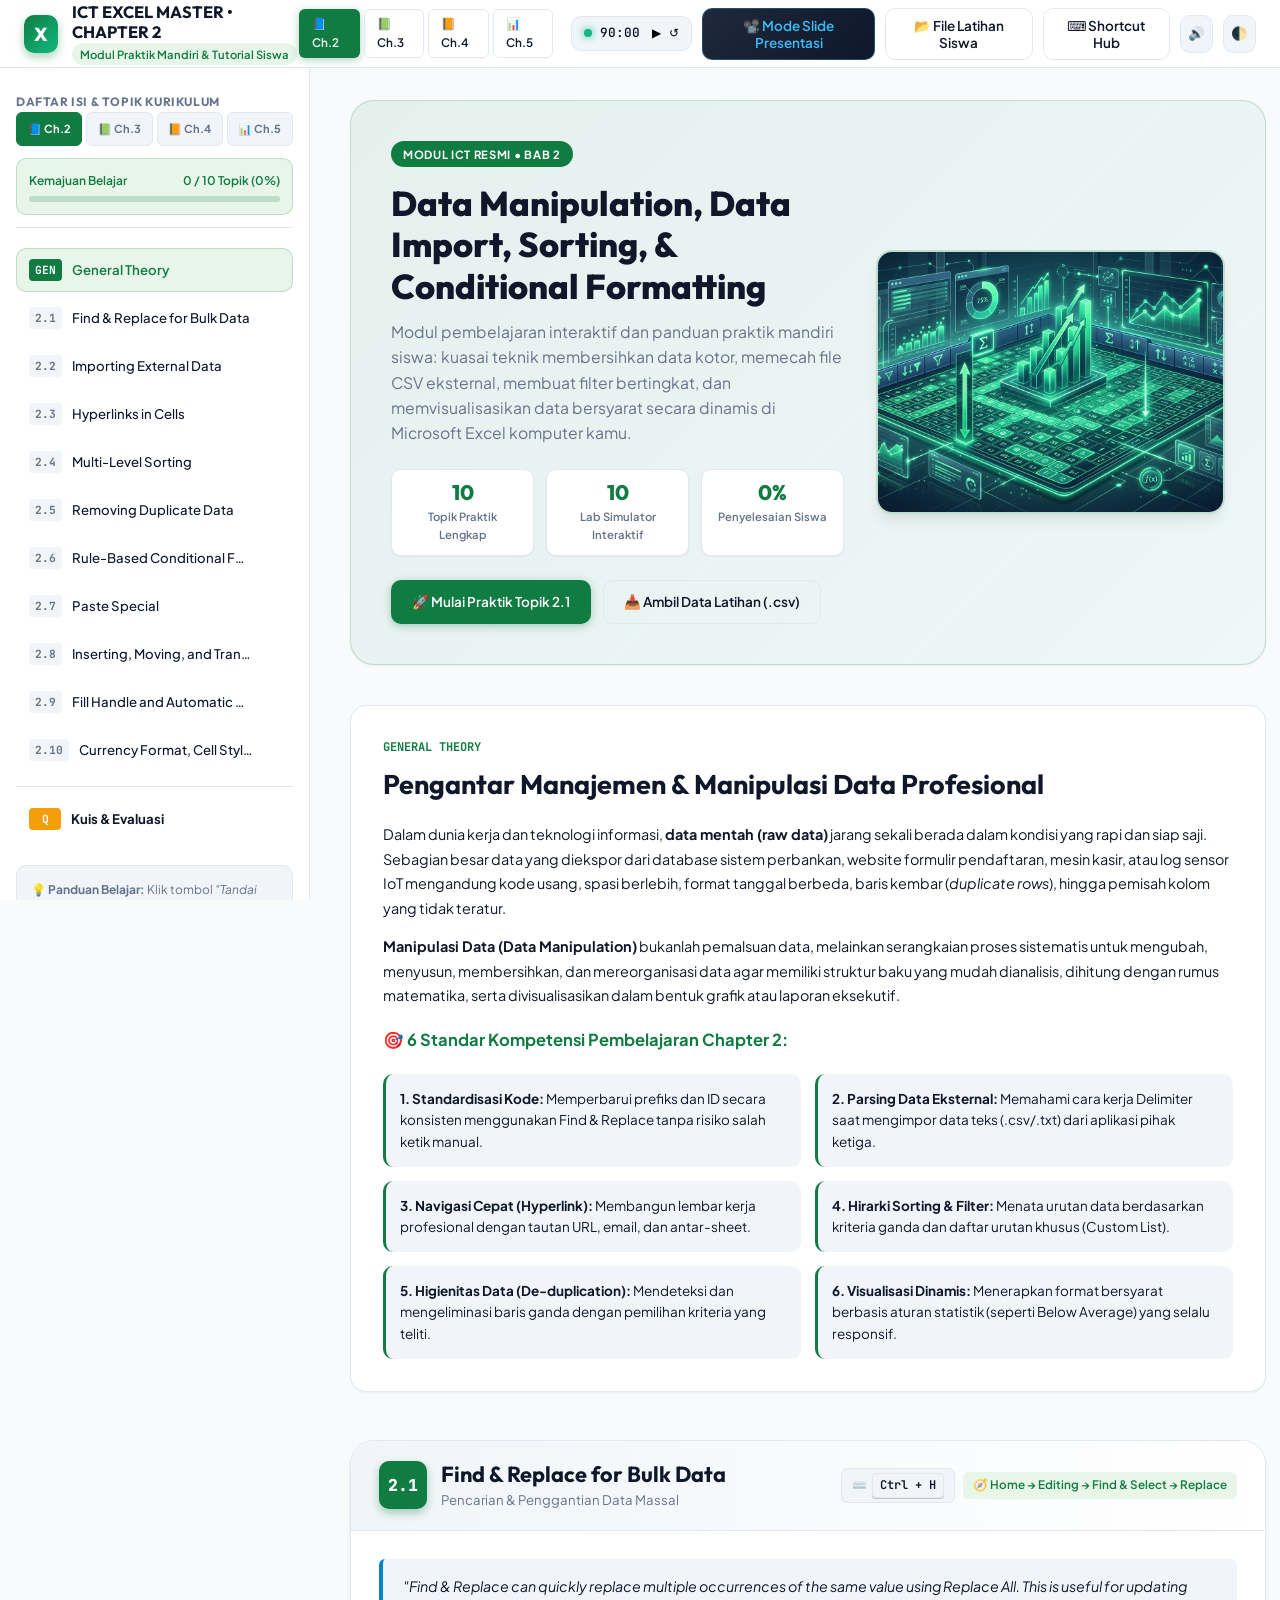
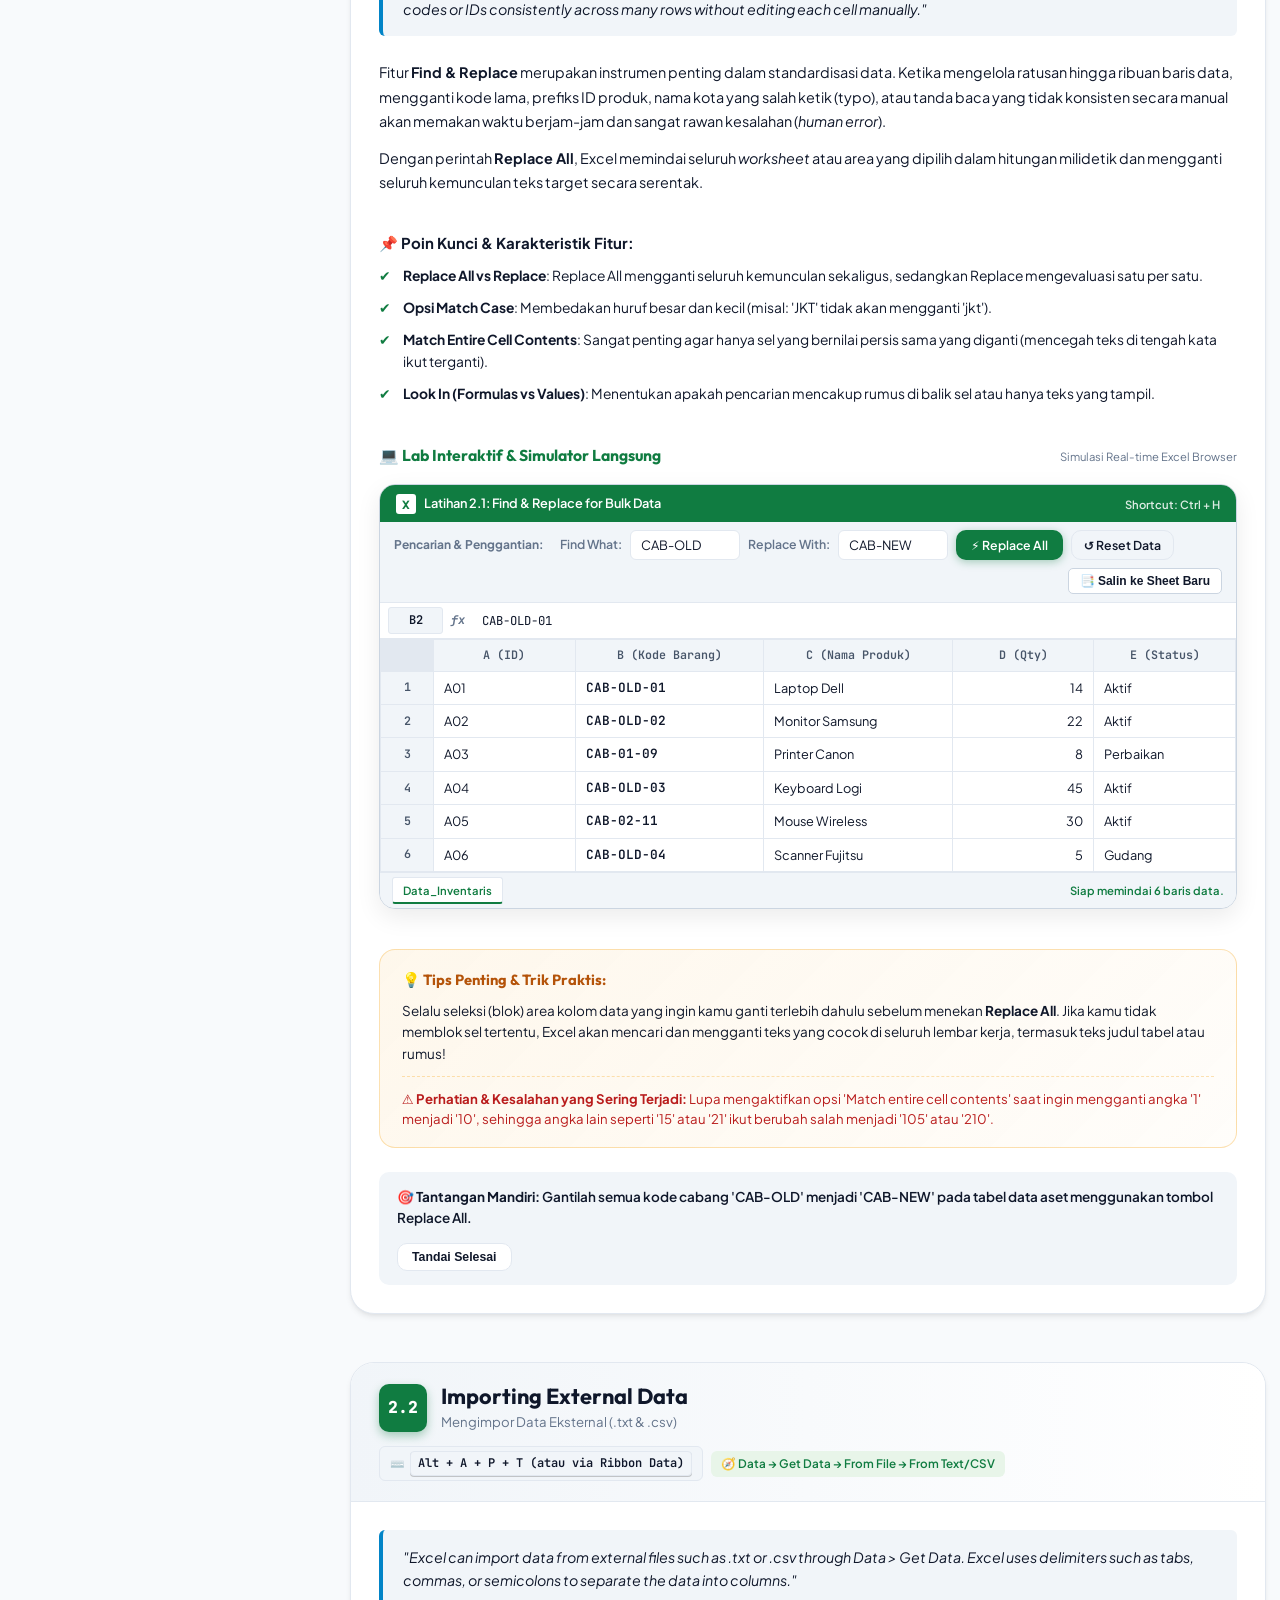
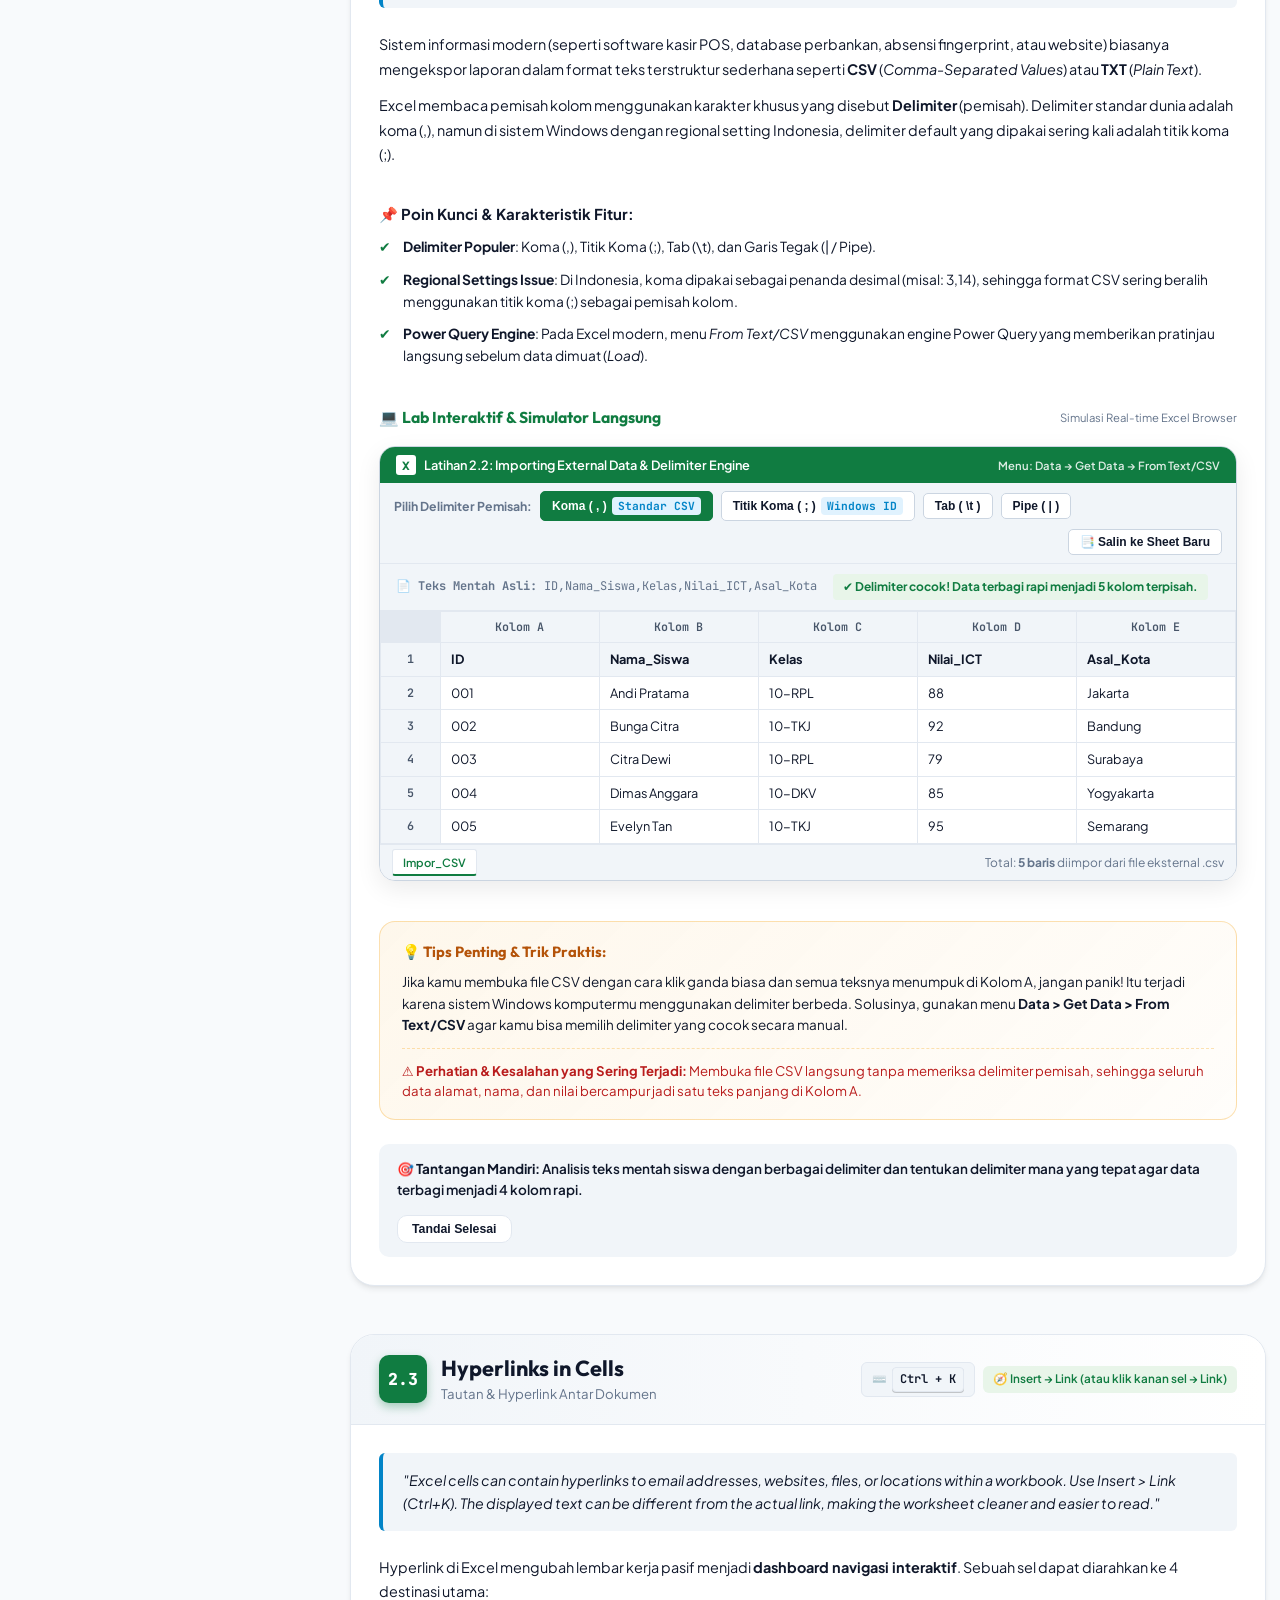
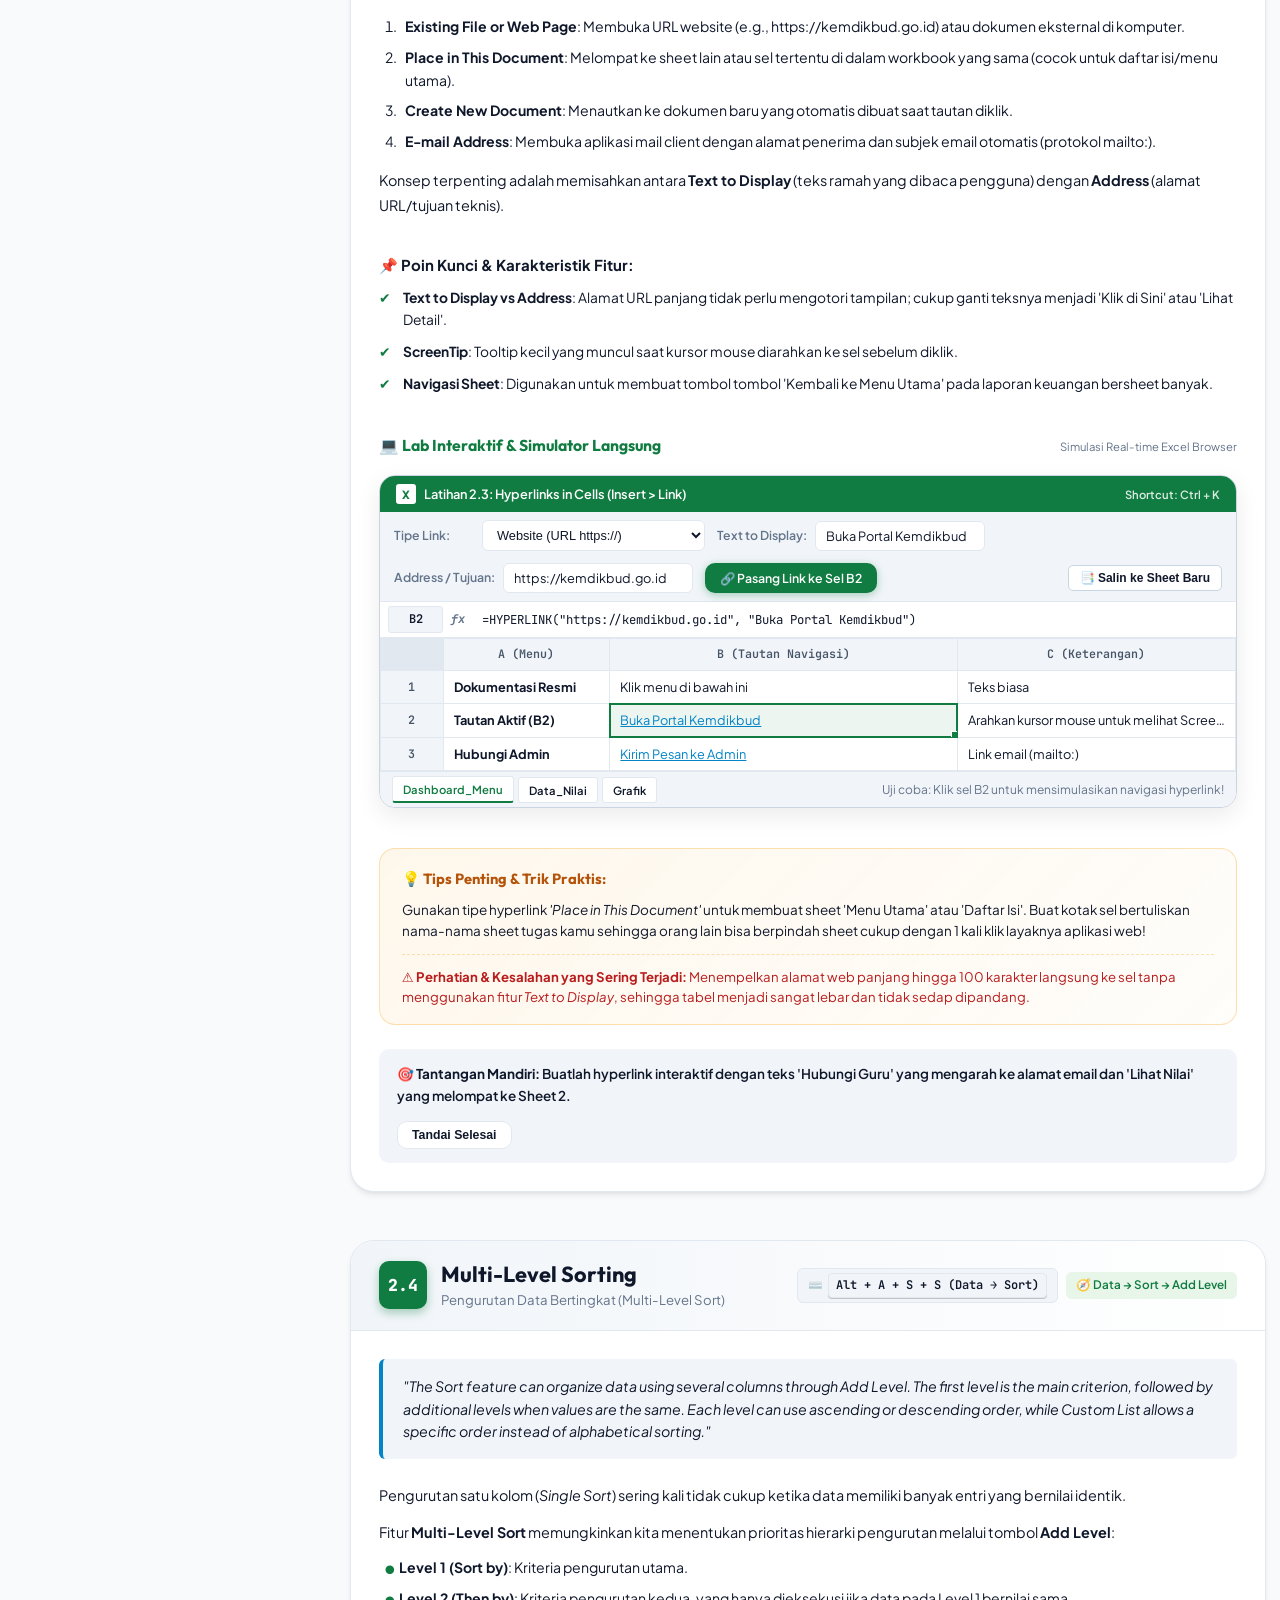
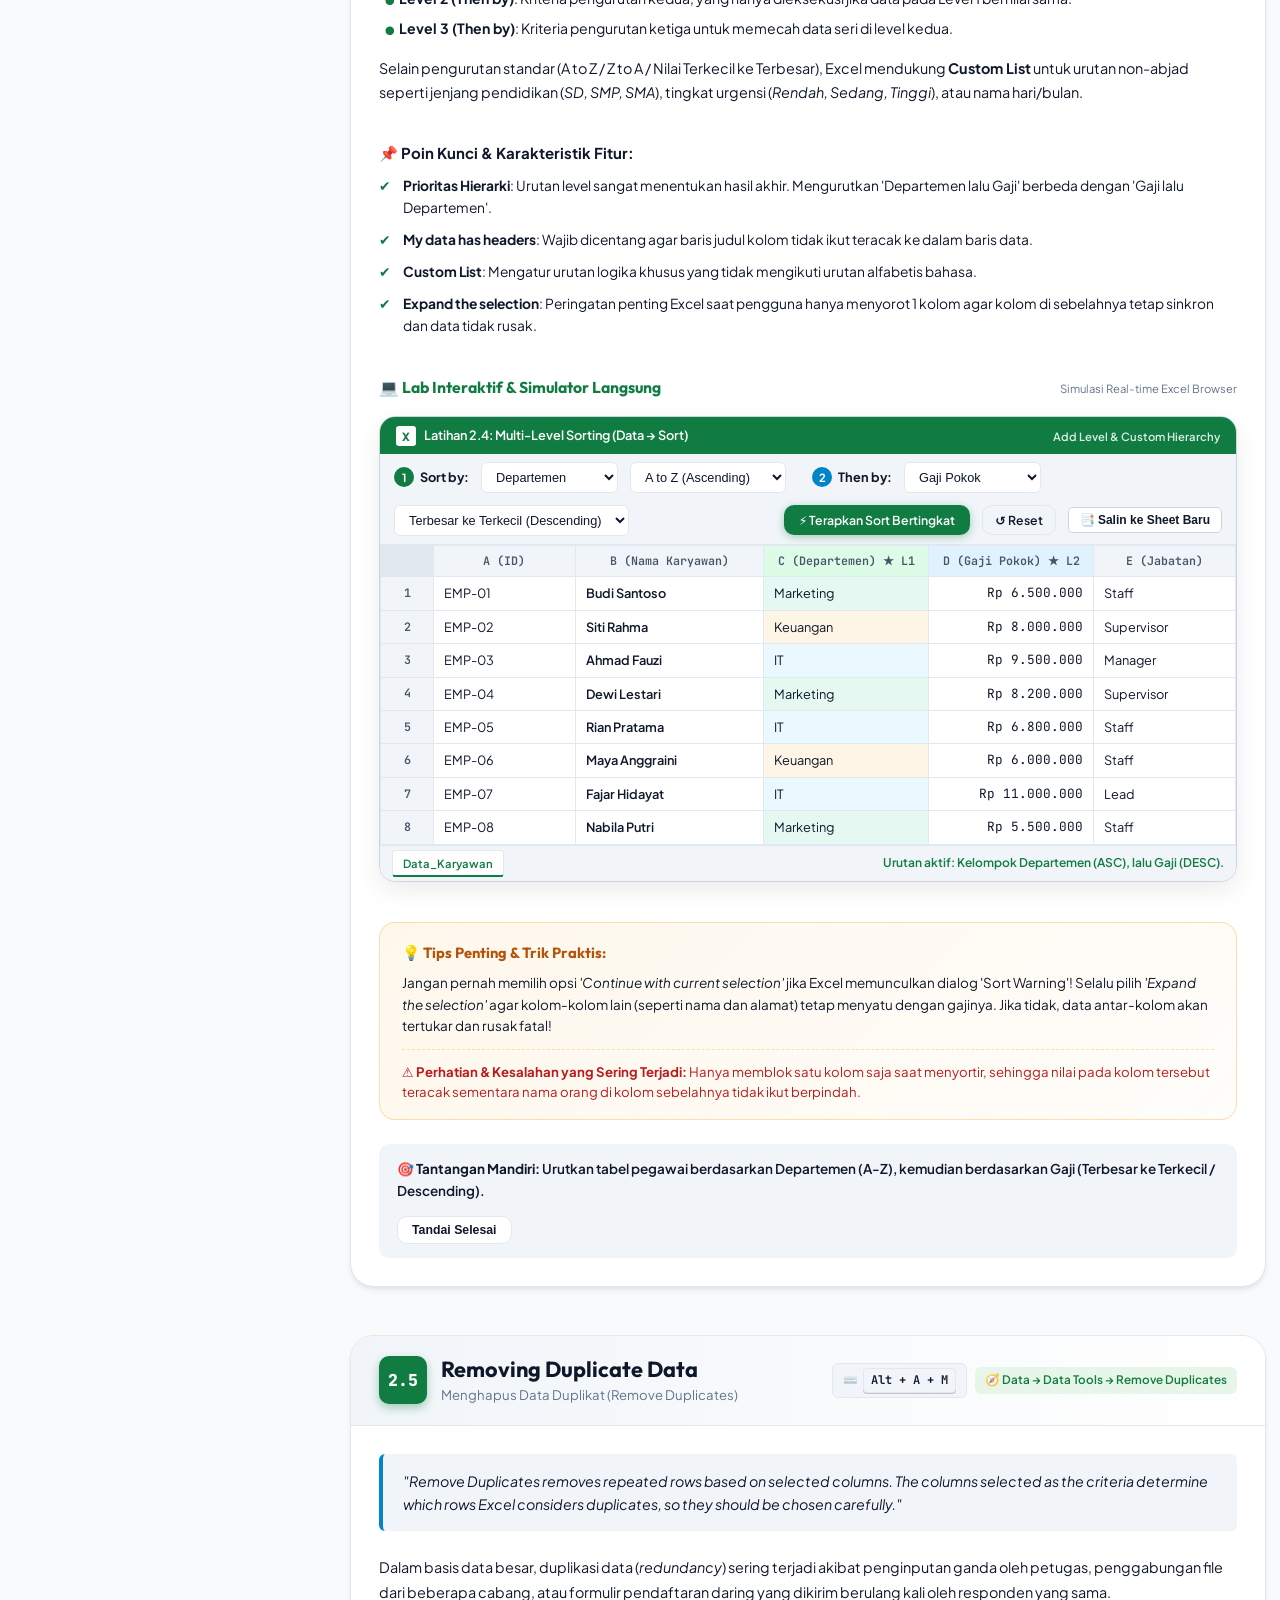
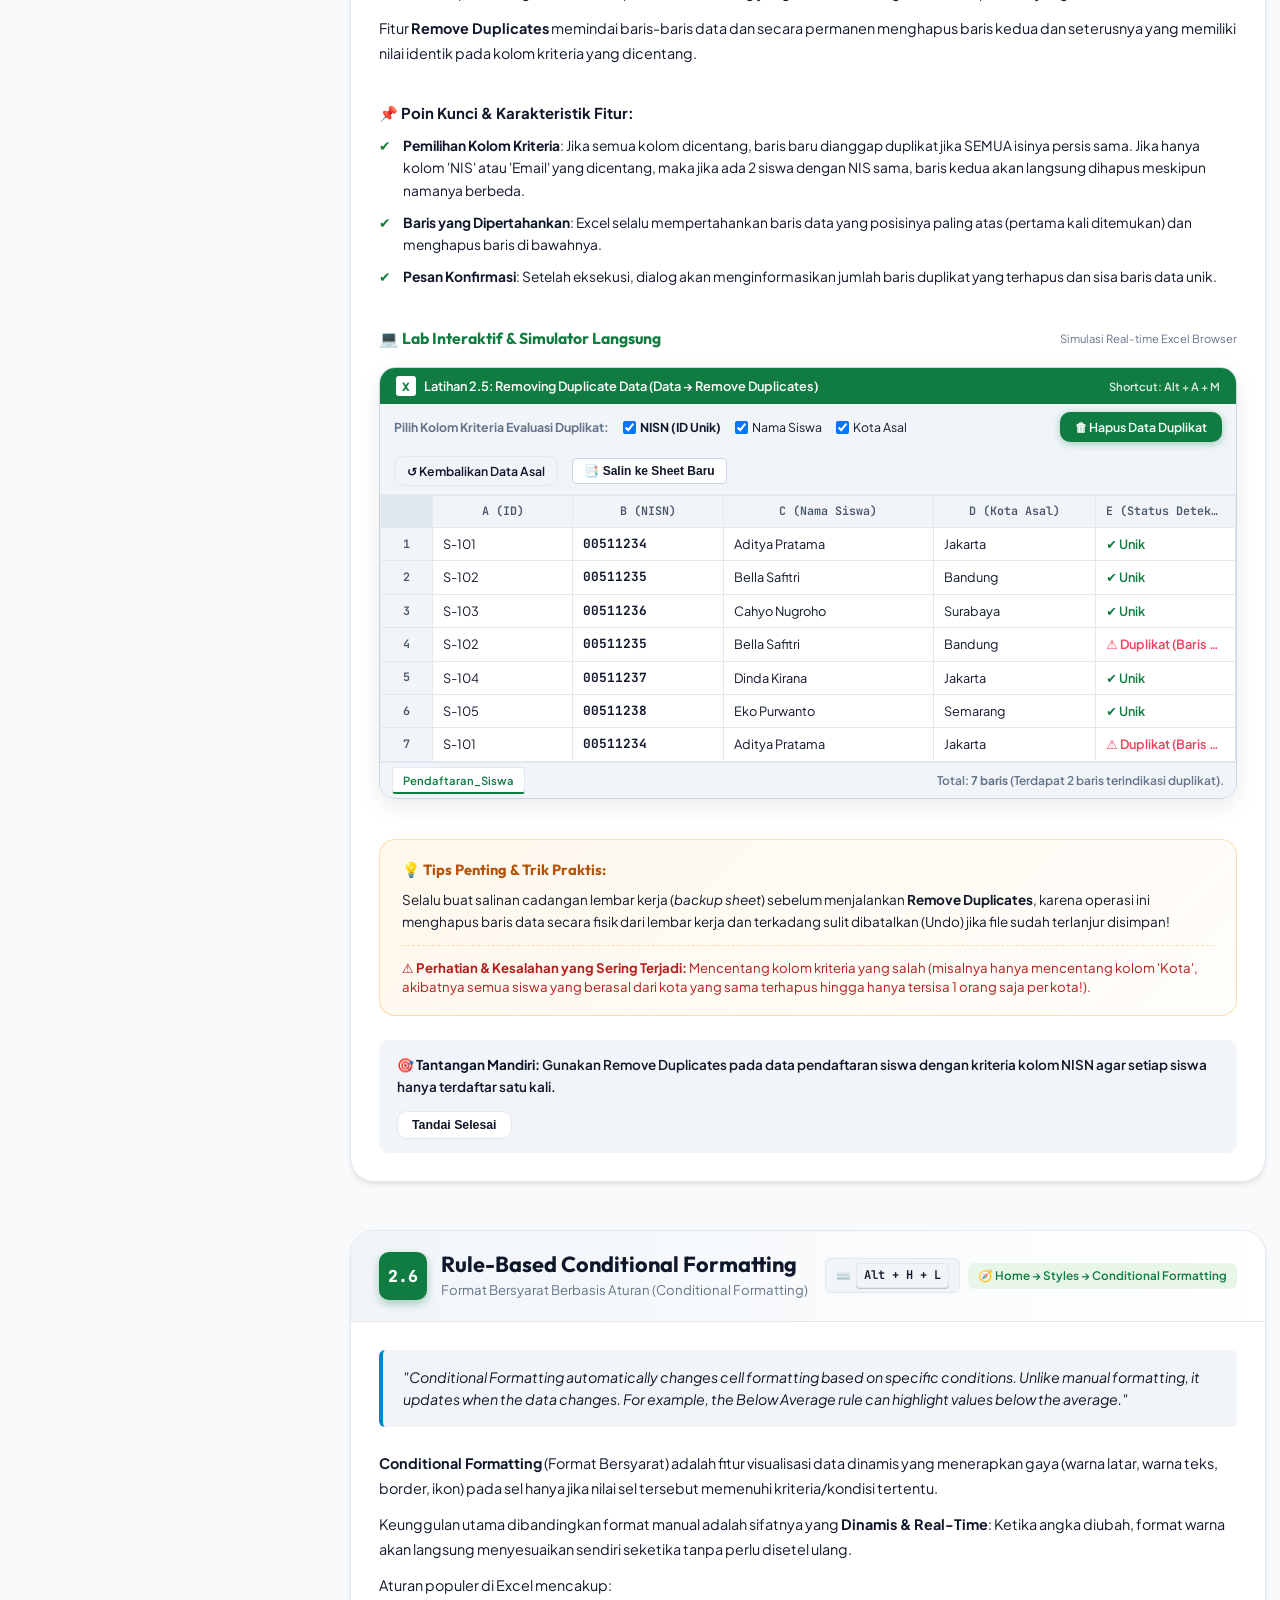
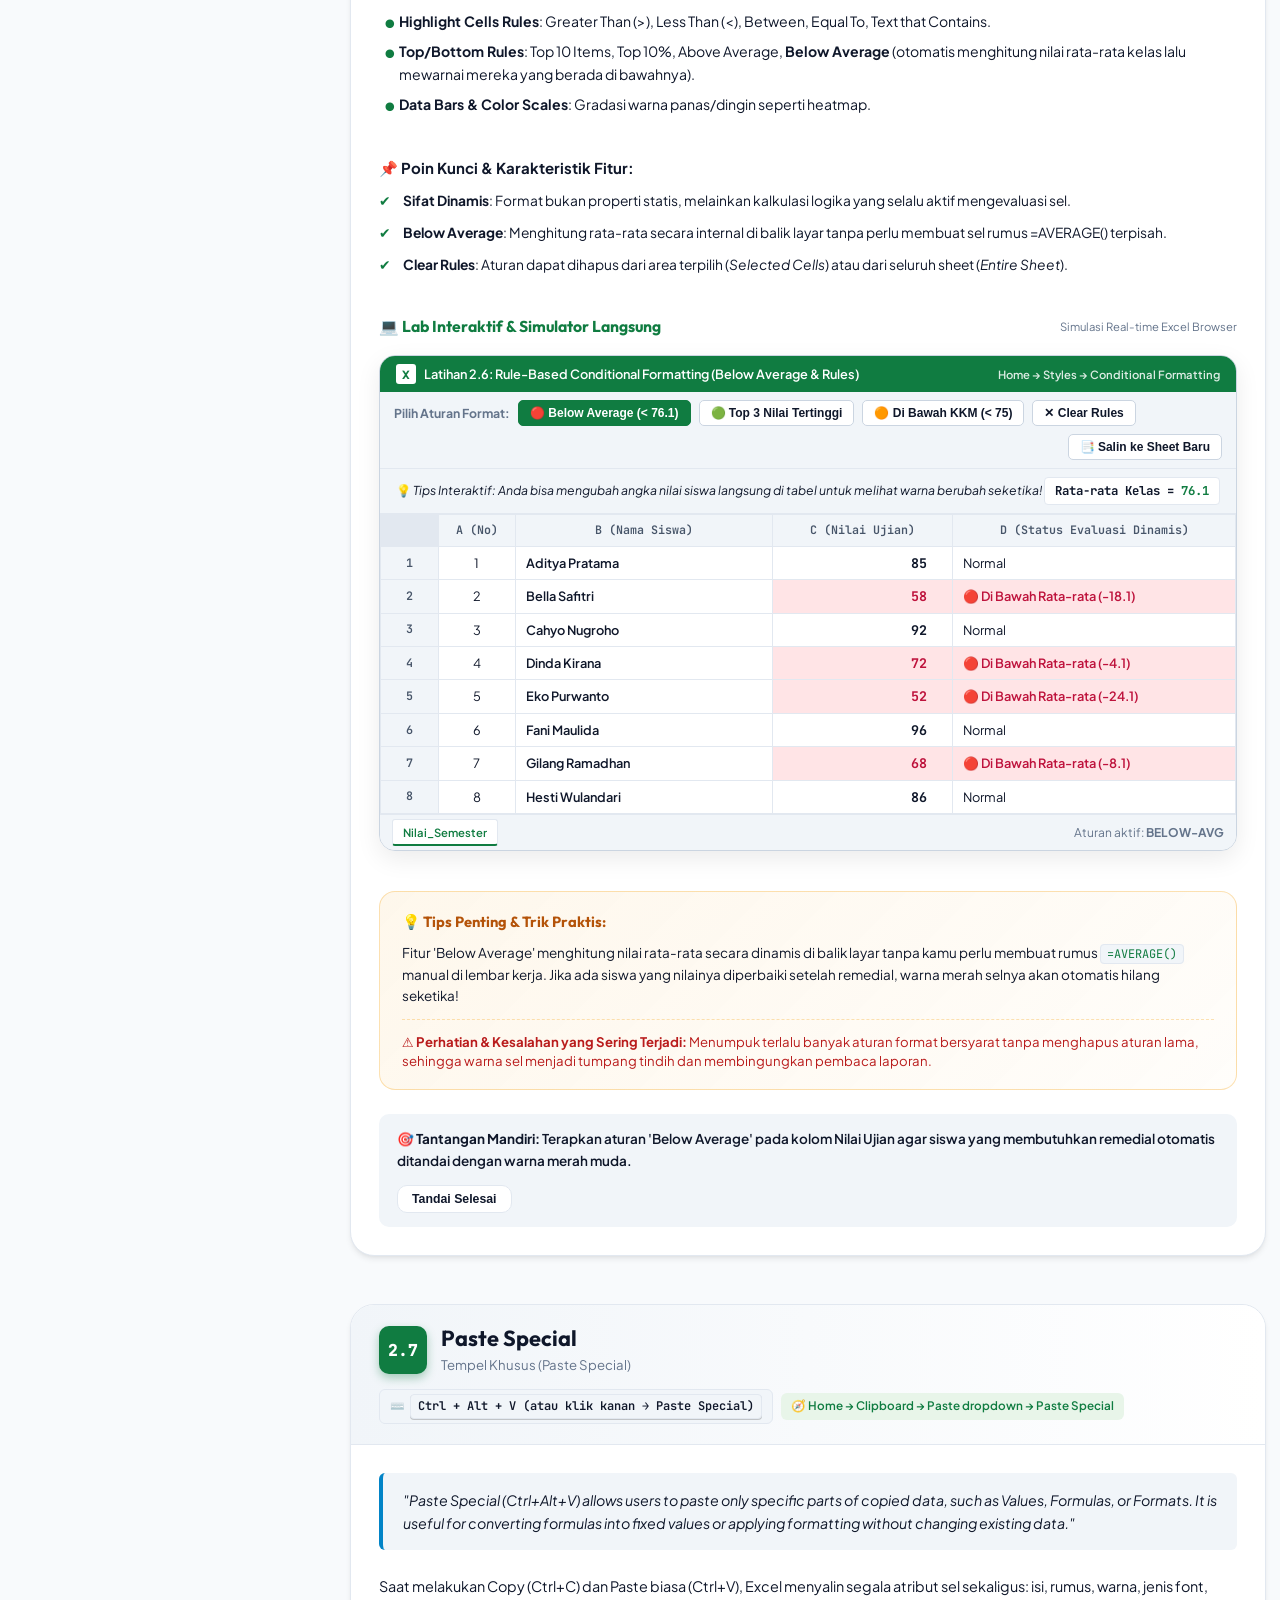
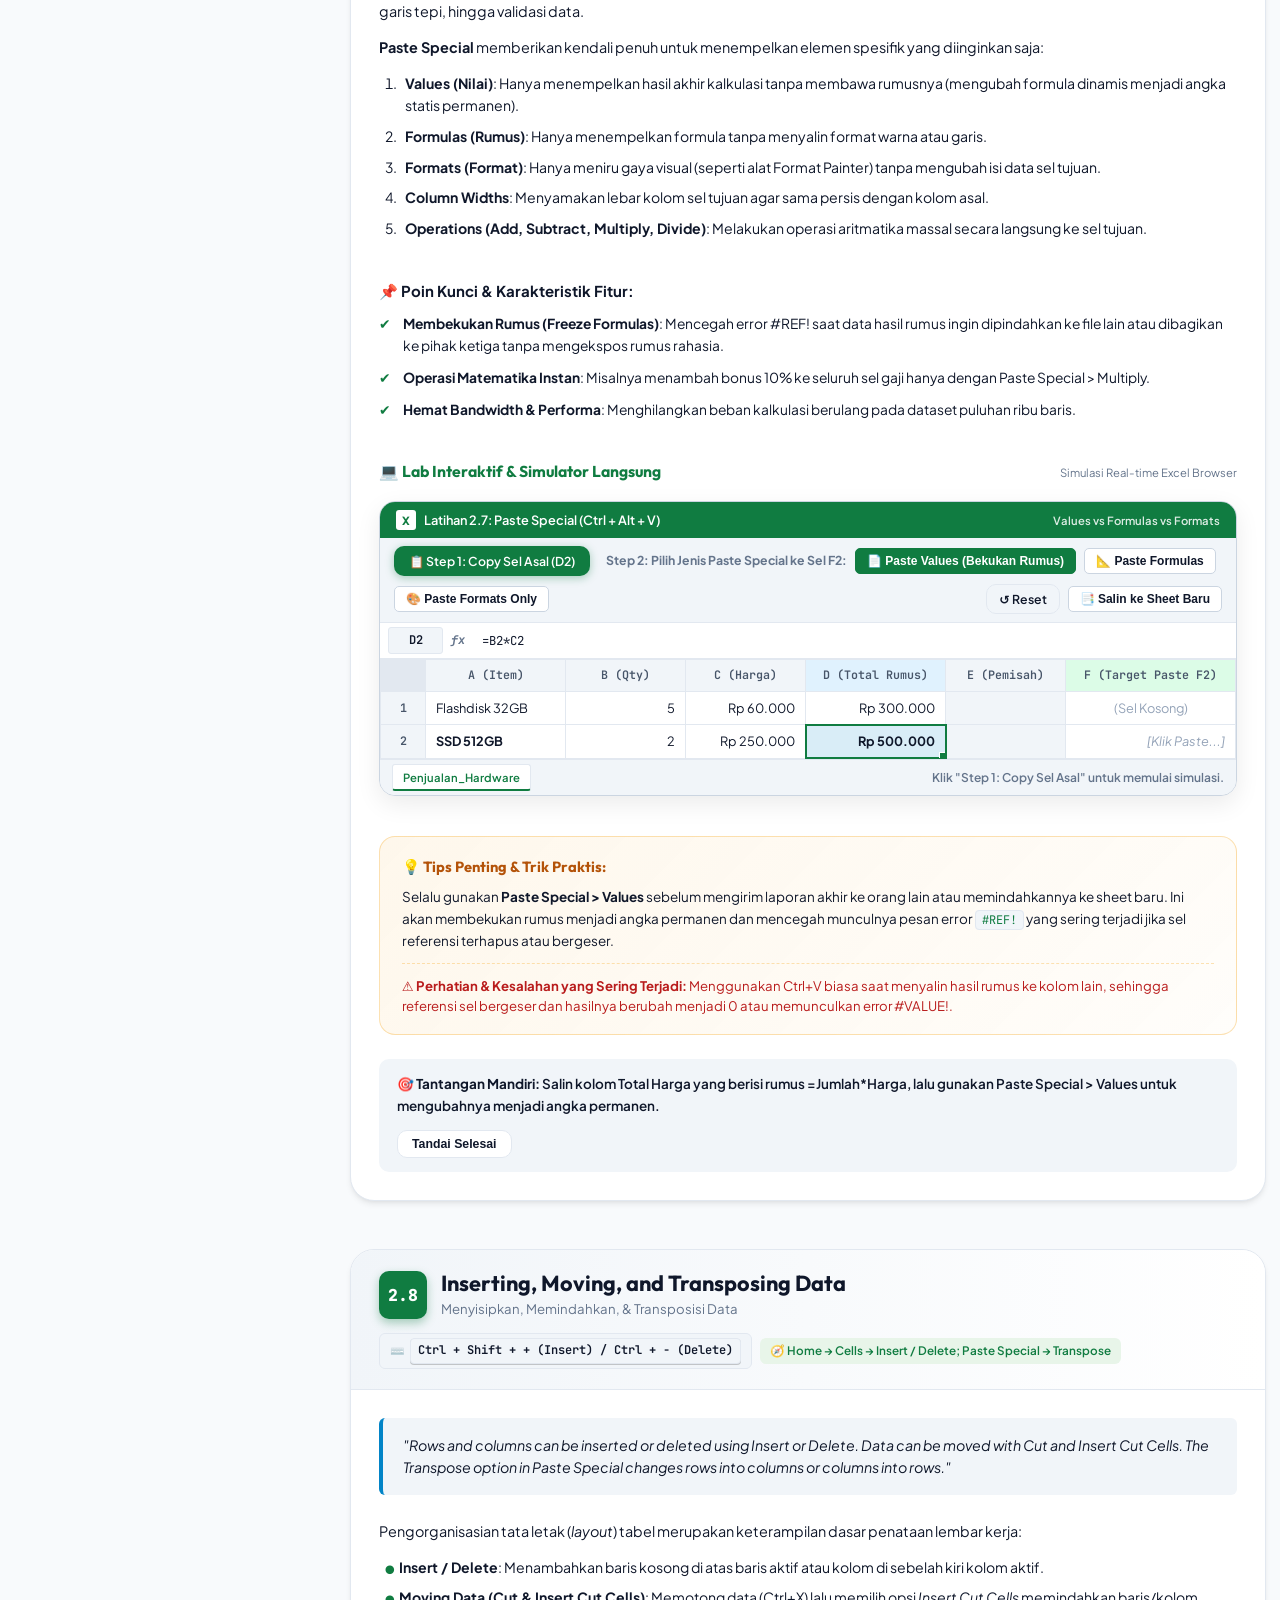
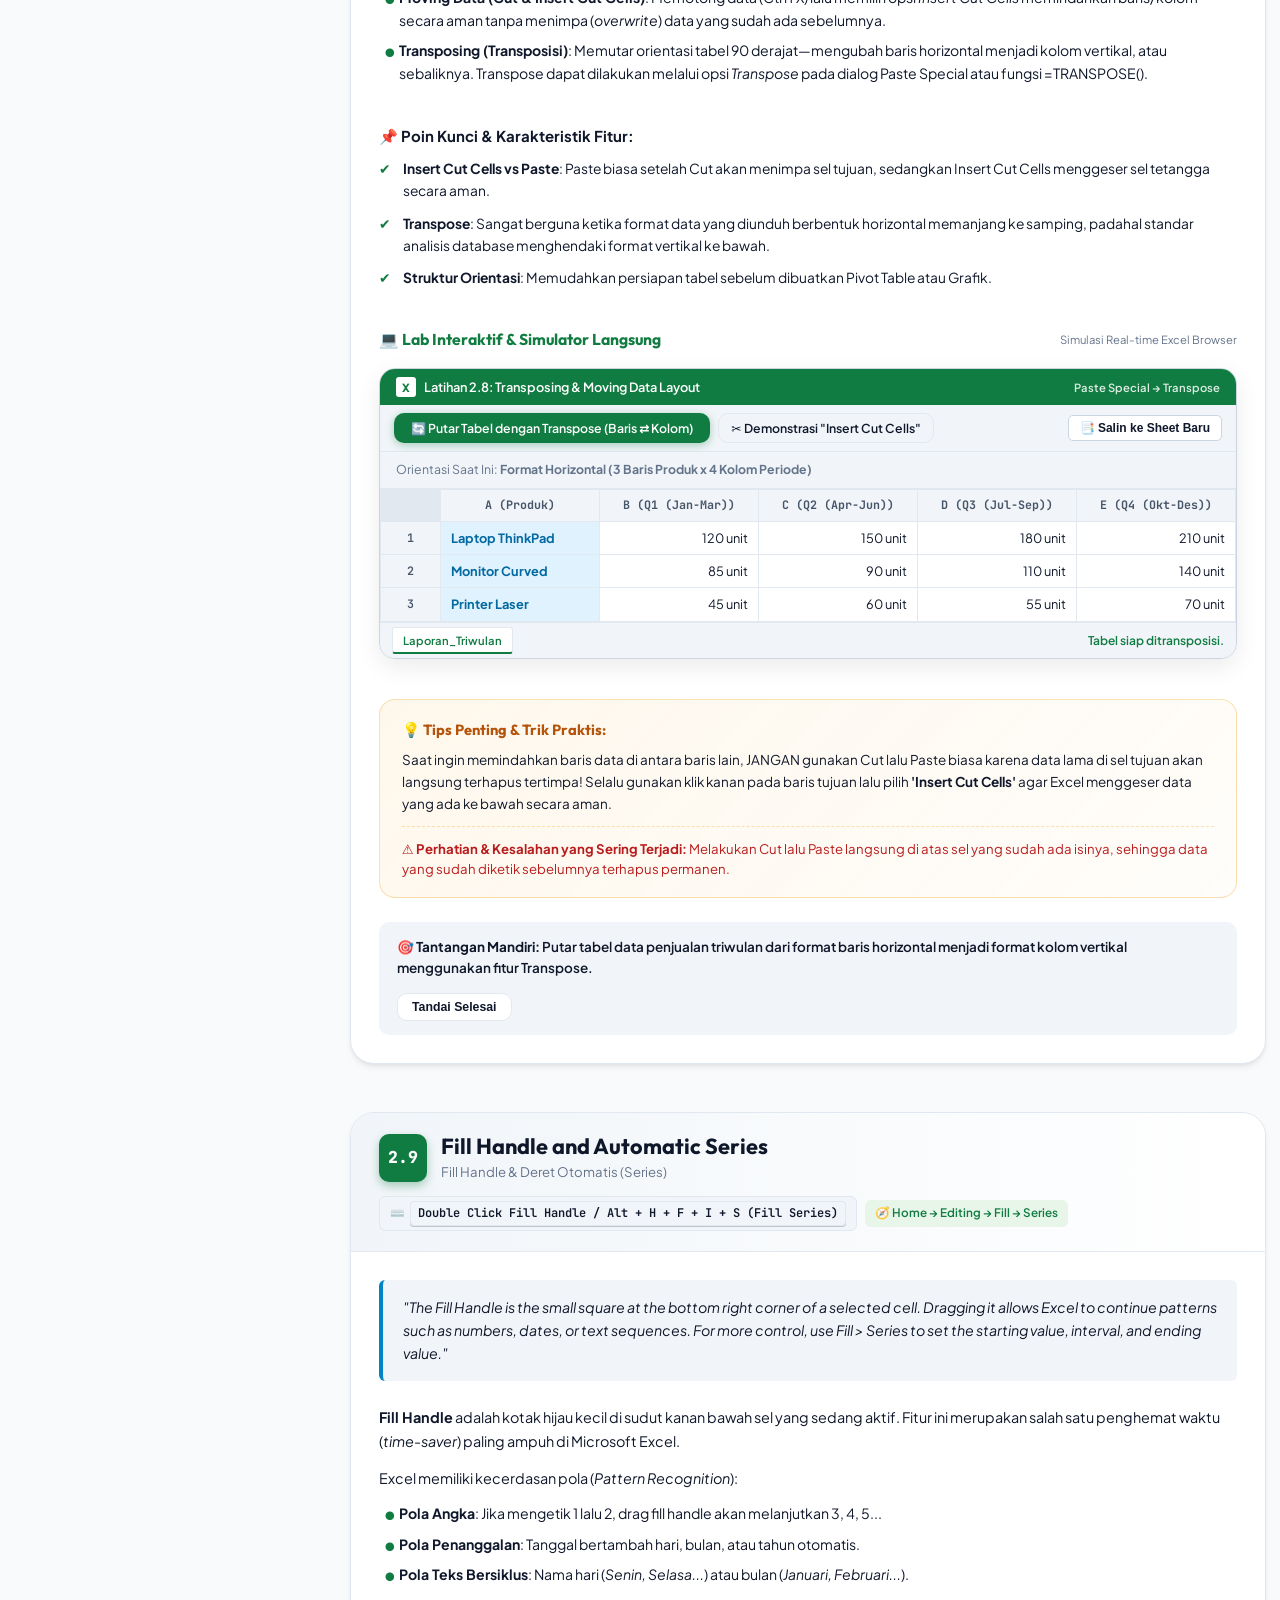
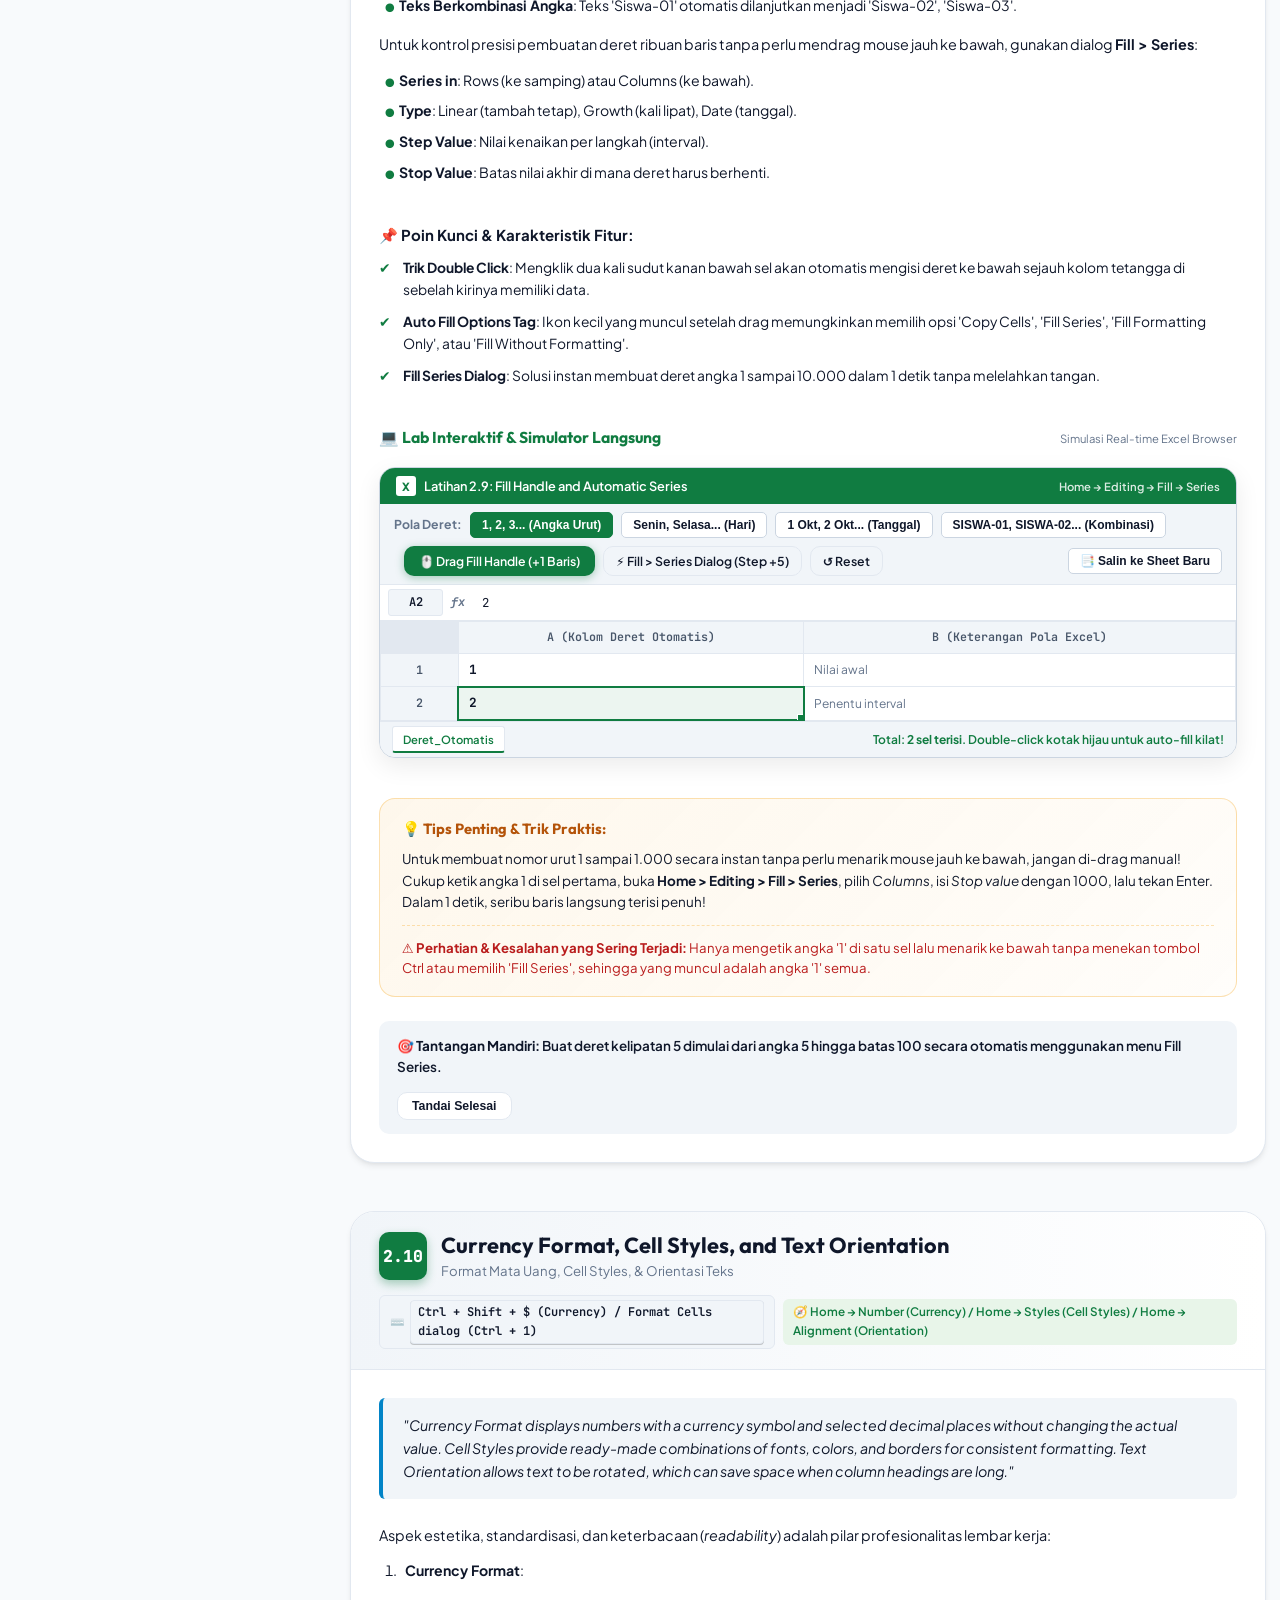
<file: index.html>
<!DOCTYPE html>
<html lang="id">

<head>
  <meta charset="UTF-8">
  <meta name="viewport" content="width=device-width, initial-scale=1.0">
  <title>Modul ICT Excel: Chapter 2 - Data Manipulation, Sorting, & Conditional Formatting</title>
  <meta name="description"
    content="Platform tutorial interaktif dan modul praktik mandiri siswa untuk Microsoft Excel Chapter 2: Manipulasi Data, Impor CSV/TXT, Multi-Level Sort, dan Conditional Formatting.">
  <meta name="keywords"
    content="Tutorial Excel, ICT Excel, Belajar Excel, Find Replace, CSV Import, Multi Level Sorting, Conditional Formatting, Paste Special, Fill Handle">

  <!-- Stylesheets -->
  <link rel="stylesheet" href="css/style.css?v=2.1">
  <link rel="stylesheet" href="css/excel-components.css?v=2.1">
</head>

<body>

  <!-- ================= TOPBAR ================= -->
  <header class="topbar">
    <div class="brand-section">
      <button class="btn-icon" id="btn-mobile-menu" aria-label="Menu">☰</button>
      <div class="brand-logo-icon">X</div>
      <div class="brand-info">
        <h1>ICT EXCEL MASTER • CHAPTER 2</h1>
        <span class="brand-badge">Modul Praktik Mandiri & Tutorial Siswa</span>
      </div>
    </div>

    <!-- Topbar Actions -->
    <div class="topbar-actions">
      <!-- Chapter Navigation -->
      <div class="chapter-nav-pills" style="display:flex; gap:4px; align-items:center; margin-right:8px;">
        <span class="btn btn-primary" style="padding:5px 12px; font-size:0.78rem; border-radius:6px; cursor:default;">
          📘 Ch.2
        </span>
        <a href="chapter3.html" class="btn btn-outline"
          style="padding:5px 12px; font-size:0.78rem; border-radius:6px; text-decoration:none;">
          📗 Ch.3
        </a>
        <a href="chapter4.html" class="btn btn-outline"
          style="padding:5px 12px; font-size:0.78rem; border-radius:6px; text-decoration:none;">
          📙 Ch.4
        </a>
        <a href="chapter5.html" class="btn btn-outline"
          style="padding:5px 12px; font-size:0.78rem; border-radius:6px; text-decoration:none;">
          📊 Ch.5
        </a>
      </div>

      <!-- Classroom Timer -->
      <div class="class-timer-badge" title="Pacing Timer Praktik Mandiri">
        <span class="timer-dot"></span>
        <span id="timer-countdown">90:00</span>
        <button id="btn-timer-toggle"
          style="background:none; border:none; cursor:pointer; font-size:0.8rem; margin-left:4px;"
          title="Mulai / Jeda Timer">▶</button>
        <button id="btn-timer-reset" style="background:none; border:none; cursor:pointer; font-size:0.8rem;"
          title="Reset Timer (90 Menit)">↺</button>
      </div>

      <!-- Slideshow Presentation Mode Button -->
      <button class="btn btn-presenter" id="btn-open-presentation" title="Buka Mode Slide Pembelajaran Layar Penuh">
        📽️ Mode Slide Presentasi
      </button>

      <!-- Practice Datasets Button -->
      <button class="btn btn-outline" id="btn-open-datasets" title="Unduh File CSV / Contoh Data Latihan">
        📂 File Latihan Siswa
      </button>

      <!-- Shortcuts Cheat Sheet Button -->
      <button class="btn btn-outline" id="btn-open-shortcuts" title="Daftar Pintasan Keyboard Excel">
        ⌨️ Shortcut Hub
      </button>

      <!-- Sound Toggle -->
      <button class="btn-icon" id="btn-toggle-sound" title="Suara Aktif">🔊</button>

      <!-- Theme Mode Toggle -->
      <button class="btn-icon" id="btn-toggle-theme" title="Ubah Mode Gelap / Terang">🌓</button>
    </div>
  </header>

  <!-- ================= APP LAYOUT ================= -->
  <div class="app-layout">

    <!-- ================= SIDEBAR ================= -->
    <aside class="sidebar" id="app-sidebar">
      <div class="sidebar-header">
        <span class="sidebar-title">Daftar Isi & Topik Kurikulum</span>

        <!-- Chapter Switcher in Sidebar -->
        <div style="display:flex; gap:4px; margin-bottom:12px;">
            <span
              style="flex:1; padding:7px 5px; border-radius:6px; text-align:center; font-size:0.74rem; font-weight:700; background:var(--excel-green); color:white; border:1px solid var(--excel-green);">
              📘 Ch.2
            </span>
              <a href="chapter3.html"
                style="flex:1; text-decoration:none; padding:7px 5px; border-radius:6px; text-align:center; font-size:0.74rem; font-weight:700; background:var(--bg-subtle); color:var(--text-muted); border:1px solid var(--border-color); transition:all 0.2s;">
                📗 Ch.3
              </a>
                <a href="chapter4.html"
                  style="flex:1; text-decoration:none; padding:7px 5px; border-radius:6px; text-align:center; font-size:0.74rem; font-weight:700; background:var(--bg-subtle); color:var(--text-muted); border:1px solid var(--border-color); transition:all 0.2s;">
                  📙 Ch.4
                </a>
                <a href="chapter5.html"
                  style="flex:1; text-decoration:none; padding:7px 5px; border-radius:6px; text-align:center; font-size:0.74rem; font-weight:700; background:var(--bg-subtle); color:var(--text-muted); border:1px solid var(--border-color); transition:all 0.2s;">
                  📊 Ch.5
                </a>
        </div>

        <div class="progress-card">
          <div class="progress-header">
            <span>Kemajuan Belajar</span>
            <span id="progress-text">0 / 10 Topik (0%)</span>
          </div>
          <div class="progress-bar-bg">
            <div class="progress-bar-fill" id="progress-bar-fill"></div>
          </div>
        </div>
      </div>

      <!-- Navigation Menu -->
      <ul class="nav-menu" id="sidebar-nav-list">
        <!-- Rendered by js/app.js -->
      </ul>

      <div
        style="margin-top:24px; padding:14px; background:var(--bg-subtle); border-radius:var(--radius-md); font-size:0.8rem; color:var(--text-muted); border:1px solid var(--border-color);">
        💡 <strong>Panduan Belajar:</strong> Klik tombol <em>"Tandai Selesai"</em> di setiap akhir topik setelah kamu
        berhasil mempraktikkan langkah-langkahnya di Microsoft Excel!
      </div>
    </aside>

    <!-- ================= MAIN CONTENT ================= -->
    <main class="main-content">

      <!-- ================= HERO SECTION ================= -->
      <section class="hero-card" id="overview">
        <div>
          <span class="hero-tag">Modul ICT Resmi • Bab 2</span>
          <h1 class="hero-title">
            Data Manipulation, Data Import, Sorting, & Conditional Formatting
          </h1>
          <p class="hero-subtitle">
            Modul pembelajaran interaktif dan panduan praktik mandiri siswa: kuasai teknik membersihkan data kotor,
            memecah file CSV eksternal, membuat filter bertingkat, dan memvisualisasikan data bersyarat secara dinamis
            di Microsoft Excel komputer kamu.
          </p>

          <div class="hero-meta-grid">
            <div class="hero-stat-pill">
              <div class="hero-stat-num">10</div>
              <div class="hero-stat-label">Topik Praktik Lengkap</div>
            </div>
            <div class="hero-stat-pill">
              <div class="hero-stat-num">10</div>
              <div class="hero-stat-label">Lab Simulator Interaktif</div>
            </div>
            <div class="hero-stat-pill">
              <div class="hero-stat-num" id="hero-stat-progress">0%</div>
              <div class="hero-stat-label">Penyelesaian Siswa</div>
            </div>
          </div>

          <div style="display:flex; gap:12px; flex-wrap:wrap;">
            <a href="#topic-2-1" class="btn btn-primary" style="padding:10px 20px;">
              🚀 Mulai Praktik Topik 2.1
            </a>
            <button class="btn btn-outline" onclick="App.openModal('datasets-modal')" style="padding:10px 20px;">
              📥 Ambil Data Latihan (.csv)
            </button>
          </div>
        </div>

        <div class="hero-banner-frame">
          <img src="assets/hero-banner.jpg" alt="Excel Data Analytics Dashboard Illustration" class="hero-banner-img">
        </div>
      </section>

      <!-- ================= GENERAL THEORY ================= -->
      <section class="general-theory-card">
        <span class="section-eyebrow">General Theory</span>
        <h2 class="section-heading">Pengantar Manajemen & Manipulasi Data Profesional</h2>
        <p style="font-size:0.96rem; line-height:1.7; color:var(--text-main); margin-bottom:14px;">
          Dalam dunia kerja dan teknologi informasi, <strong>data mentah (raw data)</strong> jarang sekali berada dalam
          kondisi yang rapi dan siap saji. Sebagian besar data yang diekspor dari database sistem perbankan, website
          formulir pendaftaran, mesin kasir, atau log sensor IoT mengandung kode usang, spasi berlebih, format tanggal
          berbeda, baris kembar (<em>duplicate rows</em>), hingga pemisah kolom yang tidak teratur.
        </p>
        <p style="font-size:0.96rem; line-height:1.7; color:var(--text-main); margin-bottom:20px;">
          <strong>Manipulasi Data (Data Manipulation)</strong> bukanlah pemalsuan data, melainkan serangkaian proses
          sistematis untuk mengubah, menyusun, membersihkan, dan mereorganisasi data agar memiliki struktur baku yang
          mudah dianalisis, dihitung dengan rumus matematika, serta divisualisasikan dalam bentuk grafik atau laporan
          eksekutif.
        </p>

        <h3 style="font-size:1.1rem; font-weight:700; color:var(--excel-green); margin-bottom:12px;">
          🎯 6 Standar Kompetensi Pembelajaran Chapter 2:
        </h3>
        <div class="competencies-grid">
          <div class="competency-item">
            <span><strong>1. Standardisasi Kode:</strong> Memperbarui prefiks dan ID secara konsisten menggunakan Find &
              Replace tanpa risiko salah ketik manual.</span>
          </div>
          <div class="competency-item">
            <span><strong>2. Parsing Data Eksternal:</strong> Memahami cara kerja Delimiter saat mengimpor data teks
              (.csv/.txt) dari aplikasi pihak ketiga.</span>
          </div>
          <div class="competency-item">
            <span><strong>3. Navigasi Cepat (Hyperlink):</strong> Membangun lembar kerja profesional dengan tautan URL,
              email, dan antar-sheet.</span>
          </div>
          <div class="competency-item">
            <span><strong>4. Hirarki Sorting & Filter:</strong> Menata urutan data berdasarkan kriteria ganda dan daftar
              urutan khusus (Custom List).</span>
          </div>
          <div class="competency-item">
            <span><strong>5. Higienitas Data (De-duplication):</strong> Mendeteksi dan mengeliminasi baris ganda dengan
              pemilihan kriteria yang teliti.</span>
          </div>
          <div class="competency-item">
            <span><strong>6. Visualisasi Dinamis:</strong> Menerapkan format bersyarat berbasis aturan statistik
              (seperti Below Average) yang selalu responsif.</span>
          </div>
        </div>
      </section>

      <!-- ================= 10 TOPICS CONTAINER ================= -->
      <section class="topic-container" id="topics-render-container">
        <!-- Injected dynamically by js/app.js:
             Topic 2.1 to Topic 2.10 with theory, labs, teacher pedagogy, and challenges -->
      </section>

      <!-- ================= QUIZ & EVALUATION SECTION ================= -->
      <section class="quiz-section" id="quiz-section">
        <div class="quiz-header">
          <span class="section-eyebrow">Evaluasi Formatif</span>
          <h2 class="section-heading" style="font-size:2.1rem;">Kuis Evaluasi Pemahaman Siswa</h2>
          <p style="color:var(--text-muted); font-size:1rem;">
            Uji pemahaman komprehensif Anda mengenai 10 topik Chapter 2. Setiap soal berbasis studi kasus nyata yang
            sering ditemui di dunia administrasi dan pengolahan data.
          </p>
        </div>

        <!-- Live Quiz Progress Bar -->
        <div class="quiz-progress-banner" id="quiz-progress-banner">
          <div class="quiz-progress-meta">
            <span id="quiz-progress-text">Progres Pengerjaan: 0 / 10 Soal Terjawab (0%)</span>
            <span id="quiz-badge-status"
              style="font-size:0.8rem; font-weight:700; color:var(--text-muted); background:var(--bg-surface); padding:3px 10px; border-radius:999px; border:1px solid var(--border-color);">Status:
              Belum Dikumpulkan</span>
          </div>
          <div class="quiz-progress-track">
            <div class="quiz-progress-fill" id="quiz-progress-fill"></div>
          </div>
        </div>

        <div id="quiz-questions-list">
          <!-- Injected dynamically by js/app.js -->
        </div>

        <div style="display:flex; justify-content:center; gap:16px; margin-top:28px;">
          <button class="btn btn-primary" id="btn-submit-quiz" style="padding:12px 28px; font-size:1rem;">
            📝 Kumpulkan Jawaban & Hitung Skor
          </button>
          <button class="btn btn-outline" id="btn-reset-quiz" style="padding:12px 20px;">
            ↺ Reset Ulang Soal
          </button>
        </div>
      </section>

      <!-- ================= FOOTER ================= -->
      <footer
        style="margin-top:80px; padding-top:24px; border-top:1px solid var(--border-color); text-align:center; color:var(--text-muted); font-size:0.85rem;">
        <p><strong>Modul Pembelajaran ICT - Microsoft Excel Chapter 2</strong></p>
        <p style="margin-top:4px;">Dirancang khusus sebagai Modul Interaktif dan Panduan Praktik Mandiri Siswa.</p>
        <p style="margin-top:8px; display:flex; justify-content:center; gap:16px;">
          <a href="chapter3.html" style="color:var(--excel-green); text-decoration:none; font-weight:600;">Lanjut ke
            Chapter 3 →</a>
          <span>•</span>
          <a href="chapter4.html" style="color:#d97706; text-decoration:none; font-weight:600;">Lanjut ke Chapter 4:
            Formulas & Functions →</a>
        </p>
      </footer>

    </main>
  </div>

  <!-- ================= MODAL: SHORTCUTS CHEAT SHEET ================= -->
  <div class="modal-overlay" id="shortcuts-modal">
    <div class="modal-box">
      <div class="modal-header">
        <h3 class="modal-title">⌨️ Pintasan Keyboard Penting (Excel Shortcuts Chapter 2)</h3>
        <button class="btn-icon modal-close-btn">&times;</button>
      </div>
      <div class="modal-body">
        <p style="font-size:0.9rem; color:var(--text-muted); margin-bottom:16px;">
          Menguasai pintasan keyboard mempercepat pekerjaan manipulasi data hingga 5x lipat:
        </p>
        <table class="shortcut-table">
          <thead>
            <tr>
              <th>Fitur / Aksi</th>
              <th>Pintasan Windows</th>
              <th>Fungsi Utama</th>
            </tr>
          </thead>
          <tbody>
            <tr>
              <td><strong>Find & Replace</strong></td>
              <td><kbd>Ctrl</kbd> + <kbd>H</kbd></td>
              <td>Membuka dialog Replace untuk mengganti teks secara massal</td>
            </tr>
            <tr>
              <td><strong>Insert Hyperlink</strong></td>
              <td><kbd>Ctrl</kbd> + <kbd>K</kbd></td>
              <td>Menyisipkan tautan web, email, atau navigasi sheet ke sel aktif</td>
            </tr>
            <tr>
              <td><strong>Paste Special</strong></td>
              <td><kbd>Ctrl</kbd> + <kbd>Alt</kbd> + <kbd>V</kbd></td>
              <td>Menempelkan Values, Formulas, Formats, atau Transpose</td>
            </tr>
            <tr>
              <td><strong>Format Currency</strong></td>
              <td><kbd>Ctrl</kbd> + <kbd>Shift</kbd> + <kbd>$</kbd></td>
              <td>Menerapkan format mata uang langsung ke sel numerik</td>
            </tr>
            <tr>
              <td><strong>Insert Baris/Kolom</strong></td>
              <td><kbd>Ctrl</kbd> + <kbd>Shift</kbd> + <kbd>+</kbd></td>
              <td>Menyisipkan baris atau kolom kosong baru</td>
            </tr>
            <tr>
              <td><strong>Delete Baris/Kolom</strong></td>
              <td><kbd>Ctrl</kbd> + <kbd>-</kbd></td>
              <td>Menghapus baris atau kolom yang sedang dipilih</td>
            </tr>
            <tr>
              <td><strong>Buka Dialog Format Cells</strong></td>
              <td><kbd>Ctrl</kbd> + <kbd>1</kbd></td>
              <td>Mengatur Number, Alignment, Font, Border, dan Fill sel</td>
            </tr>
            <tr>
              <td><strong>Remove Duplicates</strong></td>
              <td><kbd>Alt</kbd> + <kbd>A</kbd> + <kbd>M</kbd></td>
              <td>Akses cepat ribbon menu Data &gt; Remove Duplicates</td>
            </tr>
            <tr>
              <td><strong>Conditional Formatting</strong></td>
              <td><kbd>Alt</kbd> + <kbd>H</kbd> + <kbd>L</kbd></td>
              <td>Akses cepat menu Home &gt; Conditional Formatting</td>
            </tr>
            <tr>
              <td><strong>Flash Fill</strong></td>
              <td><kbd>Ctrl</kbd> + <kbd>E</kbd></td>
              <td>Meneruskan pola ekstraksi teks otomatis secara pintar</td>
            </tr>
          </tbody>
        </table>
      </div>
    </div>
  </div>

  <!-- ================= MODAL: PRACTICE DATASETS ================= -->
  <div class="modal-overlay" id="datasets-modal">
    <div class="modal-box">
      <div class="modal-header">
        <h3 class="modal-title">📂 Bank Data Latihan Siswa (Practice Datasets)</h3>
        <button class="btn-icon modal-close-btn">&times;</button>
      </div>
      <div class="modal-body">
        <p style="font-size:0.9rem; color:var(--text-muted); margin-bottom:16px;">
          Gunakan dataset siap pakai berikut untuk latihan di Microsoft Excel desktop atau tugas kelas:
        </p>
        <div id="datasets-list-container">
          <!-- Injected dynamically by js/app.js -->
        </div>
      </div>
    </div>
  </div>

  <!-- ================= MODAL: QUIZ RESULT ================= -->
  <div class="modal-overlay" id="quiz-result-modal">
    <div class="modal-box" id="quiz-result-modal-box">
      <!-- Injected dynamically by js/app.js -->
    </div>
  </div>

  <!-- ================= MODAL: COPY SUCCESS & EXCEL PASTE GUIDE ================= -->
  <div class="modal-overlay" id="copy-success-modal">
    <div class="modal-box" style="max-width: 600px;">
      <div class="modal-header">
        <h3 class="modal-title" style="color:var(--excel-green); display:flex; align-items:center; gap:8px;">
          <span>📋</span> Tabel & Desain Siap Ditempel ke Excel!
        </h3>
        <button class="btn-icon modal-close-btn">&times;</button>
      </div>
      <div class="modal-body" id="copy-success-modal-body">
        <!-- Injected dynamically by js/app.js -->
      </div>
    </div>
  </div>

  <!-- ================= TEACHER PRESENTATION OVERLAY ================= -->
  <div id="presentation-overlay">
    <!-- Pres Topbar -->
    <div class="pres-topbar">
      <div style="display:flex; align-items:center; gap:12px;">
        <span style="font-weight:800; font-family:var(--font-heading); color:#38bdf8;">📽️ MODE SLIDE
          PEMBELAJARAN</span>
        <span style="font-size:0.8rem; background:#1e293b; color:#94a3b8; padding:3px 10px; border-radius:4px;">
          Gunakan Tombol Panah [ ← / → ] atau Space
        </span>
      </div>

      <div style="display:flex; align-items:center; gap:12px;">
        <button class="btn btn-outline" id="btn-pres-laser"
          style="padding:6px 14px; font-size:0.82rem; border-color:#334155; color:#f8fafc;"
          title="Nyalakan Laser Pointer Virtual (Tekan L)">
          🔴 Laser Pointer (L)
        </button>
        <button class="btn btn-outline" id="btn-pres-close"
          style="padding:6px 14px; font-size:0.82rem; border-color:#334155; color:#f8fafc;">
          ✕ Tutup Presentasi (Esc)
        </button>
      </div>
    </div>

    <!-- Pres Slide Viewport -->
    <div class="pres-slide-viewport">
      <div id="pres-slide-render">
        <!-- Injected by js/presentation-mode.js -->
      </div>
    </div>

    <!-- Pres Footer Navigation -->
    <div class="pres-footer-bar">
      <button class="btn btn-outline" id="btn-pres-prev" style="color:white; border-color:#334155;">
        ← Slide Sebelumnya
      </button>

      <div id="pres-slide-counter"
        style="font-family:var(--font-mono); font-size:1.05rem; font-weight:700; color:#38bdf8;">
        1 / 13
      </div>

      <button class="btn btn-primary" id="btn-pres-next" style="background:#0284c7; border-color:#0284c7;">
        Slide Berikutnya →
      </button>
    </div>
  </div>

  <!-- Virtual Laser Pointer Element -->
  <div class="laser-pointer-dot" id="laser-pointer-dot"></div>

  <!-- Scripts -->
  <script src="js/data.js?v=2.1"></script>
  <script src="js/spreadsheet-simulators.js?v=2.1"></script>
  <script src="js/presentation-mode.js?v=2.1"></script>
  <script src="js/app.js?v=2.1"></script>
</body>

</html>
</file>
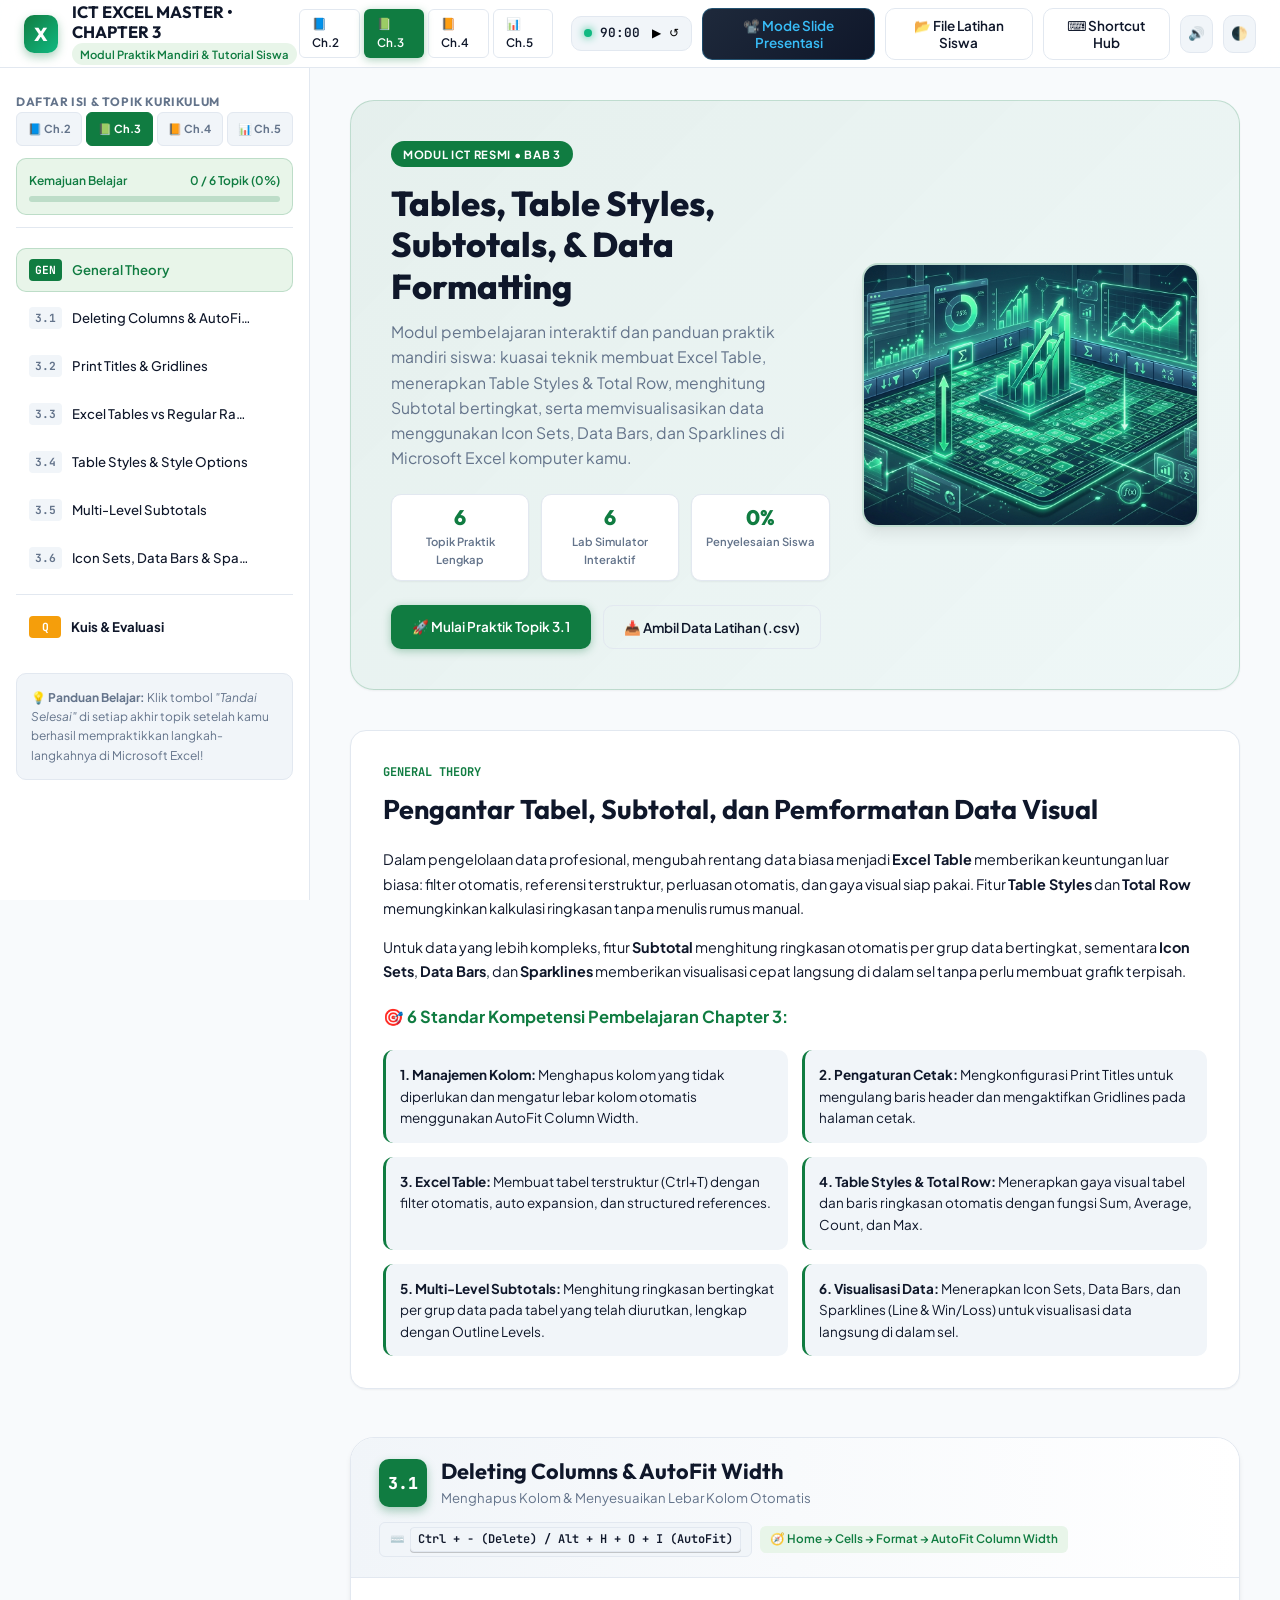
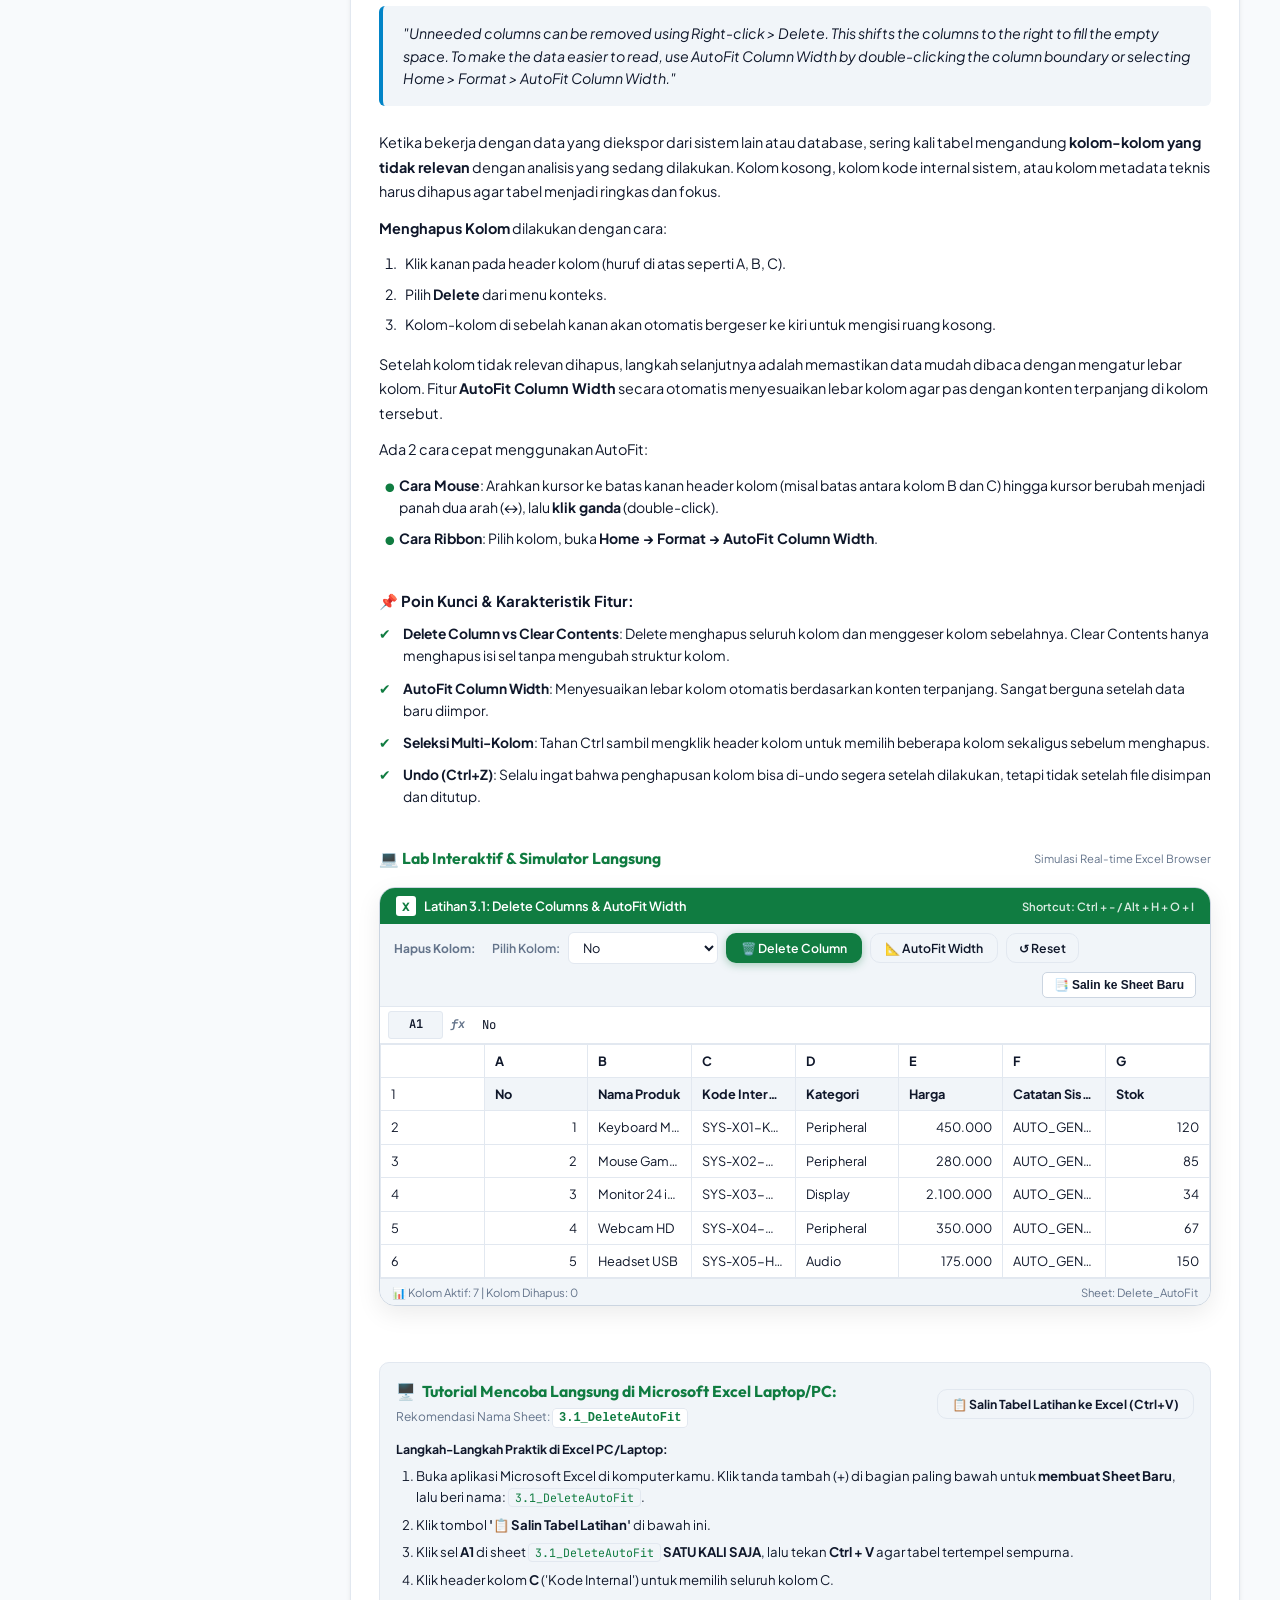
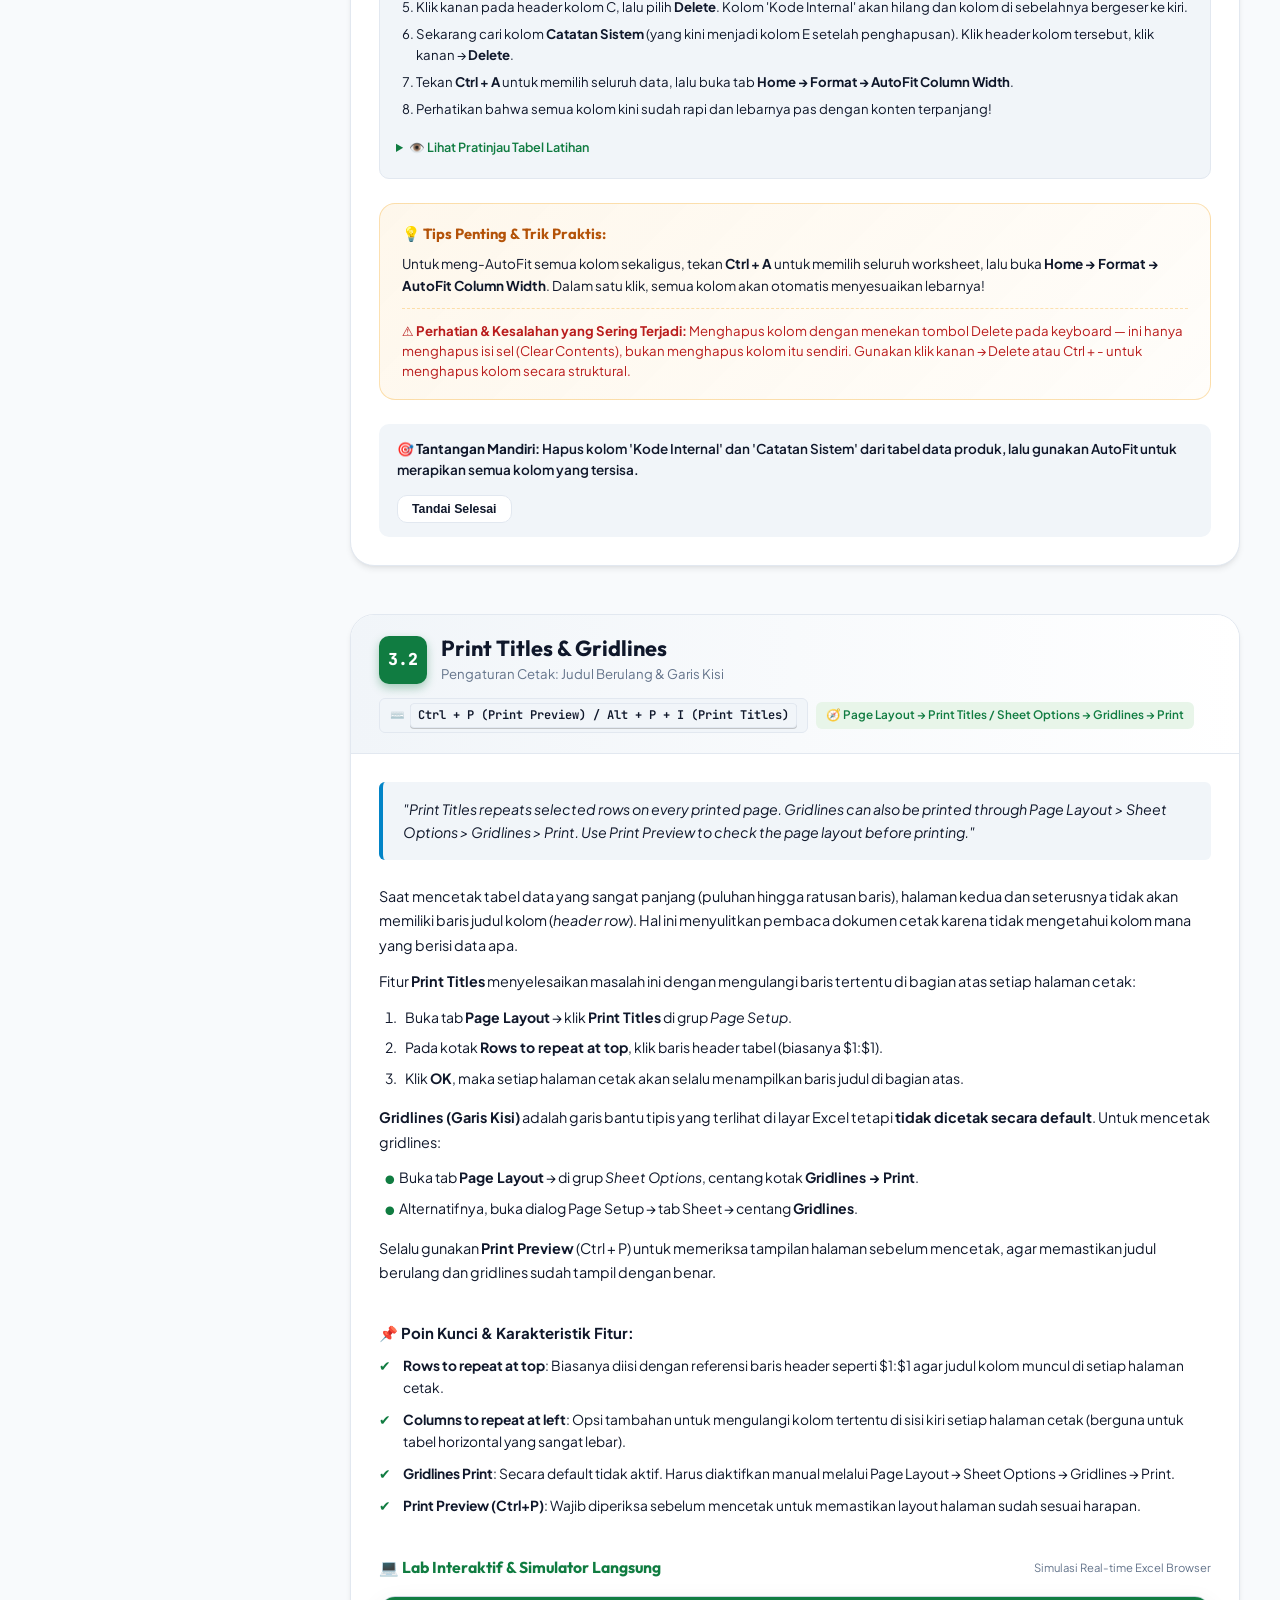
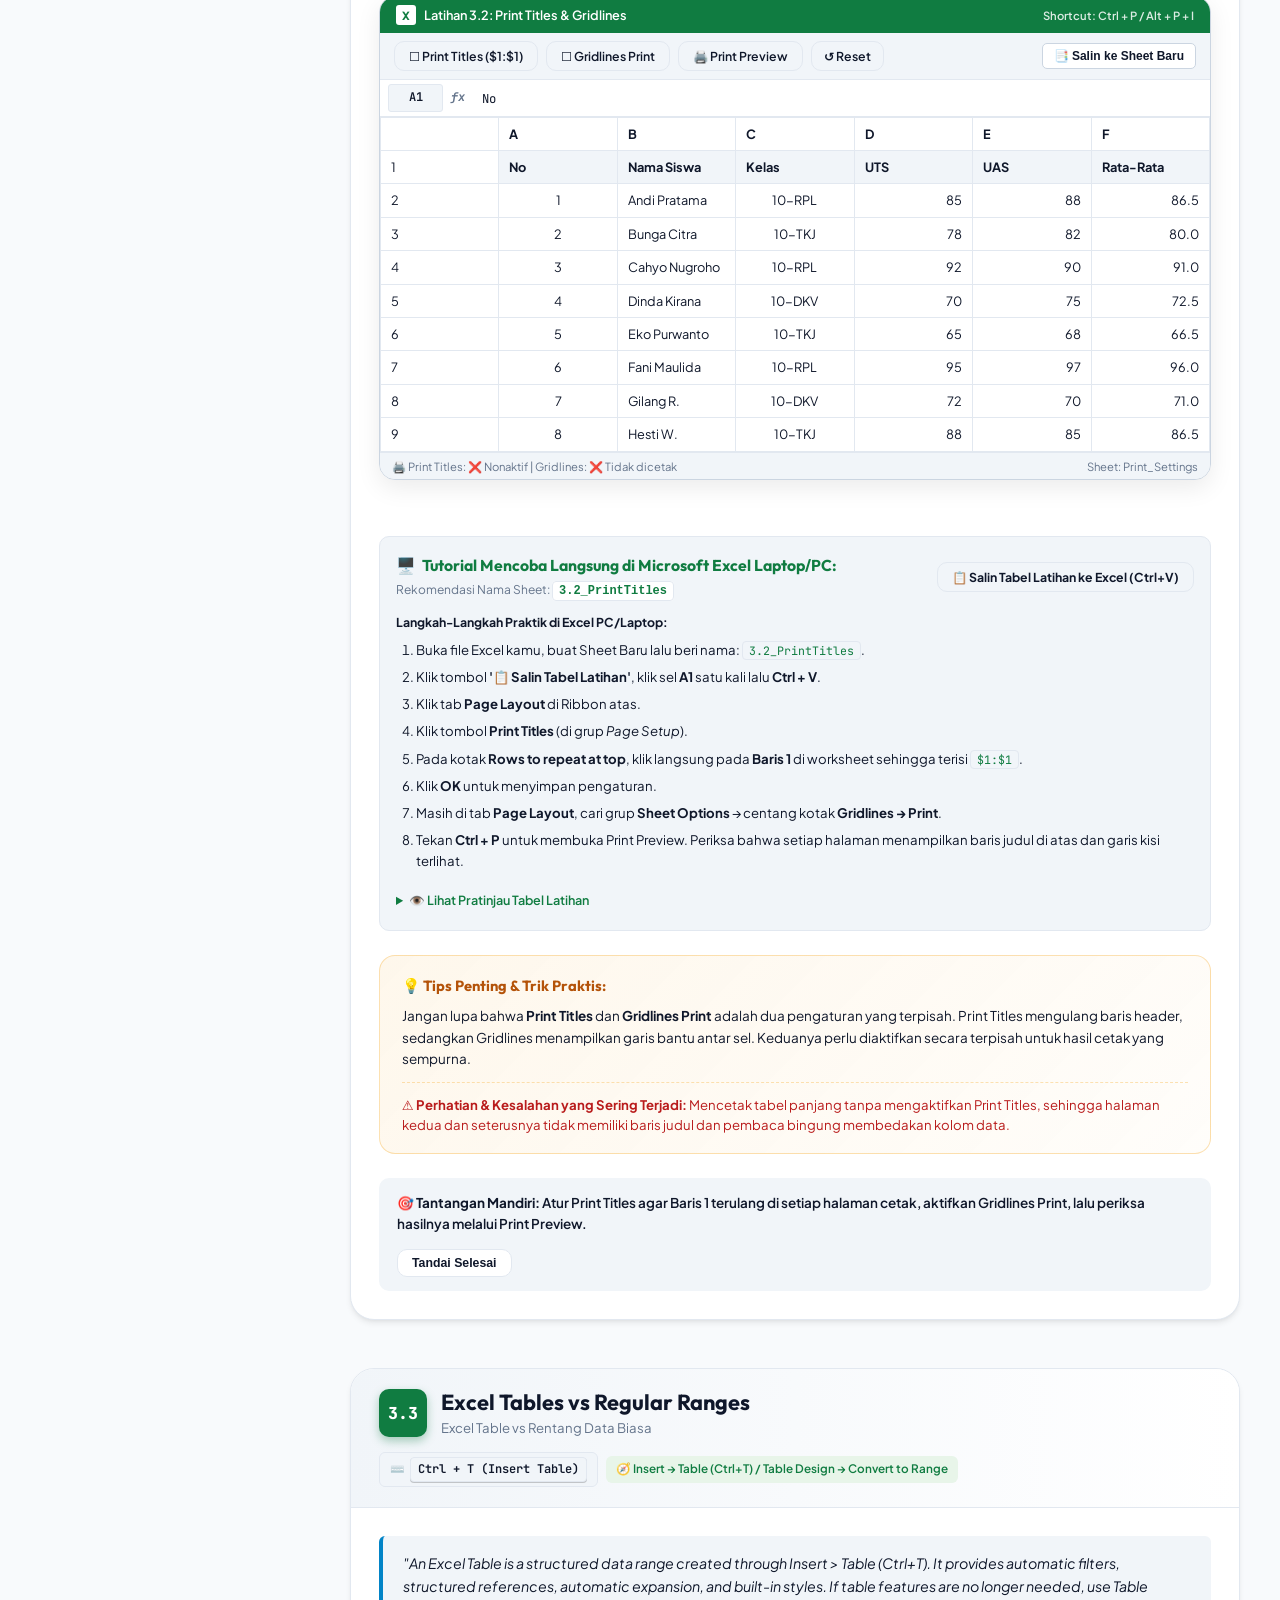
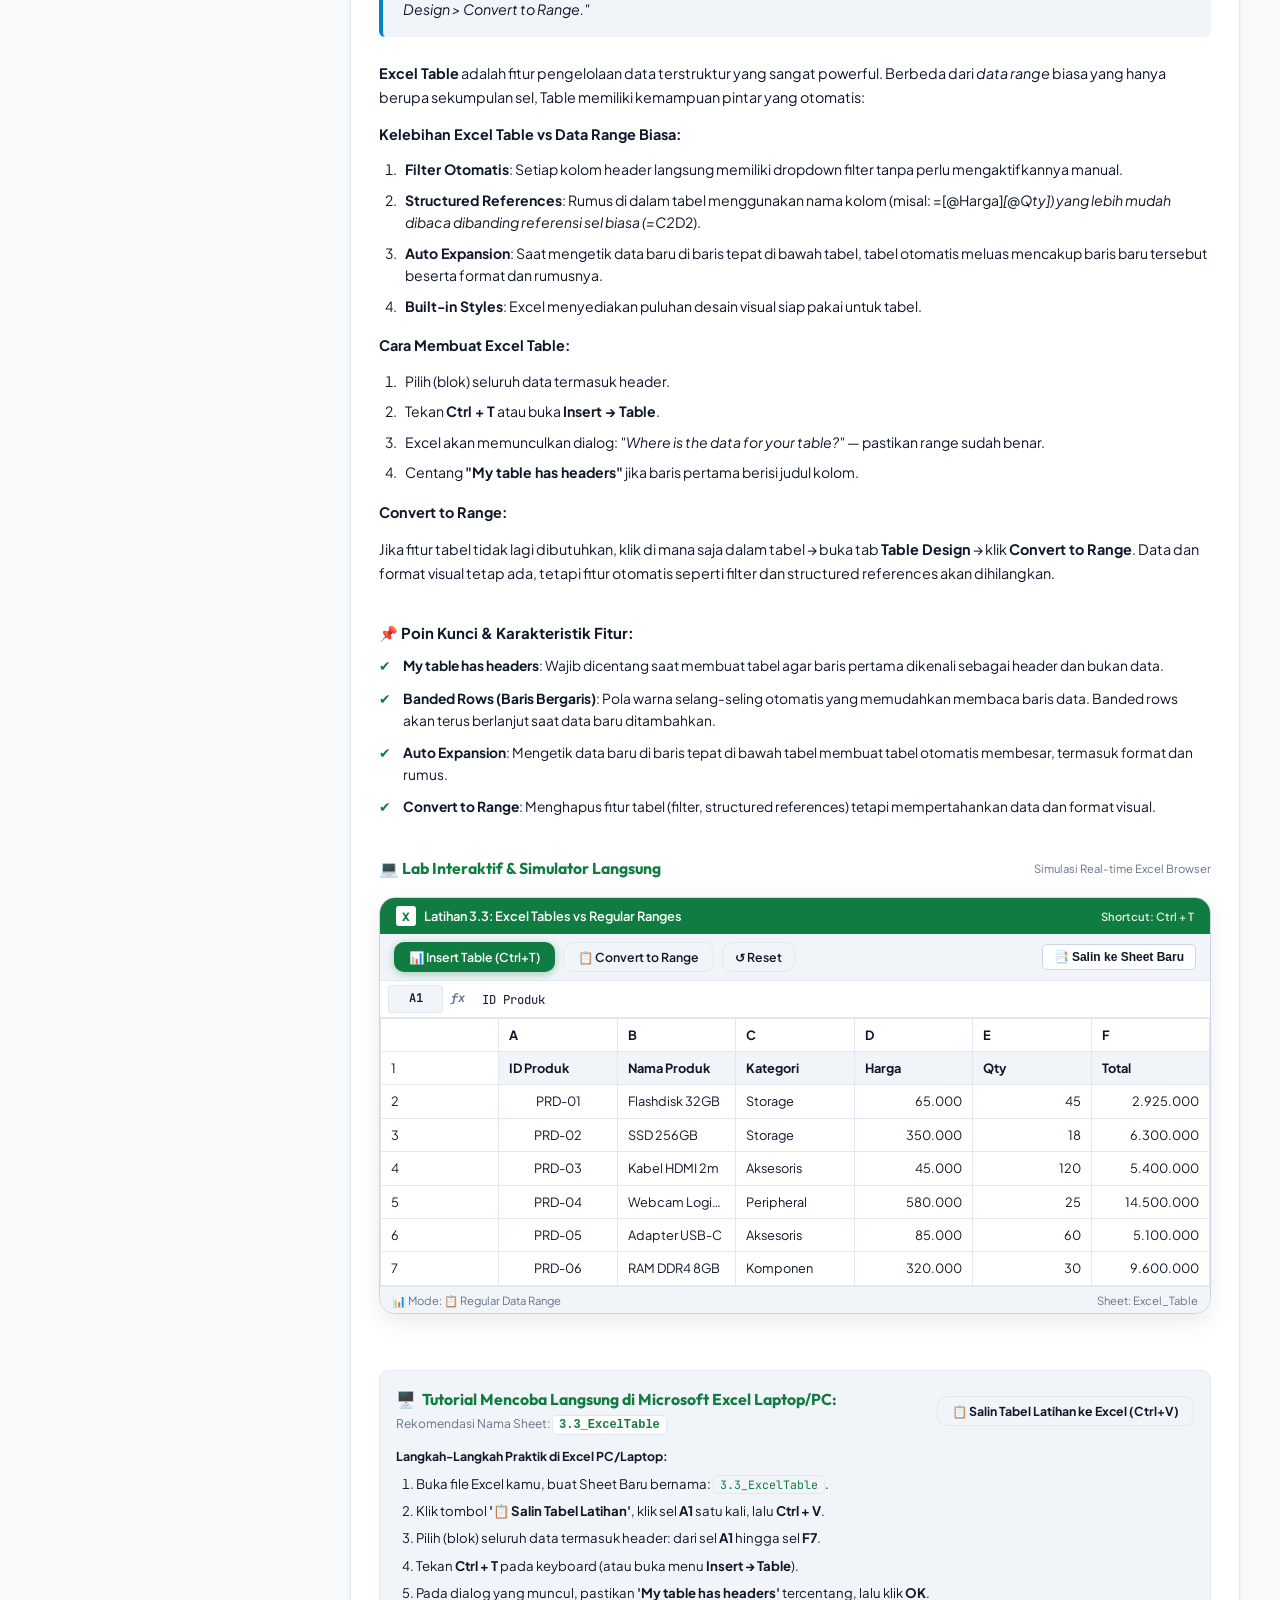
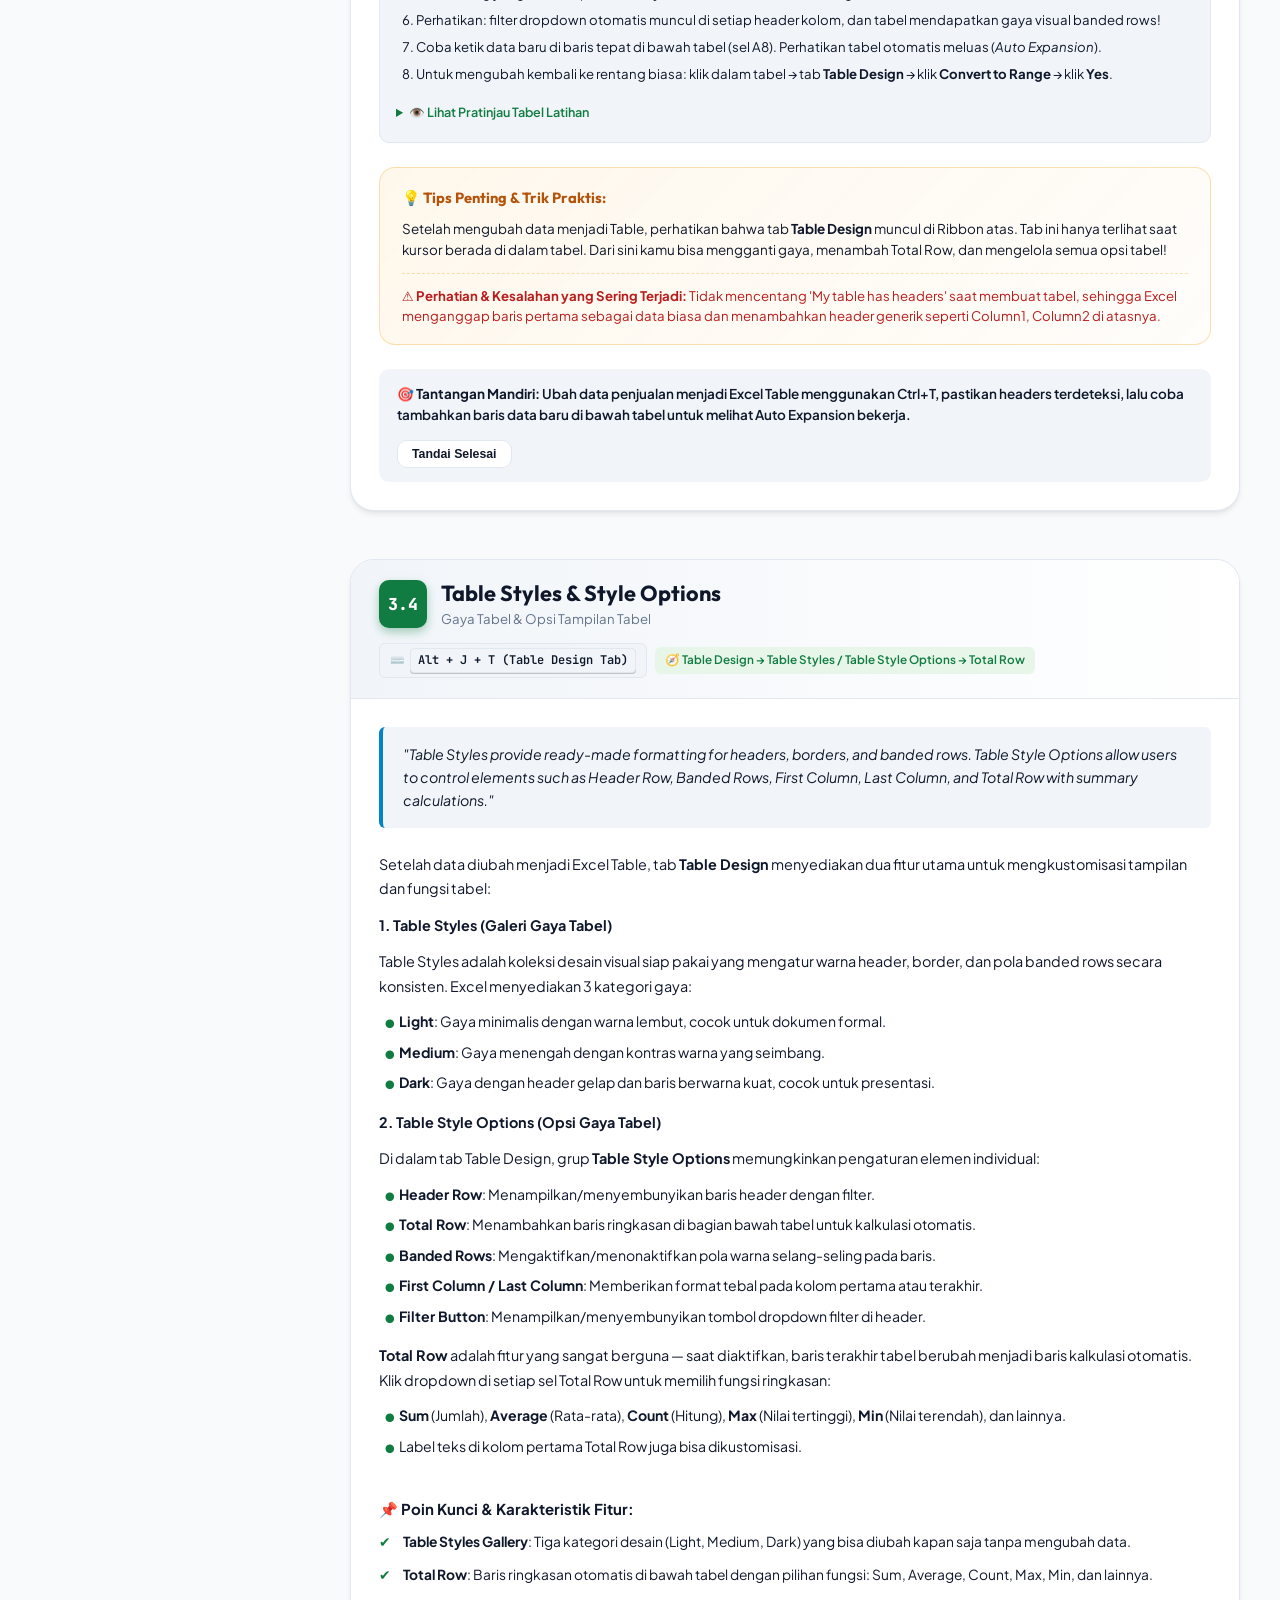
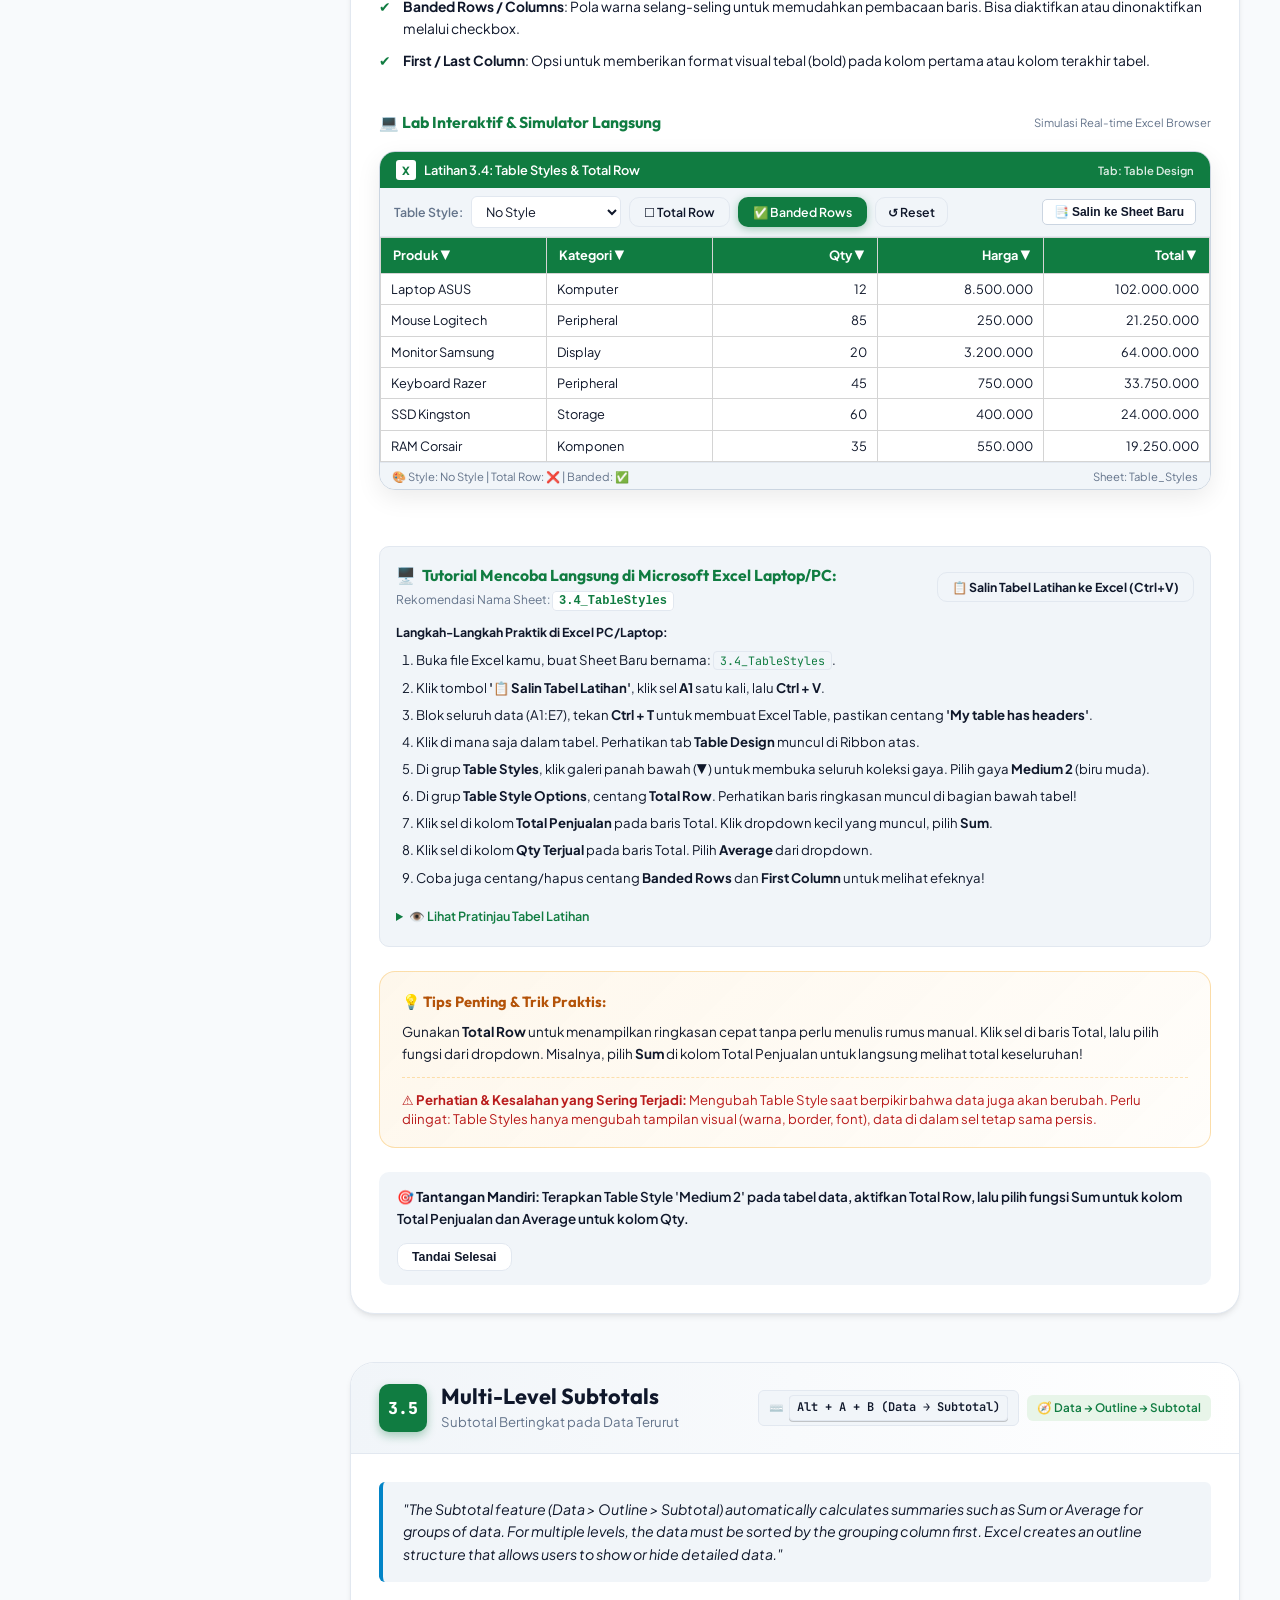
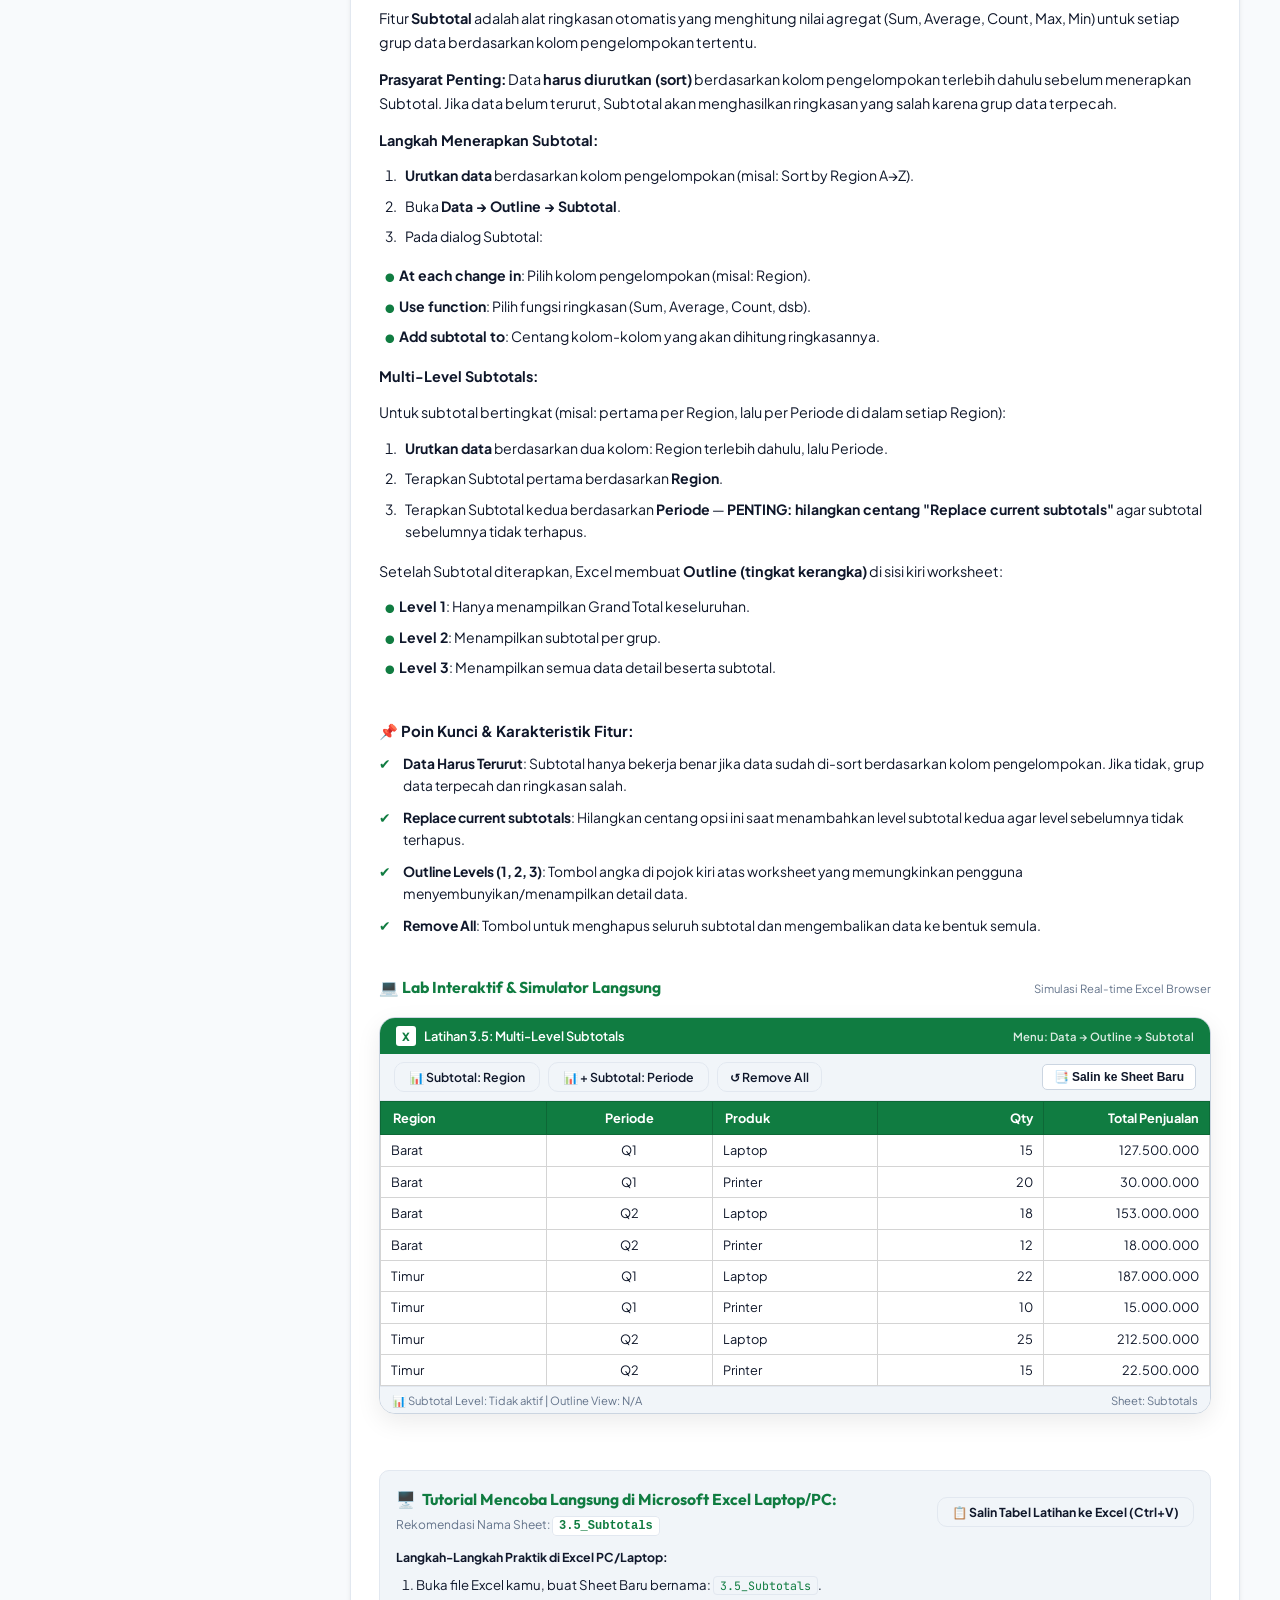
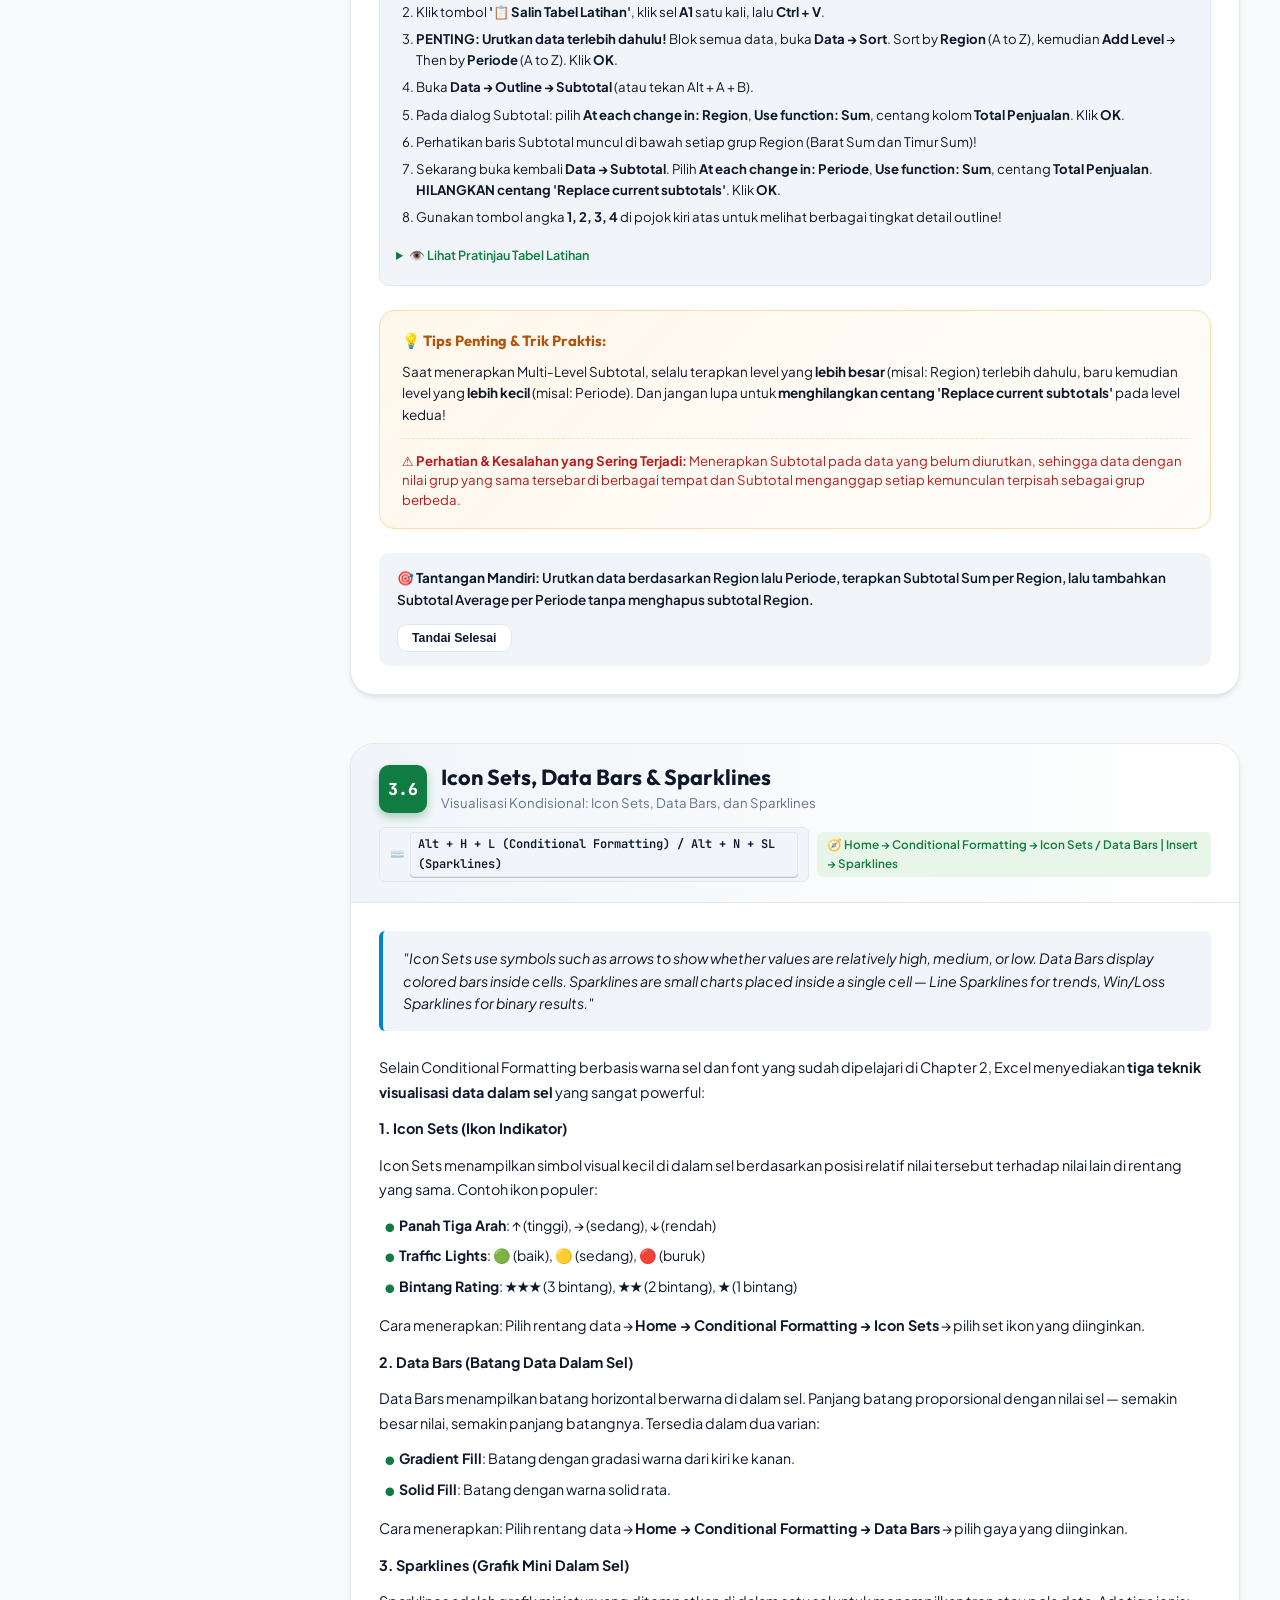
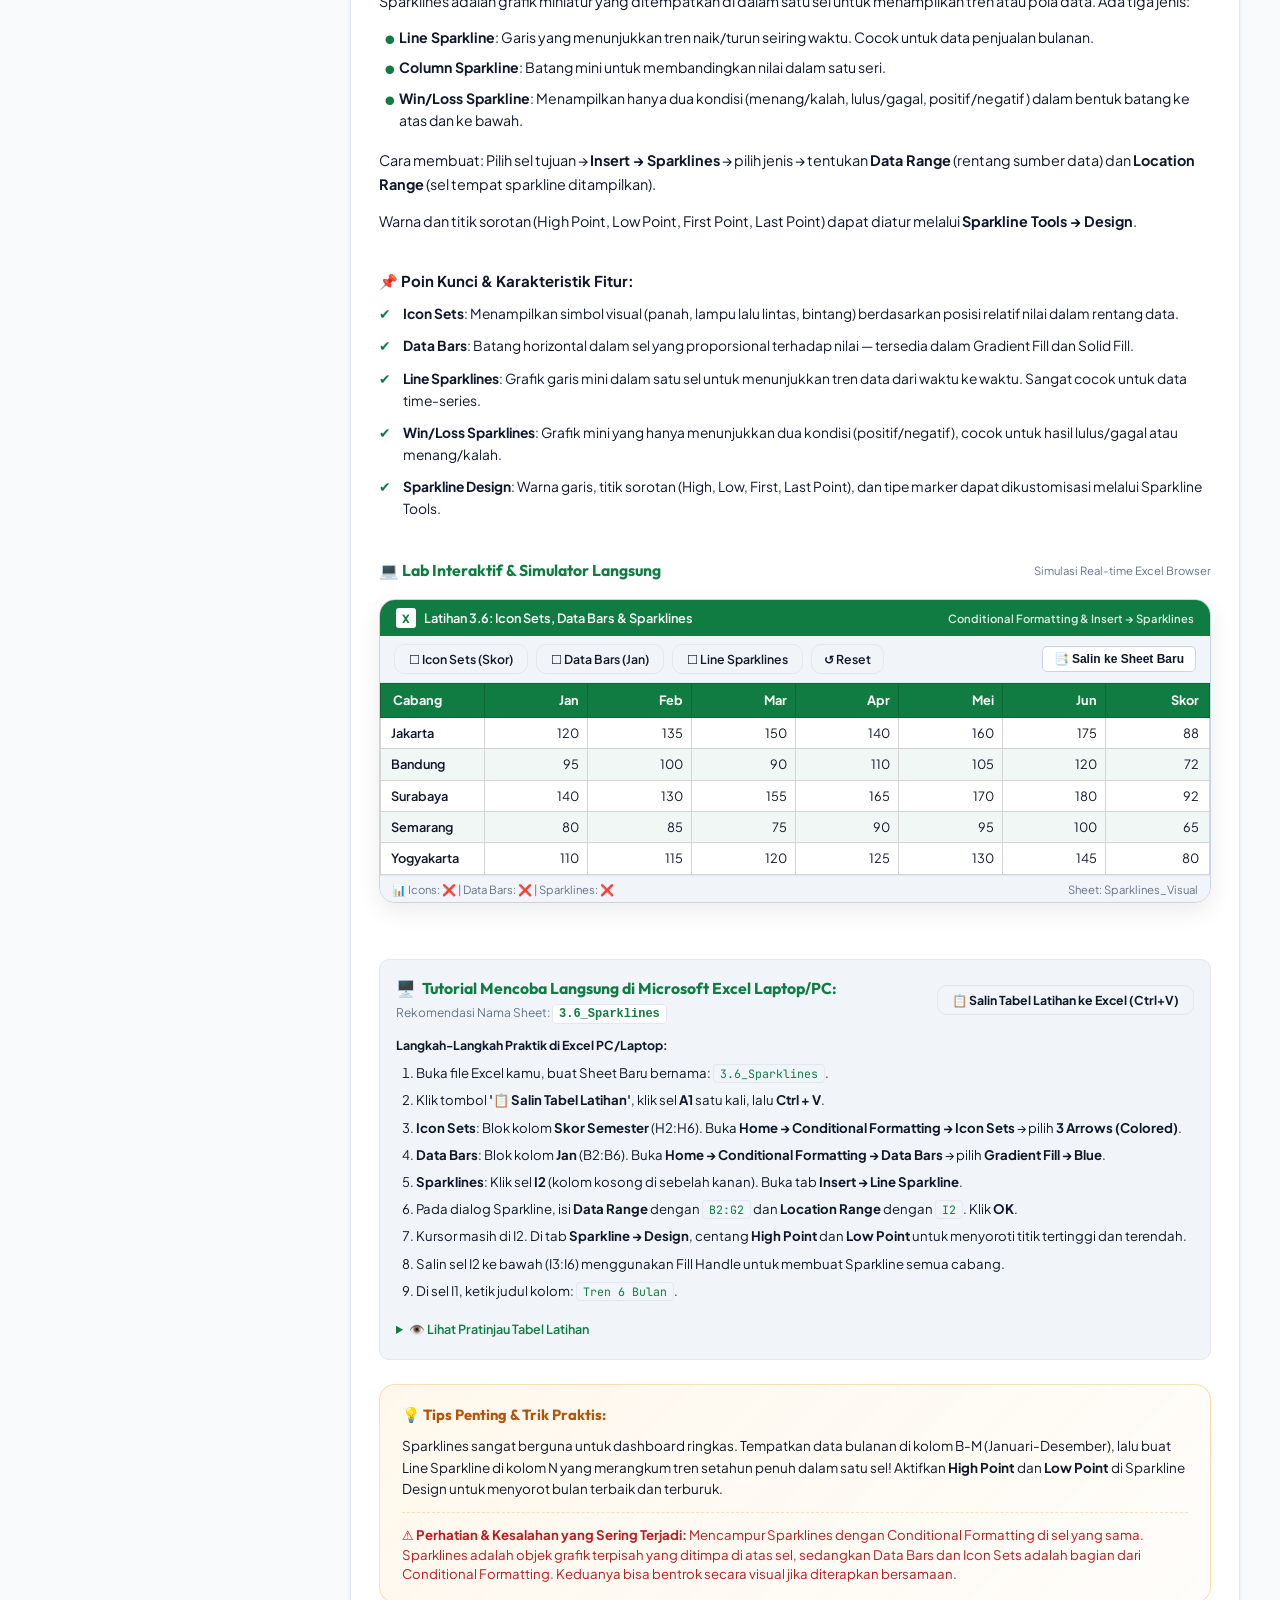
<file: chapter3.html>
<!DOCTYPE html>
<html lang="id">

<head>
  <meta charset="UTF-8">
  <meta name="viewport" content="width=device-width, initial-scale=1.0">
  <title>Modul ICT Excel: Chapter 3 - Tables, Table Styles, Subtotals, & Data Formatting</title>
  <meta name="description"
    content="Platform tutorial interaktif dan modul praktik mandiri siswa untuk Microsoft Excel Chapter 3: Tables, Table Styles, Subtotals, Icon Sets, Data Bars, dan Sparklines.">
  <meta name="keywords"
    content="Tutorial Excel, ICT Excel, Belajar Excel, Excel Table, Table Styles, Total Row, Subtotals, Icon Sets, Data Bars, Sparklines, AutoFit, Print Titles">

  <!-- Stylesheets -->
  <link rel="stylesheet" href="css/style.css?v=3.1">
  <link rel="stylesheet" href="css/excel-components.css?v=3.1">
</head>

<body>

  <!-- ================= TOPBAR ================= -->
  <header class="topbar">
    <div class="brand-section">
      <button class="btn-icon" id="btn-mobile-menu" aria-label="Menu">☰</button>
      <div class="brand-logo-icon">X</div>
      <div class="brand-info">
        <h1>ICT EXCEL MASTER • CHAPTER 3</h1>
        <span class="brand-badge">Modul Praktik Mandiri & Tutorial Siswa</span>
      </div>
    </div>

    <!-- Topbar Actions -->
    <div class="topbar-actions">
      <!-- Chapter Navigation -->
      <div class="chapter-nav-pills" style="display:flex; gap:4px; align-items:center; margin-right:8px;">
        <a href="index.html" class="btn btn-outline"
          style="padding:5px 12px; font-size:0.78rem; border-radius:6px; text-decoration:none;">
          📘 Ch.2
        </a>
        <span class="btn btn-primary" style="padding:5px 12px; font-size:0.78rem; border-radius:6px; cursor:default;">
          📗 Ch.3
        </span>
        <a href="chapter4.html" class="btn btn-outline"
          style="padding:5px 12px; font-size:0.78rem; border-radius:6px; text-decoration:none;">
          📙 Ch.4
        </a>
        <a href="chapter5.html" class="btn btn-outline"
          style="padding:5px 12px; font-size:0.78rem; border-radius:6px; text-decoration:none;">
          📊 Ch.5
        </a>
      </div>

      <!-- Classroom Timer -->
      <div class="class-timer-badge" title="Pacing Timer Praktik Mandiri">
        <span class="timer-dot"></span>
        <span id="timer-countdown">90:00</span>
        <button id="btn-timer-toggle"
          style="background:none; border:none; cursor:pointer; font-size:0.8rem; margin-left:4px;"
          title="Mulai / Jeda Timer">▶</button>
        <button id="btn-timer-reset" style="background:none; border:none; cursor:pointer; font-size:0.8rem;"
          title="Reset Timer (90 Menit)">↺</button>
      </div>

      <!-- Slideshow Presentation Mode Button -->
      <button class="btn btn-presenter" id="btn-open-presentation" title="Buka Mode Slide Pembelajaran Layar Penuh">
        📽️ Mode Slide Presentasi
      </button>

      <!-- Practice Datasets Button -->
      <button class="btn btn-outline" id="btn-open-datasets" title="Unduh File CSV / Contoh Data Latihan">
        📂 File Latihan Siswa
      </button>

      <!-- Shortcuts Cheat Sheet Button -->
      <button class="btn btn-outline" id="btn-open-shortcuts" title="Daftar Pintasan Keyboard Excel">
        ⌨️ Shortcut Hub
      </button>

      <!-- Sound Toggle -->
      <button class="btn-icon" id="btn-toggle-sound" title="Suara Aktif">🔊</button>

      <!-- Theme Mode Toggle -->
      <button class="btn-icon" id="btn-toggle-theme" title="Ubah Mode Gelap / Terang">🌓</button>
    </div>
  </header>

  <!-- ================= APP LAYOUT ================= -->
  <div class="app-layout">

    <!-- ================= SIDEBAR ================= -->
    <aside class="sidebar" id="app-sidebar">
      <div class="sidebar-header">
        <span class="sidebar-title">Daftar Isi & Topik Kurikulum</span>

        <!-- Chapter Switcher in Sidebar -->
        <div style="display:flex; gap:4px; margin-bottom:12px;">
            <a href="index.html"
              style="flex:1; text-decoration:none; padding:7px 5px; border-radius:6px; text-align:center; font-size:0.74rem; font-weight:700; background:var(--bg-subtle); color:var(--text-muted); border:1px solid var(--border-color); transition:all 0.2s;">
              📘 Ch.2
            </a>
              <span
                style="flex:1; padding:7px 5px; border-radius:6px; text-align:center; font-size:0.74rem; font-weight:700; background:var(--excel-green); color:white; border:1px solid var(--excel-green);">
                📗 Ch.3
              </span>
                <a href="chapter4.html"
                  style="flex:1; text-decoration:none; padding:7px 5px; border-radius:6px; text-align:center; font-size:0.74rem; font-weight:700; background:var(--bg-subtle); color:var(--text-muted); border:1px solid var(--border-color); transition:all 0.2s;">
                  📙 Ch.4
                </a>
                <a href="chapter5.html"
                  style="flex:1; text-decoration:none; padding:7px 5px; border-radius:6px; text-align:center; font-size:0.74rem; font-weight:700; background:var(--bg-subtle); color:var(--text-muted); border:1px solid var(--border-color); transition:all 0.2s;">
                  📊 Ch.5
                </a>
        </div>

        <div class="progress-card">
          <div class="progress-header">
            <span>Kemajuan Belajar</span>
            <span id="progress-text">0 / 6 Topik (0%)</span>
          </div>
          <div class="progress-bar-bg">
            <div class="progress-bar-fill" id="progress-bar-fill"></div>
          </div>
        </div>
      </div>

      <!-- Navigation Menu -->
      <ul class="nav-menu" id="sidebar-nav-list">
        <!-- Rendered by js/app-ch3.js -->
      </ul>

      <div
        style="margin-top:24px; padding:14px; background:var(--bg-subtle); border-radius:var(--radius-md); font-size:0.8rem; color:var(--text-muted); border:1px solid var(--border-color);">
        💡 <strong>Panduan Belajar:</strong> Klik tombol <em>"Tandai Selesai"</em> di setiap akhir topik setelah kamu
        berhasil mempraktikkan langkah-langkahnya di Microsoft Excel!
      </div>
    </aside>

    <!-- ================= MAIN CONTENT ================= -->
    <main class="main-content">

      <!-- ================= HERO SECTION ================= -->
      <section class="hero-card" id="overview">
        <div>
          <span class="hero-tag">Modul ICT Resmi • Bab 3</span>
          <h1 class="hero-title">
            Tables, Table Styles, Subtotals, & Data Formatting
          </h1>
          <p class="hero-subtitle">
            Modul pembelajaran interaktif dan panduan praktik mandiri siswa: kuasai teknik membuat Excel Table,
            menerapkan Table Styles & Total Row, menghitung Subtotal bertingkat, serta memvisualisasikan data
            menggunakan Icon Sets, Data Bars, dan Sparklines di Microsoft Excel komputer kamu.
          </p>

          <div class="hero-meta-grid">
            <div class="hero-stat-pill">
              <div class="hero-stat-num">6</div>
              <div class="hero-stat-label">Topik Praktik Lengkap</div>
            </div>
            <div class="hero-stat-pill">
              <div class="hero-stat-num">6</div>
              <div class="hero-stat-label">Lab Simulator Interaktif</div>
            </div>
            <div class="hero-stat-pill">
              <div class="hero-stat-num" id="hero-stat-progress">0%</div>
              <div class="hero-stat-label">Penyelesaian Siswa</div>
            </div>
          </div>

          <div style="display:flex; gap:12px; flex-wrap:wrap;">
            <a href="#topic-3-1" class="btn btn-primary" style="padding:10px 20px;">
              🚀 Mulai Praktik Topik 3.1
            </a>
            <button class="btn btn-outline" onclick="App.openModal('datasets-modal')" style="padding:10px 20px;">
              📥 Ambil Data Latihan (.csv)
            </button>
          </div>
        </div>

        <div class="hero-banner-frame">
          <img src="assets/hero-banner.jpg" alt="Excel Data Analytics Dashboard Illustration" class="hero-banner-img">
        </div>
      </section>

      <!-- ================= GENERAL THEORY ================= -->
      <section class="general-theory-card">
        <span class="section-eyebrow">General Theory</span>
        <h2 class="section-heading">Pengantar Tabel, Subtotal, dan Pemformatan Data Visual</h2>
        <p style="font-size:0.96rem; line-height:1.7; color:var(--text-main); margin-bottom:14px;">
          Dalam pengelolaan data profesional, mengubah rentang data biasa menjadi <strong>Excel Table</strong>
          memberikan keuntungan luar biasa: filter otomatis, referensi terstruktur, perluasan otomatis, dan gaya visual
          siap pakai. Fitur <strong>Table Styles</strong> dan <strong>Total Row</strong> memungkinkan kalkulasi
          ringkasan tanpa menulis rumus manual.
        </p>
        <p style="font-size:0.96rem; line-height:1.7; color:var(--text-main); margin-bottom:20px;">
          Untuk data yang lebih kompleks, fitur <strong>Subtotal</strong> menghitung ringkasan otomatis per grup data
          bertingkat, sementara <strong>Icon Sets</strong>, <strong>Data Bars</strong>, dan <strong>Sparklines</strong>
          memberikan visualisasi cepat langsung di dalam sel tanpa perlu membuat grafik terpisah.
        </p>

        <h3 style="font-size:1.1rem; font-weight:700; color:var(--excel-green); margin-bottom:12px;">
          🎯 6 Standar Kompetensi Pembelajaran Chapter 3:
        </h3>
        <div class="competencies-grid">
          <div class="competency-item">
            <span><strong>1. Manajemen Kolom:</strong> Menghapus kolom yang tidak diperlukan dan mengatur lebar kolom
              otomatis menggunakan AutoFit Column Width.</span>
          </div>
          <div class="competency-item">
            <span><strong>2. Pengaturan Cetak:</strong> Mengkonfigurasi Print Titles untuk mengulang baris header dan
              mengaktifkan Gridlines pada halaman cetak.</span>
          </div>
          <div class="competency-item">
            <span><strong>3. Excel Table:</strong> Membuat tabel terstruktur (Ctrl+T) dengan filter otomatis, auto
              expansion, dan structured references.</span>
          </div>
          <div class="competency-item">
            <span><strong>4. Table Styles & Total Row:</strong> Menerapkan gaya visual tabel dan baris ringkasan
              otomatis dengan fungsi Sum, Average, Count, dan Max.</span>
          </div>
          <div class="competency-item">
            <span><strong>5. Multi-Level Subtotals:</strong> Menghitung ringkasan bertingkat per grup data pada tabel
              yang telah diurutkan, lengkap dengan Outline Levels.</span>
          </div>
          <div class="competency-item">
            <span><strong>6. Visualisasi Data:</strong> Menerapkan Icon Sets, Data Bars, dan Sparklines (Line &
              Win/Loss) untuk visualisasi data langsung di dalam sel.</span>
          </div>
        </div>
      </section>

      <!-- ================= 6 TOPICS CONTAINER ================= -->
      <section class="topic-container" id="topics-render-container">
        <!-- Injected dynamically by js/app-ch3.js:
             Topic 3.1 to Topic 3.6 with theory, labs, teacher pedagogy, and challenges -->
      </section>

      <!-- ================= QUIZ & EVALUATION SECTION ================= -->
      <section class="quiz-section" id="quiz-section">
        <div class="quiz-header">
          <span class="section-eyebrow">Evaluasi Formatif</span>
          <h2 class="section-heading" style="font-size:2.1rem;">Kuis Evaluasi Pemahaman Siswa</h2>
          <p style="color:var(--text-muted); font-size:1rem;">
            Uji pemahaman komprehensif Anda mengenai 6 topik Chapter 3. Setiap soal berbasis studi kasus nyata yang
            sering ditemui di dunia administrasi dan pengolahan data.
          </p>
        </div>

        <!-- Live Quiz Progress Bar -->
        <div class="quiz-progress-banner" id="quiz-progress-banner">
          <div class="quiz-progress-meta">
            <span id="quiz-progress-text">Progres Pengerjaan: 0 / 6 Soal Terjawab (0%)</span>
            <span id="quiz-badge-status"
              style="font-size:0.8rem; font-weight:700; color:var(--text-muted); background:var(--bg-surface); padding:3px 10px; border-radius:999px; border:1px solid var(--border-color);">Status:
              Belum Dikumpulkan</span>
          </div>
          <div class="quiz-progress-track">
            <div class="quiz-progress-fill" id="quiz-progress-fill"></div>
          </div>
        </div>

        <div id="quiz-questions-list">
          <!-- Injected dynamically by js/app-ch3.js -->
        </div>

        <div style="display:flex; justify-content:center; gap:16px; margin-top:28px;">
          <button class="btn btn-primary" id="btn-submit-quiz" style="padding:12px 28px; font-size:1rem;">
            📝 Kumpulkan Jawaban & Hitung Skor
          </button>
          <button class="btn btn-outline" id="btn-reset-quiz" style="padding:12px 20px;">
            ↺ Reset Ulang Soal
          </button>
        </div>
      </section>

      <!-- ================= FOOTER ================= -->
      <footer
        style="margin-top:80px; padding-top:24px; border-top:1px solid var(--border-color); text-align:center; color:var(--text-muted); font-size:0.85rem;">
        <p><strong>Modul Pembelajaran ICT - Microsoft Excel Chapter 3</strong></p>
        <p style="margin-top:4px;">Dirancang khusus sebagai Modul Interaktif dan Panduan Praktik Mandiri Siswa.</p>
        <p style="margin-top:8px; display:flex; justify-content:center; gap:16px;">
          <a href="index.html" style="color:var(--excel-green); text-decoration:none; font-weight:600;">← Kembali ke
            Chapter 2</a>
          <span>•</span>
          <a href="chapter4.html" style="color:#d97706; text-decoration:none; font-weight:600;">Lanjut ke Chapter 4:
            Formulas & Functions →</a>
        </p>
      </footer>

    </main>
  </div>

  <!-- ================= MODAL: SHORTCUTS CHEAT SHEET ================= -->
  <div class="modal-overlay" id="shortcuts-modal">
    <div class="modal-box">
      <div class="modal-header">
        <h3 class="modal-title">⌨️ Pintasan Keyboard Penting (Excel Shortcuts Chapter 3)</h3>
        <button class="btn-icon modal-close-btn">&times;</button>
      </div>
      <div class="modal-body">
        <p style="font-size:0.9rem; color:var(--text-muted); margin-bottom:16px;">
          Menguasai pintasan keyboard mempercepat pekerjaan pengelolaan tabel dan data formatting:
        </p>
        <table class="shortcut-table">
          <thead>
            <tr>
              <th>Fitur / Aksi</th>
              <th>Pintasan Windows</th>
              <th>Fungsi Utama</th>
            </tr>
          </thead>
          <tbody>
            <tr>
              <td><strong>Delete Column</strong></td>
              <td><kbd>Ctrl</kbd> + <kbd>-</kbd></td>
              <td>Menghapus kolom atau baris yang sedang dipilih secara struktural</td>
            </tr>
            <tr>
              <td><strong>Insert Table</strong></td>
              <td><kbd>Ctrl</kbd> + <kbd>T</kbd></td>
              <td>Mengubah data range menjadi Excel Table dengan filter dan gaya otomatis</td>
            </tr>
            <tr>
              <td><strong>Print Preview</strong></td>
              <td><kbd>Ctrl</kbd> + <kbd>P</kbd></td>
              <td>Membuka pratinjau cetak untuk memeriksa layout halaman</td>
            </tr>
            <tr>
              <td><strong>AutoFit Column Width</strong></td>
              <td><kbd>Alt</kbd> + <kbd>H</kbd> + <kbd>O</kbd> + <kbd>I</kbd></td>
              <td>Menyesuaikan lebar kolom agar pas dengan konten terpanjang</td>
            </tr>
            <tr>
              <td><strong>Conditional Formatting</strong></td>
              <td><kbd>Alt</kbd> + <kbd>H</kbd> + <kbd>L</kbd></td>
              <td>Akses Icon Sets, Data Bars, dan aturan format bersyarat lainnya</td>
            </tr>
            <tr>
              <td><strong>Subtotal</strong></td>
              <td><kbd>Alt</kbd> + <kbd>A</kbd> + <kbd>B</kbd></td>
              <td>Membuka dialog Subtotal untuk ringkasan data per grup</td>
            </tr>
            <tr>
              <td><strong>Sort Dialog</strong></td>
              <td><kbd>Alt</kbd> + <kbd>A</kbd> + <kbd>S</kbd> + <kbd>S</kbd></td>
              <td>Membuka dialog Sort untuk pengurutan data multi-level</td>
            </tr>
            <tr>
              <td><strong>Select All</strong></td>
              <td><kbd>Ctrl</kbd> + <kbd>A</kbd></td>
              <td>Memilih seluruh data atau worksheet untuk operasi massal</td>
            </tr>
          </tbody>
        </table>
      </div>
    </div>
  </div>

  <!-- ================= MODAL: PRACTICE DATASETS ================= -->
  <div class="modal-overlay" id="datasets-modal">
    <div class="modal-box">
      <div class="modal-header">
        <h3 class="modal-title">📂 Bank Data Latihan Siswa (Practice Datasets)</h3>
        <button class="btn-icon modal-close-btn">&times;</button>
      </div>
      <div class="modal-body">
        <p style="font-size:0.9rem; color:var(--text-muted); margin-bottom:16px;">
          Gunakan dataset siap pakai berikut untuk latihan di Microsoft Excel desktop atau tugas kelas:
        </p>
        <div id="datasets-list-container">
          <!-- Injected dynamically by js/app-ch3.js -->
        </div>
      </div>
    </div>
  </div>

  <!-- ================= MODAL: QUIZ RESULT ================= -->
  <div class="modal-overlay" id="quiz-result-modal">
    <div class="modal-box" id="quiz-result-modal-box">
      <!-- Injected dynamically by js/app-ch3.js -->
    </div>
  </div>

  <!-- ================= MODAL: COPY SUCCESS & EXCEL PASTE GUIDE ================= -->
  <div class="modal-overlay" id="copy-success-modal">
    <div class="modal-box" style="max-width: 600px;">
      <div class="modal-header">
        <h3 class="modal-title" style="color:var(--excel-green); display:flex; align-items:center; gap:8px;">
          <span>📋</span> Tabel & Desain Siap Ditempel ke Excel!
        </h3>
        <button class="btn-icon modal-close-btn">&times;</button>
      </div>
      <div class="modal-body" id="copy-success-modal-body">
        <!-- Injected dynamically by js/app-ch3.js -->
      </div>
    </div>
  </div>

  <!-- ================= TEACHER PRESENTATION OVERLAY ================= -->
  <div id="presentation-overlay">
    <!-- Pres Topbar -->
    <div class="pres-topbar">
      <div style="display:flex; align-items:center; gap:12px;">
        <span style="font-weight:800; font-family:var(--font-heading); color:#38bdf8;">📽️ MODE SLIDE
          PEMBELAJARAN</span>
        <span style="font-size:0.8rem; background:#1e293b; color:#94a3b8; padding:3px 10px; border-radius:4px;">
          Gunakan Tombol Panah [ ← / → ] atau Space
        </span>
      </div>

      <div style="display:flex; align-items:center; gap:12px;">
        <button class="btn btn-outline" id="btn-pres-laser"
          style="padding:6px 14px; font-size:0.82rem; border-color:#334155; color:#f8fafc;"
          title="Nyalakan Laser Pointer Virtual (Tekan L)">
          🔴 Laser Pointer (L)
        </button>
        <button class="btn btn-outline" id="btn-pres-close"
          style="padding:6px 14px; font-size:0.82rem; border-color:#334155; color:#f8fafc;">
          ✕ Tutup Presentasi (Esc)
        </button>
      </div>
    </div>

    <!-- Pres Slide Viewport -->
    <div class="pres-slide-viewport">
      <div id="pres-slide-render">
        <!-- Injected by js/presentation-mode.js -->
      </div>
    </div>

    <!-- Pres Footer Navigation -->
    <div class="pres-footer-bar">
      <button class="btn btn-outline" id="btn-pres-prev" style="color:white; border-color:#334155;">
        ← Slide Sebelumnya
      </button>

      <div id="pres-slide-counter"
        style="font-family:var(--font-mono); font-size:1.05rem; font-weight:700; color:#38bdf8;">
        1 / 9
      </div>

      <button class="btn btn-primary" id="btn-pres-next" style="background:#0284c7; border-color:#0284c7;">
        Slide Berikutnya →
      </button>
    </div>
  </div>

  <!-- Virtual Laser Pointer Element -->
  <div class="laser-pointer-dot" id="laser-pointer-dot"></div>

  <!-- Scripts -->
  <script src="js/data-ch3.js?v=3.1"></script>
  <script src="js/spreadsheet-simulators-ch3.js?v=3.1"></script>
  <script src="js/presentation-mode-ch3.js?v=3.1"></script>
  <script src="js/app-ch3.js?v=3.1"></script>
</body>

</html>
</file>
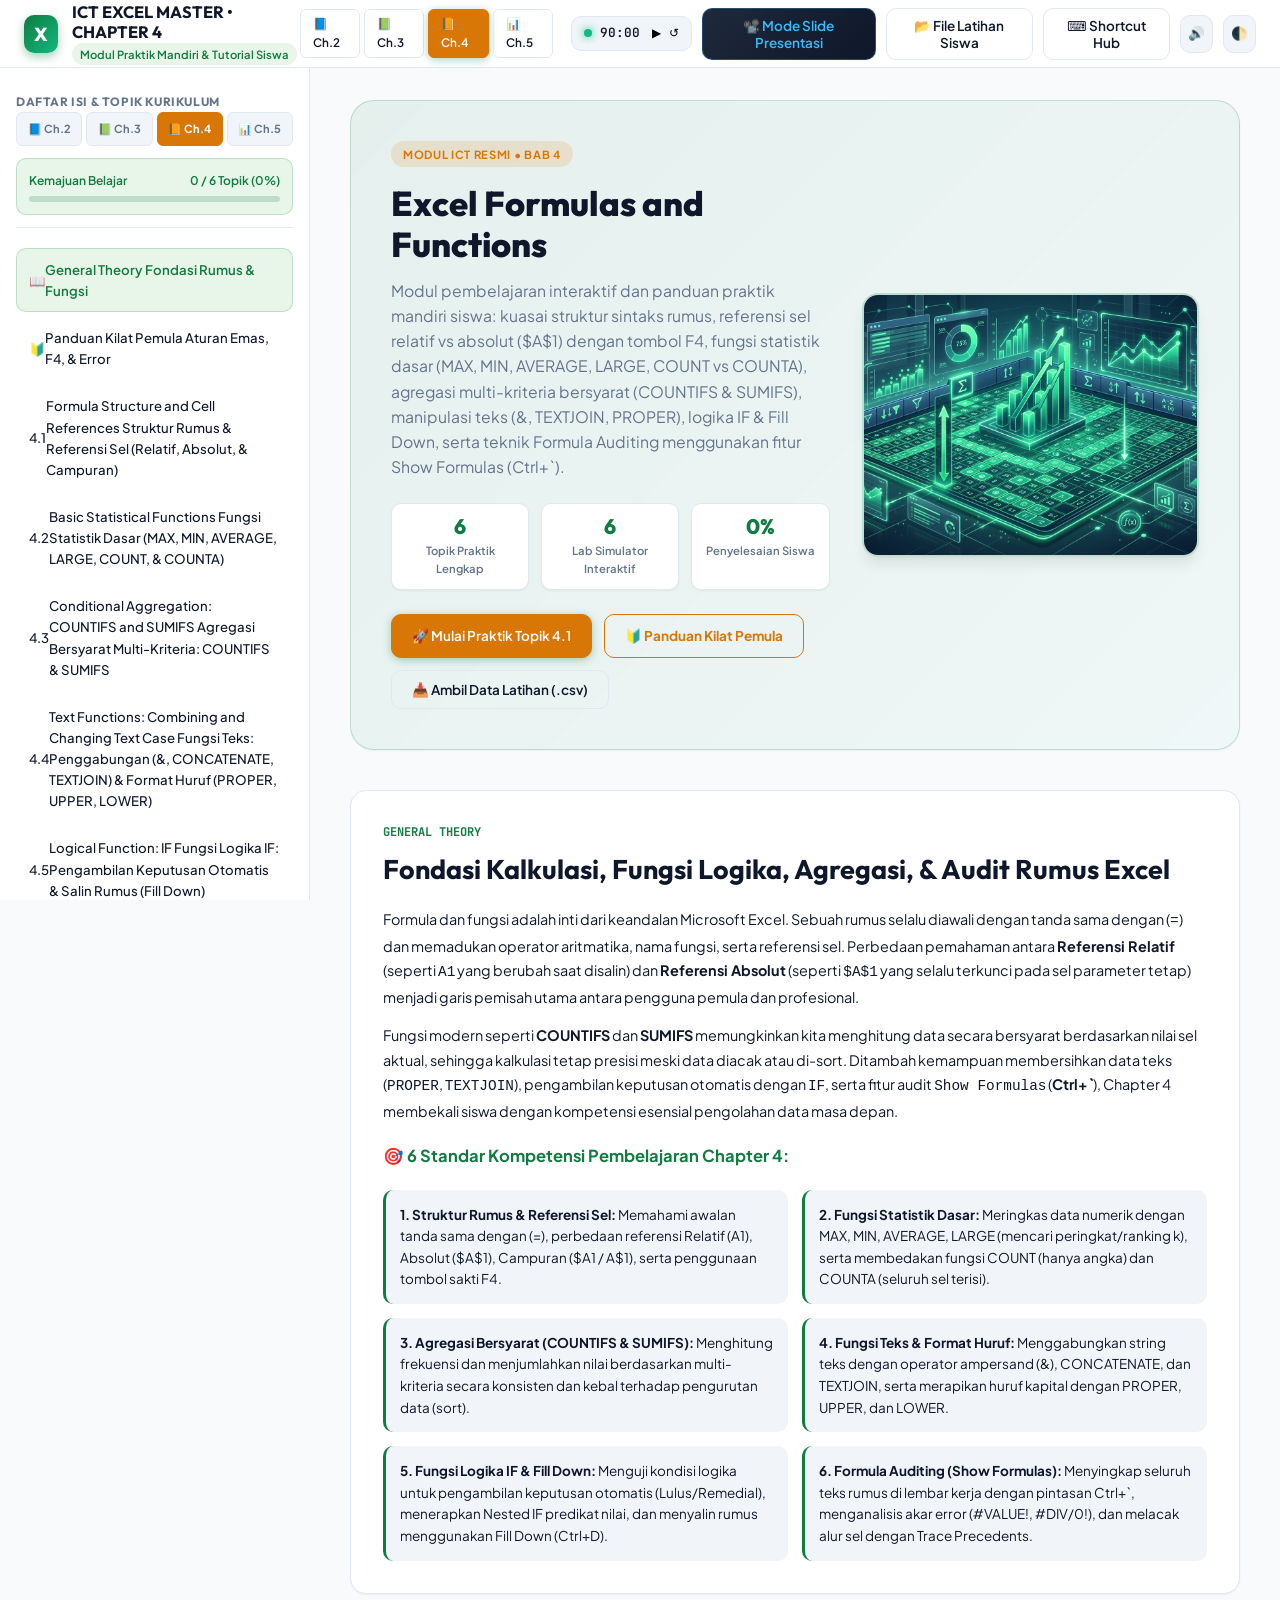
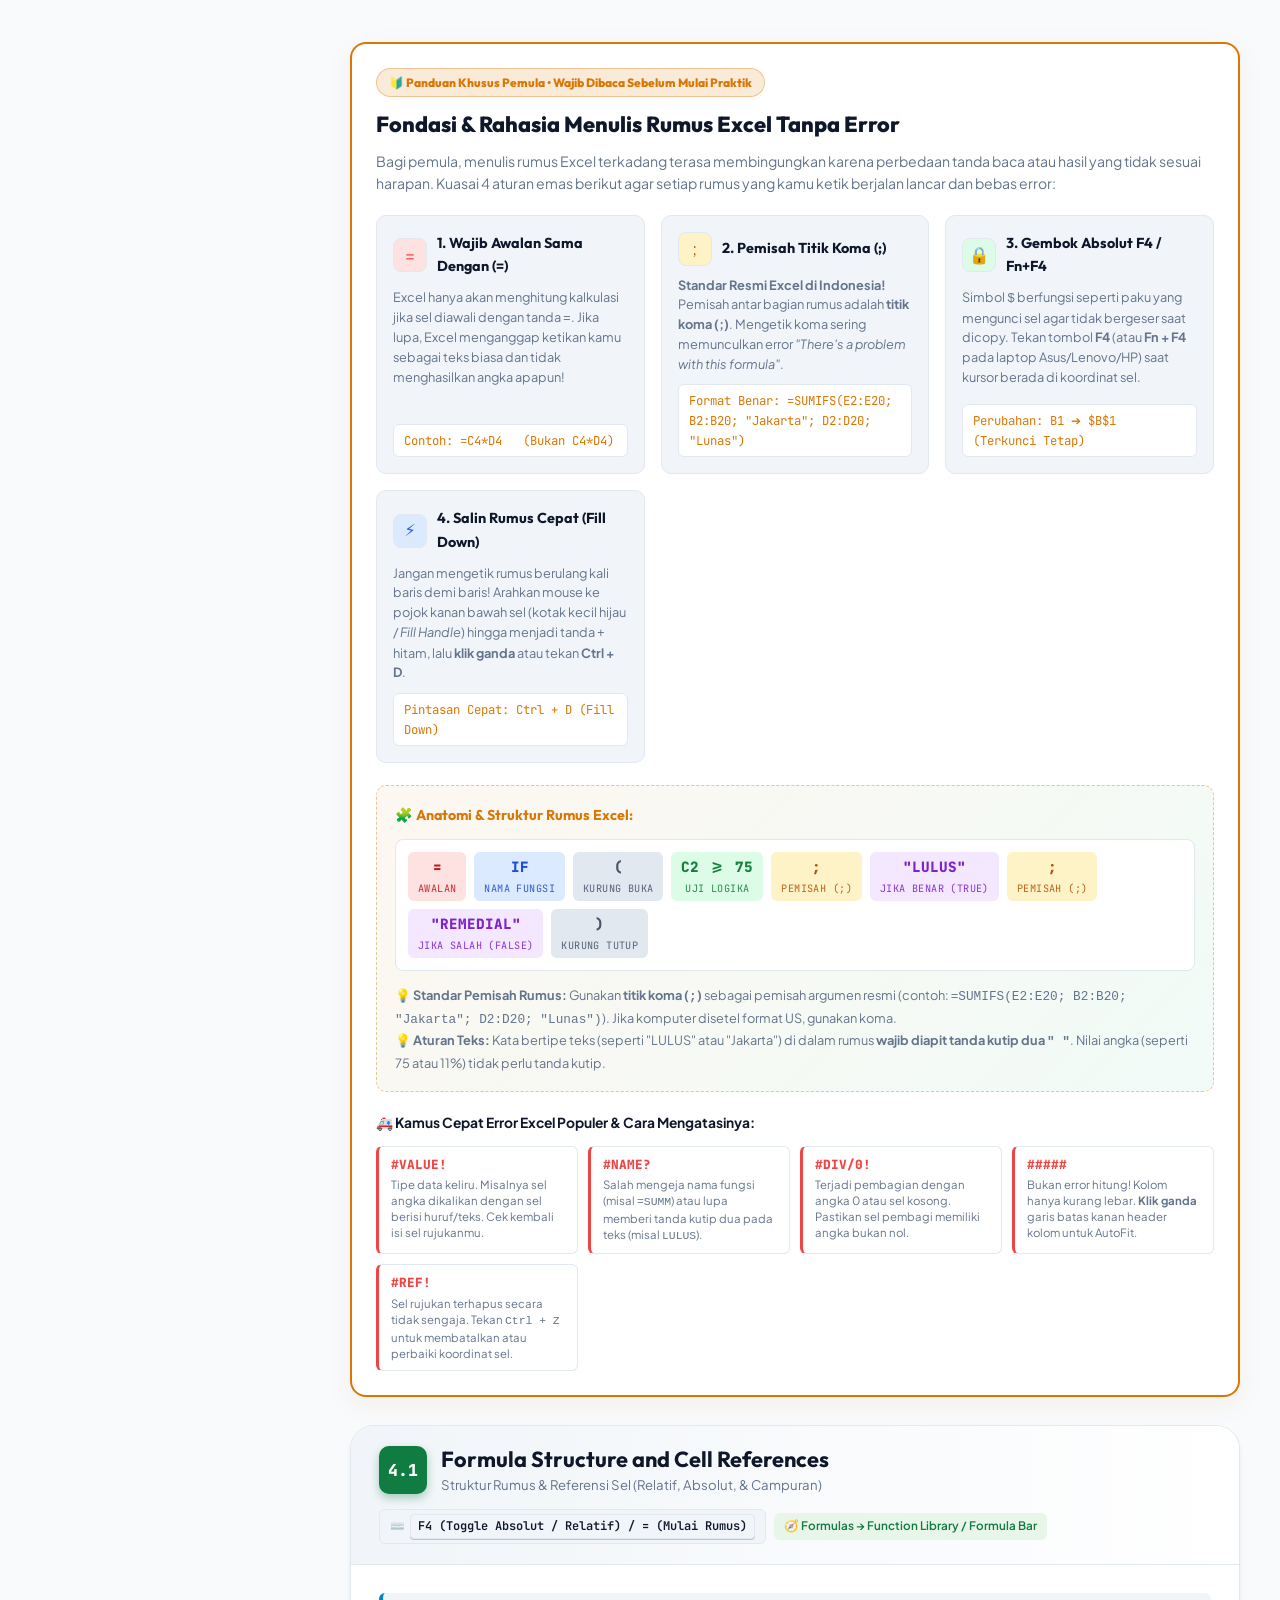
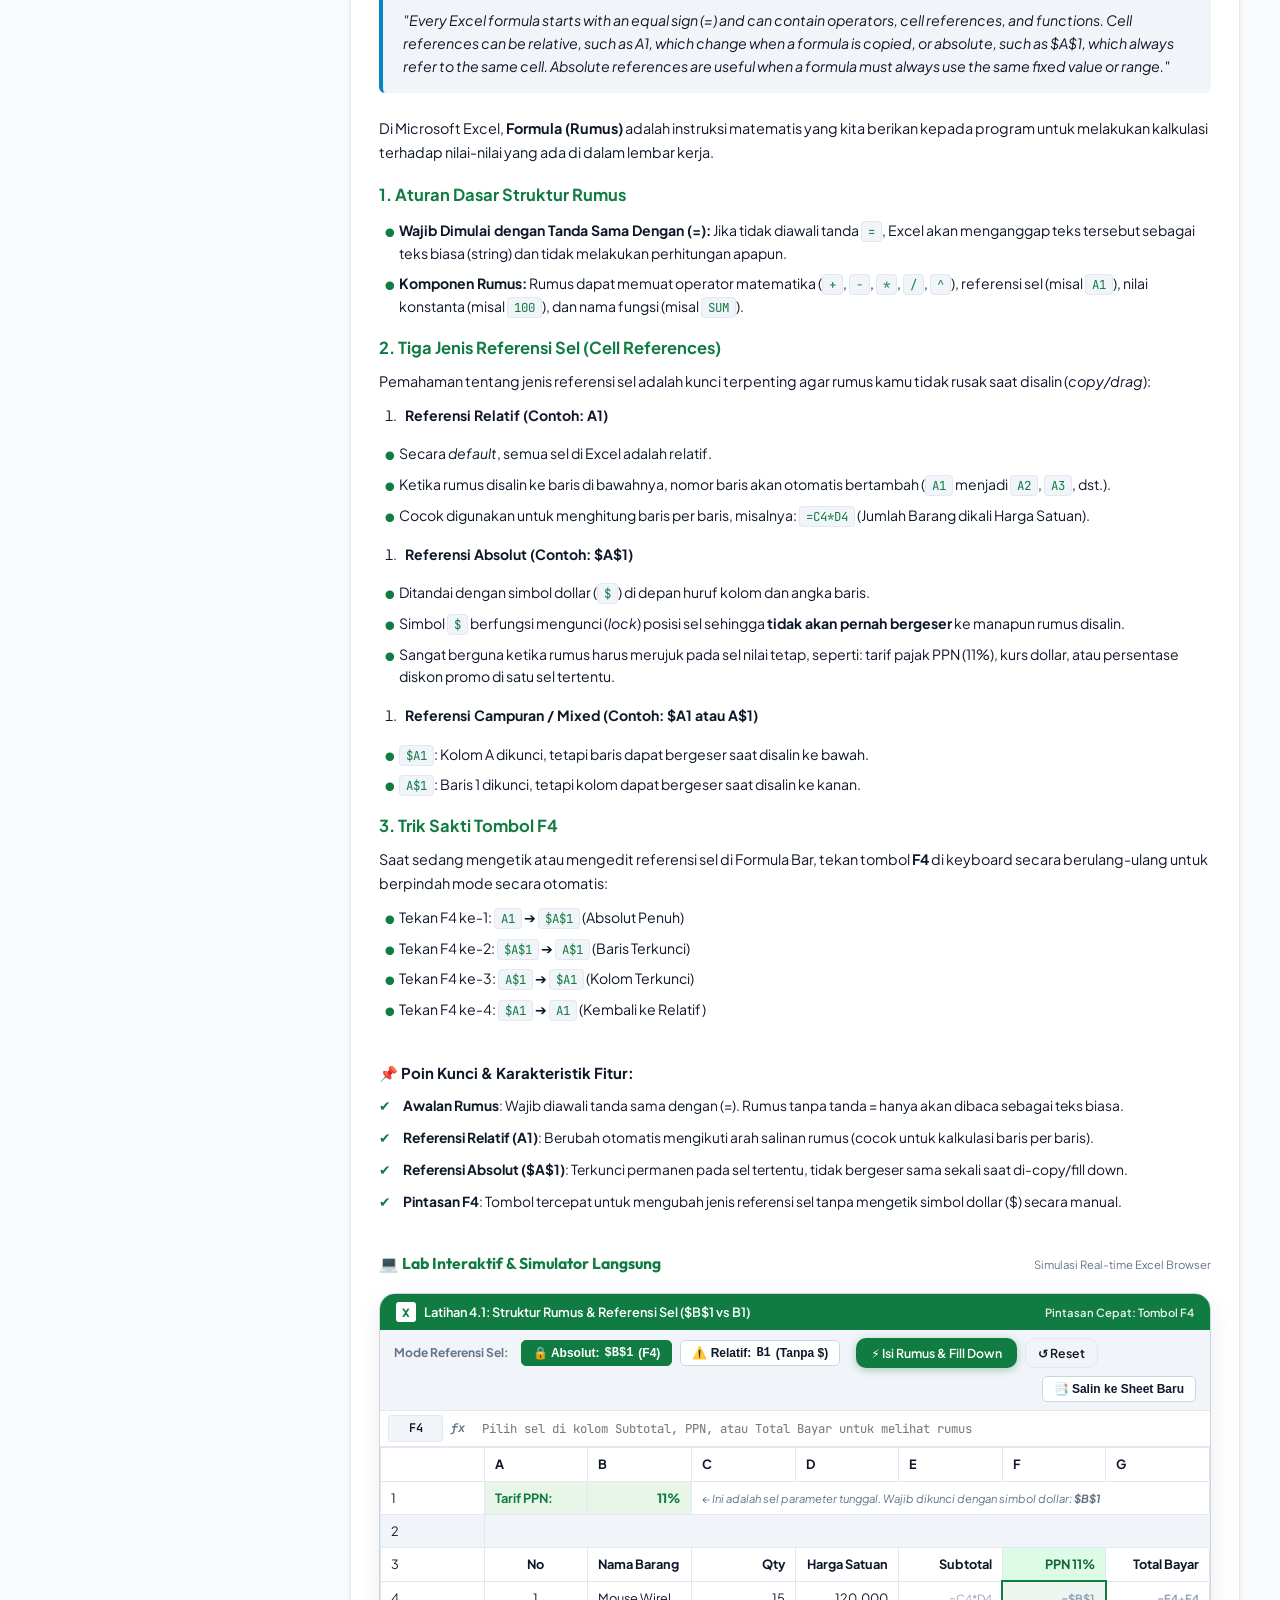
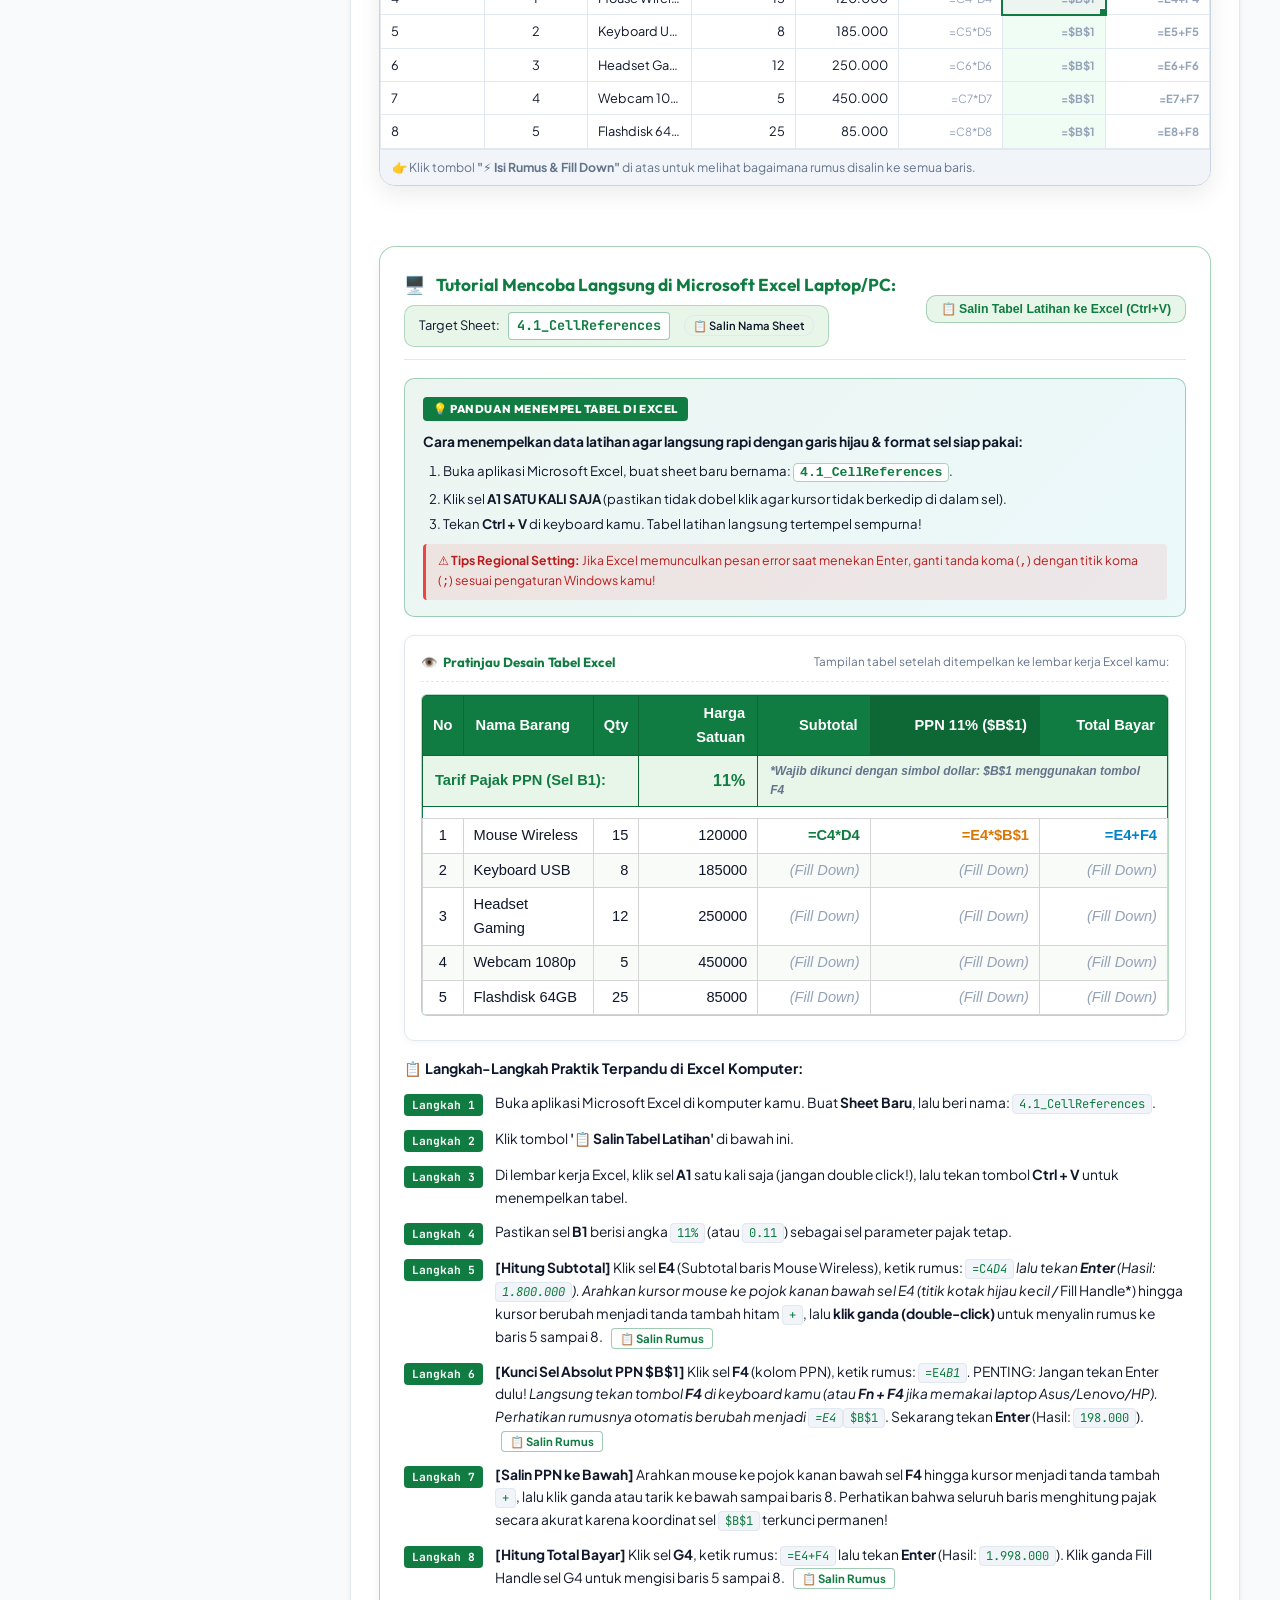
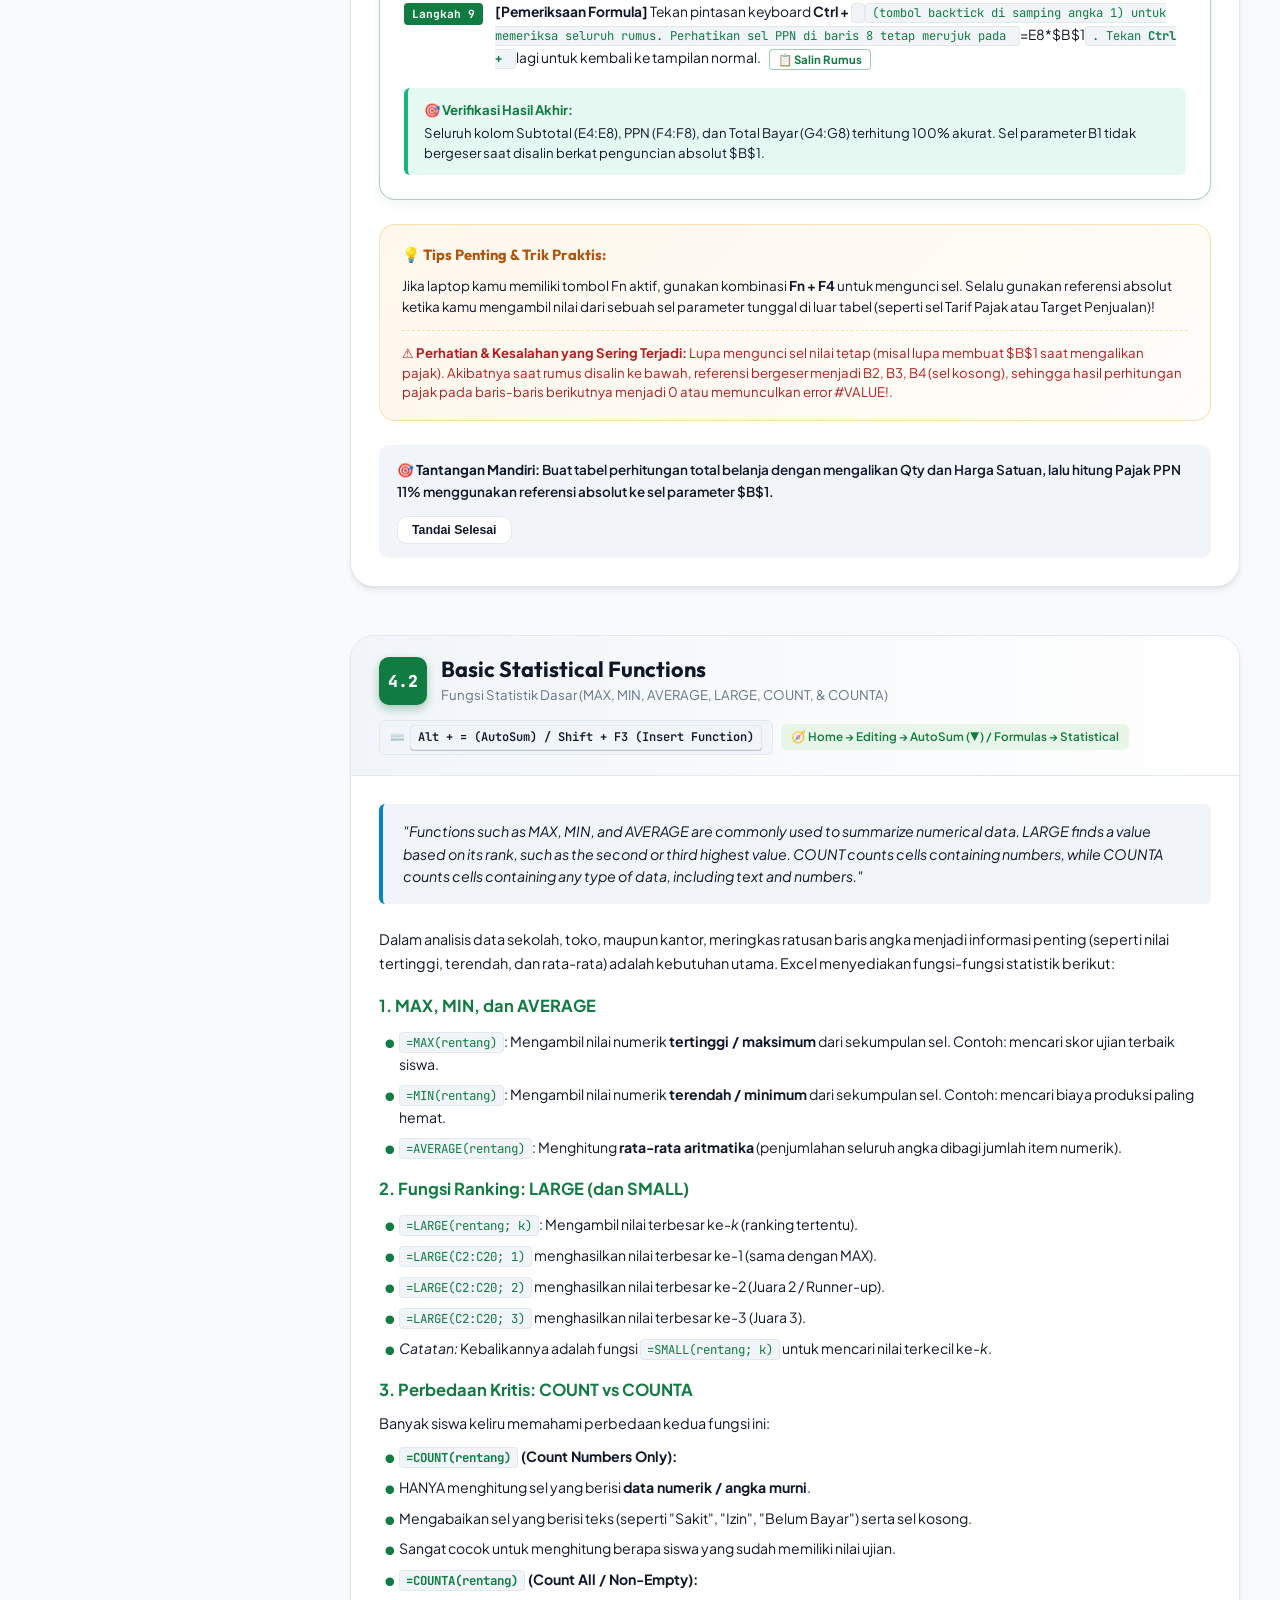
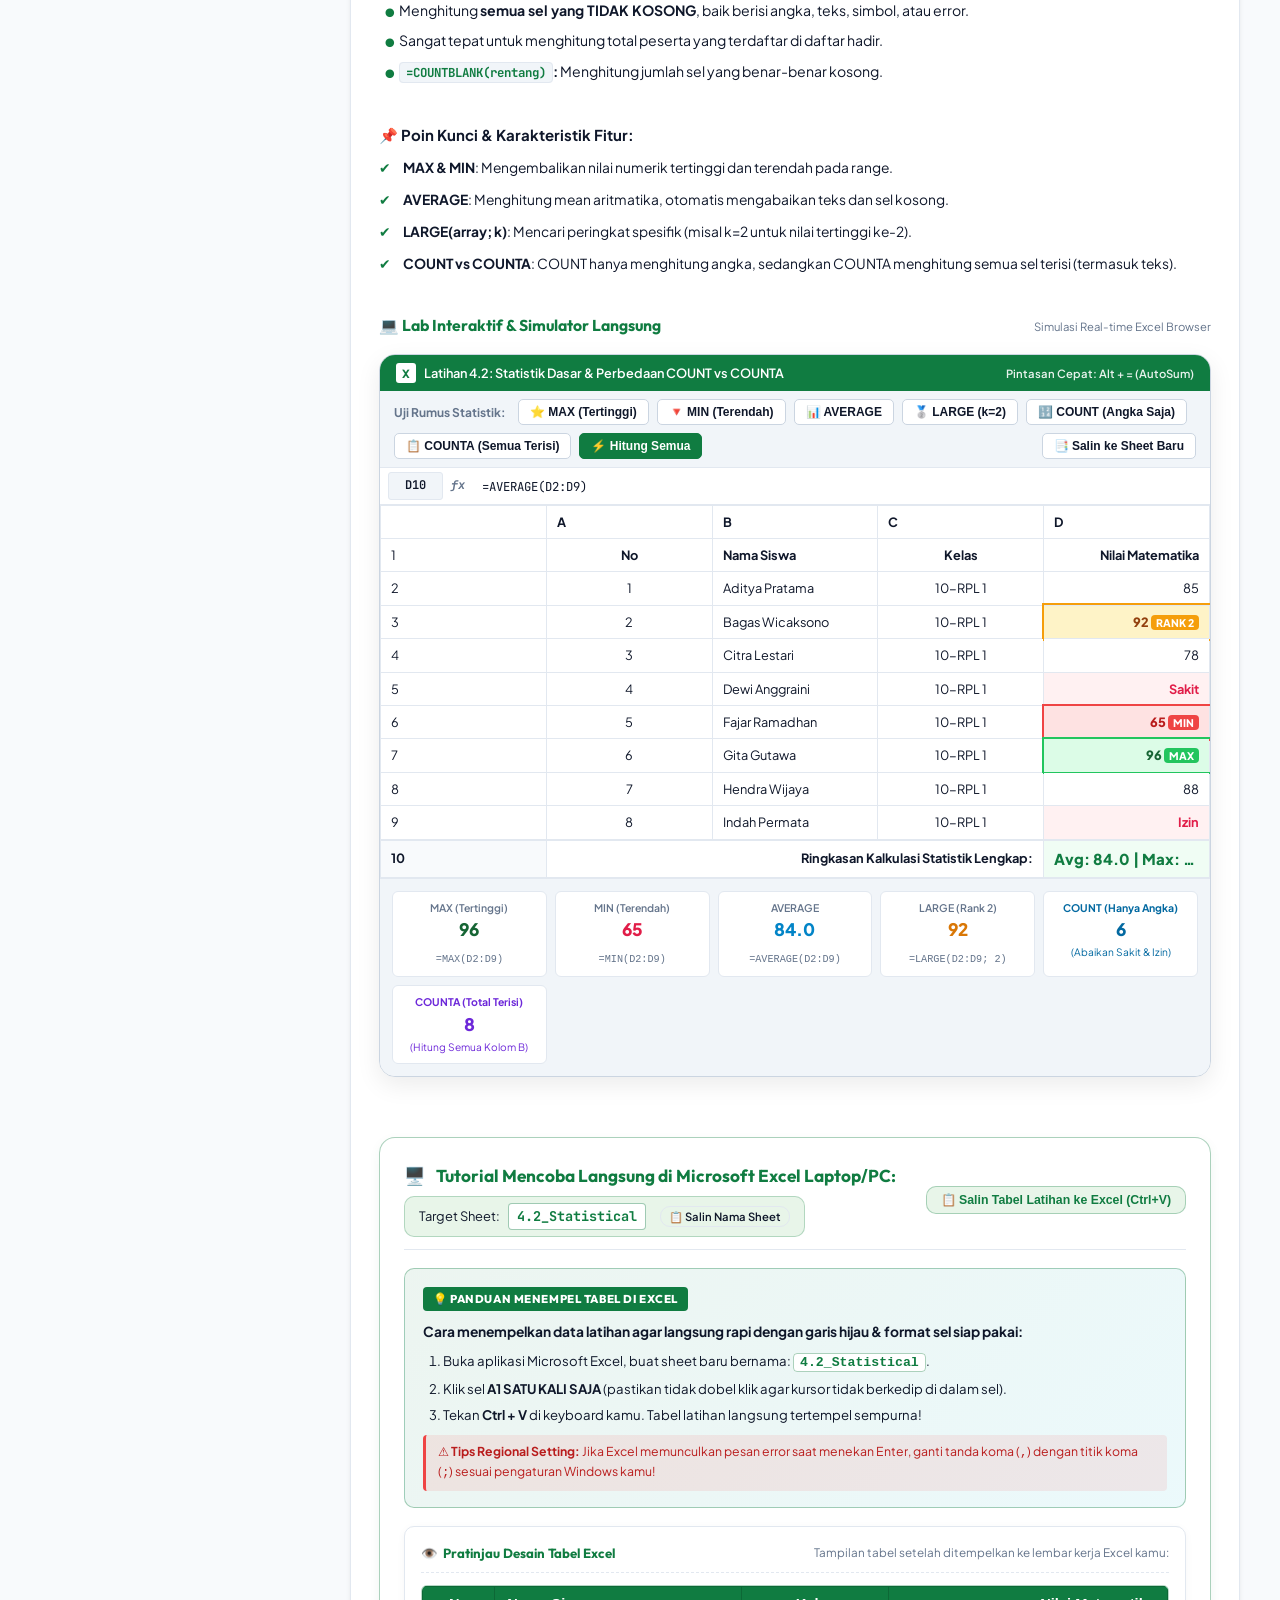
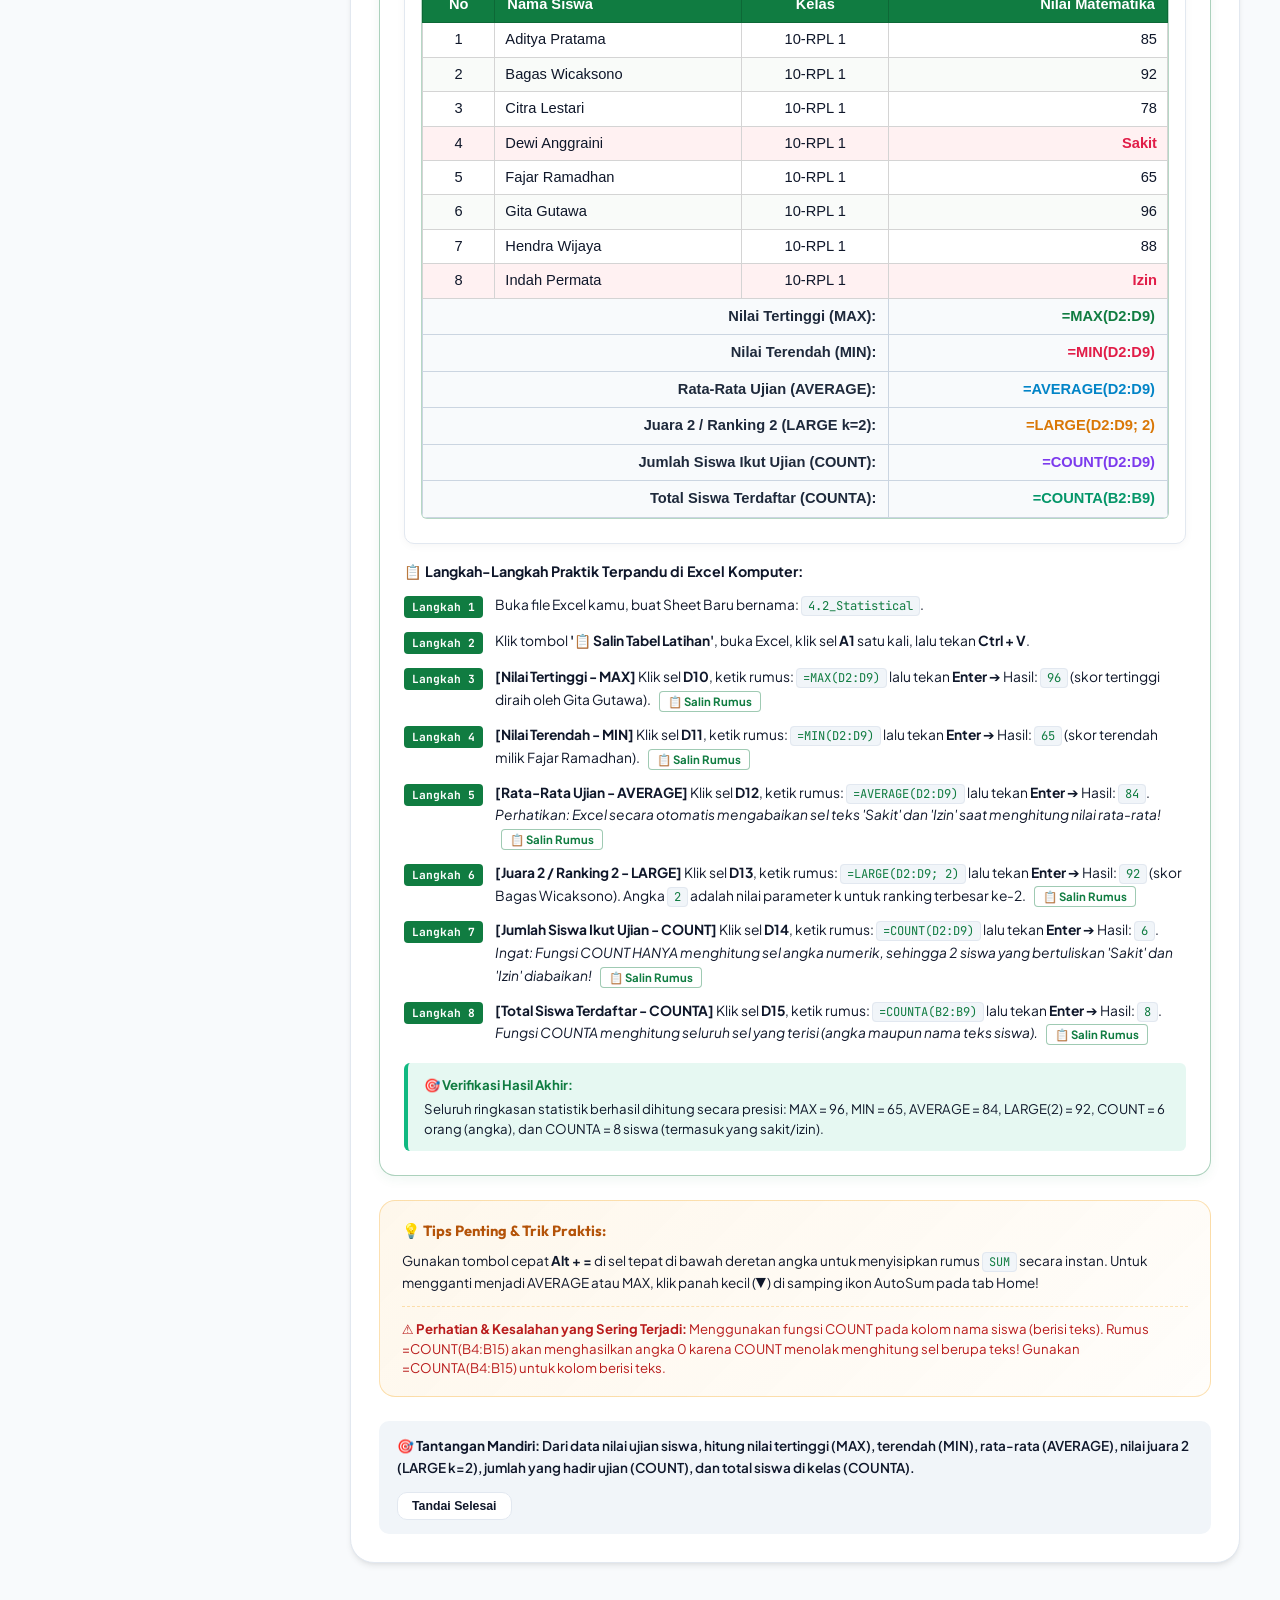
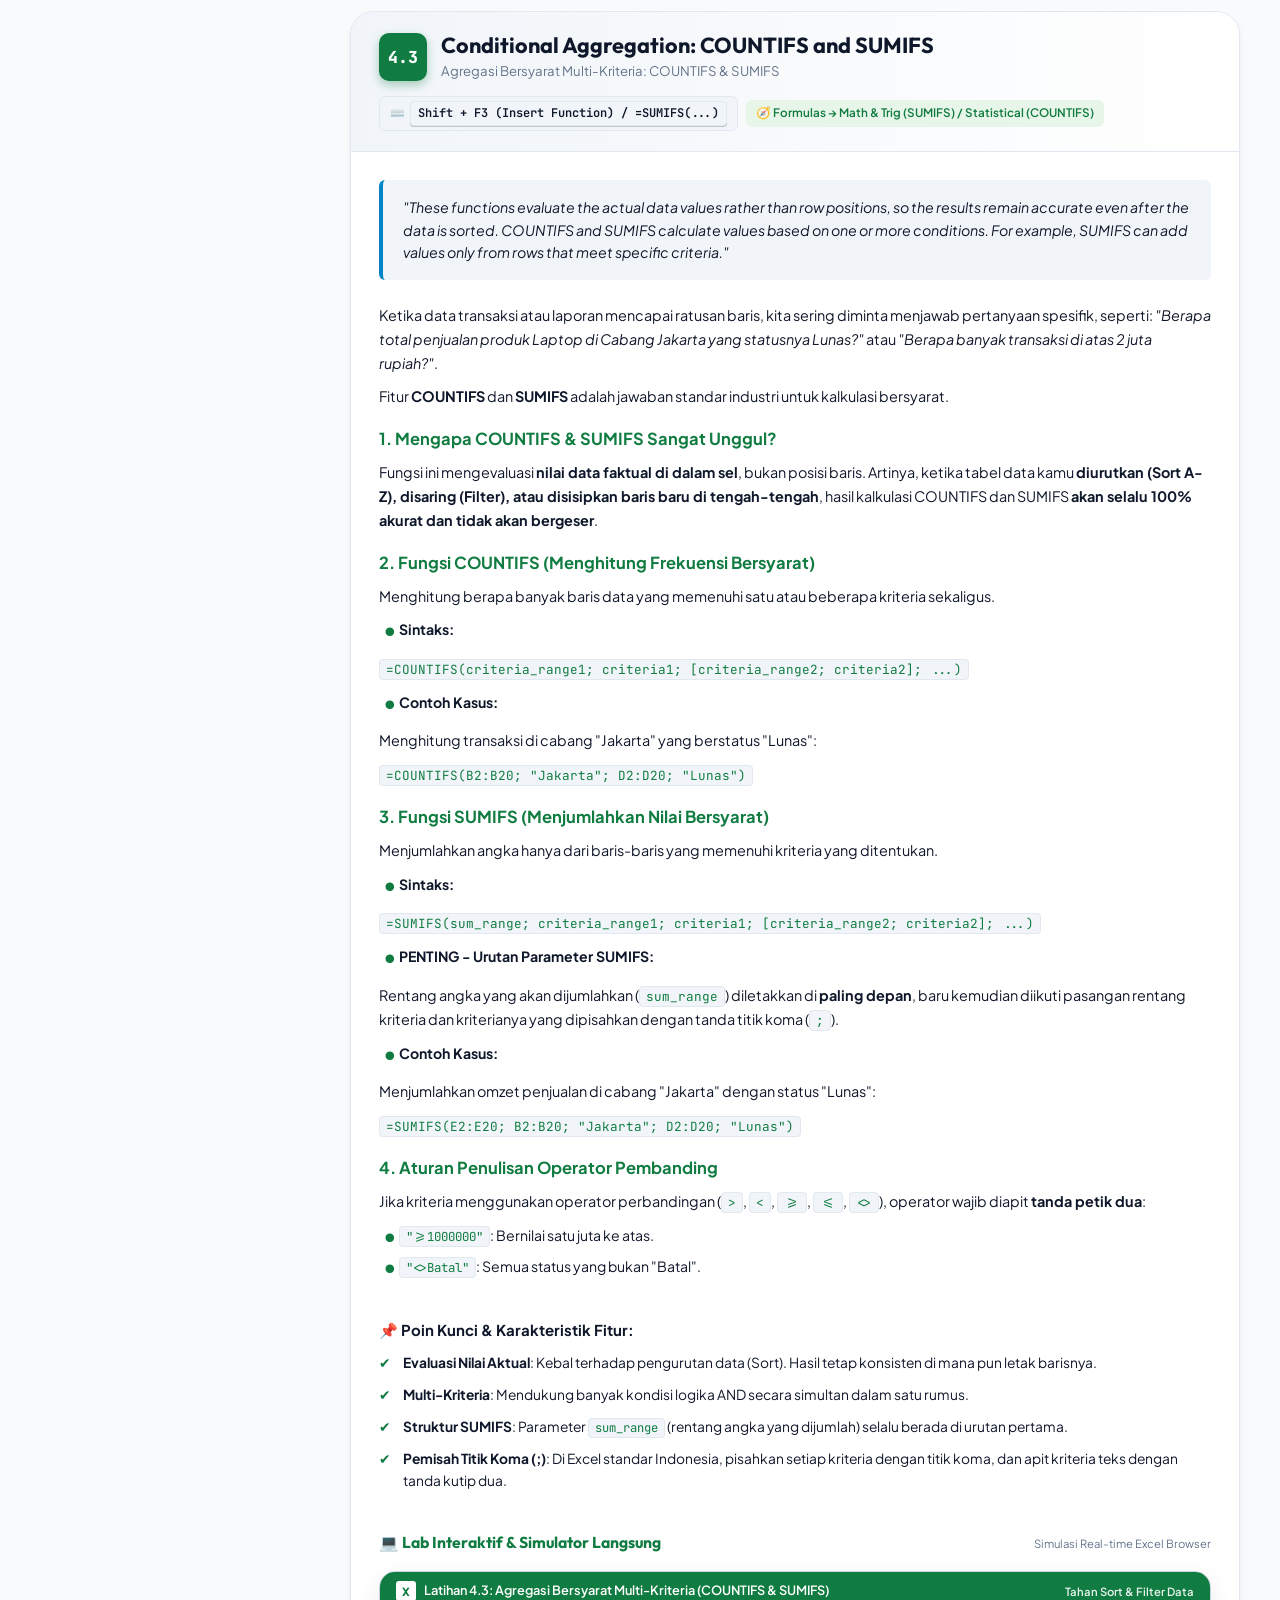
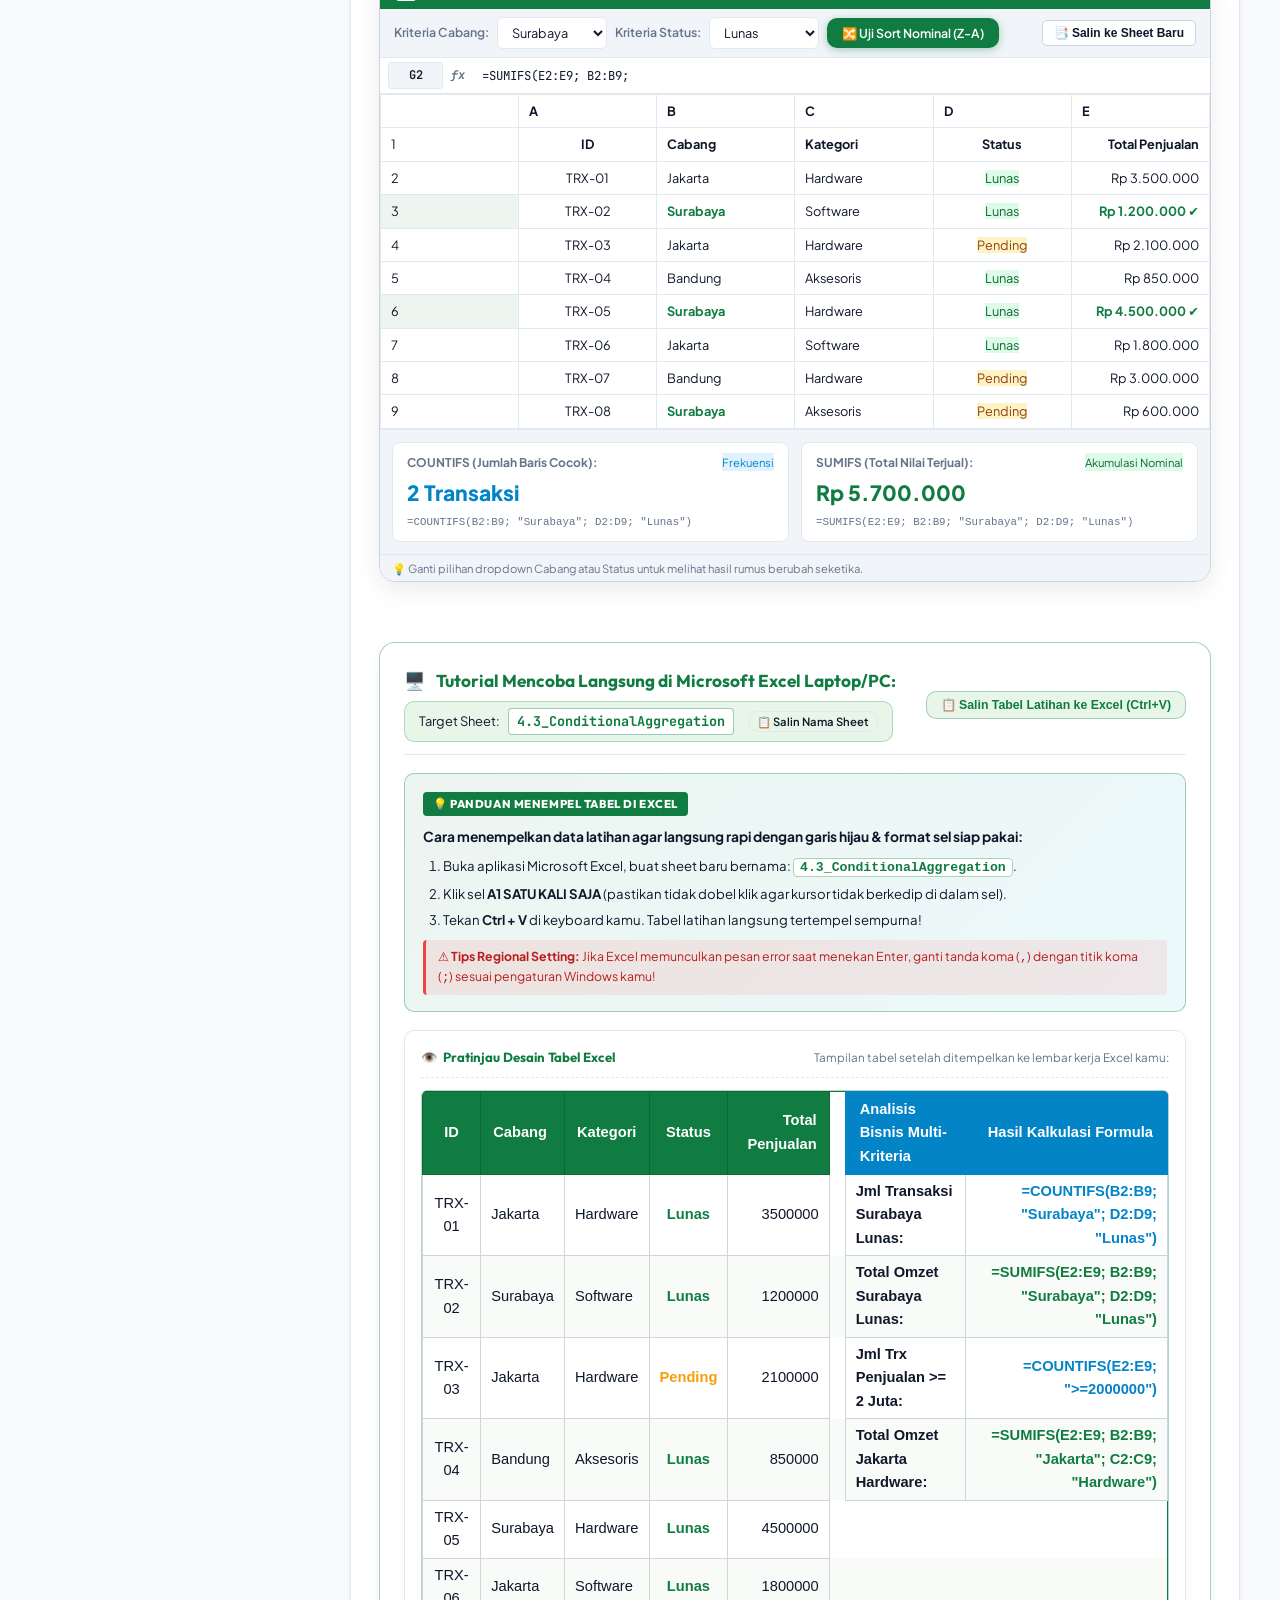
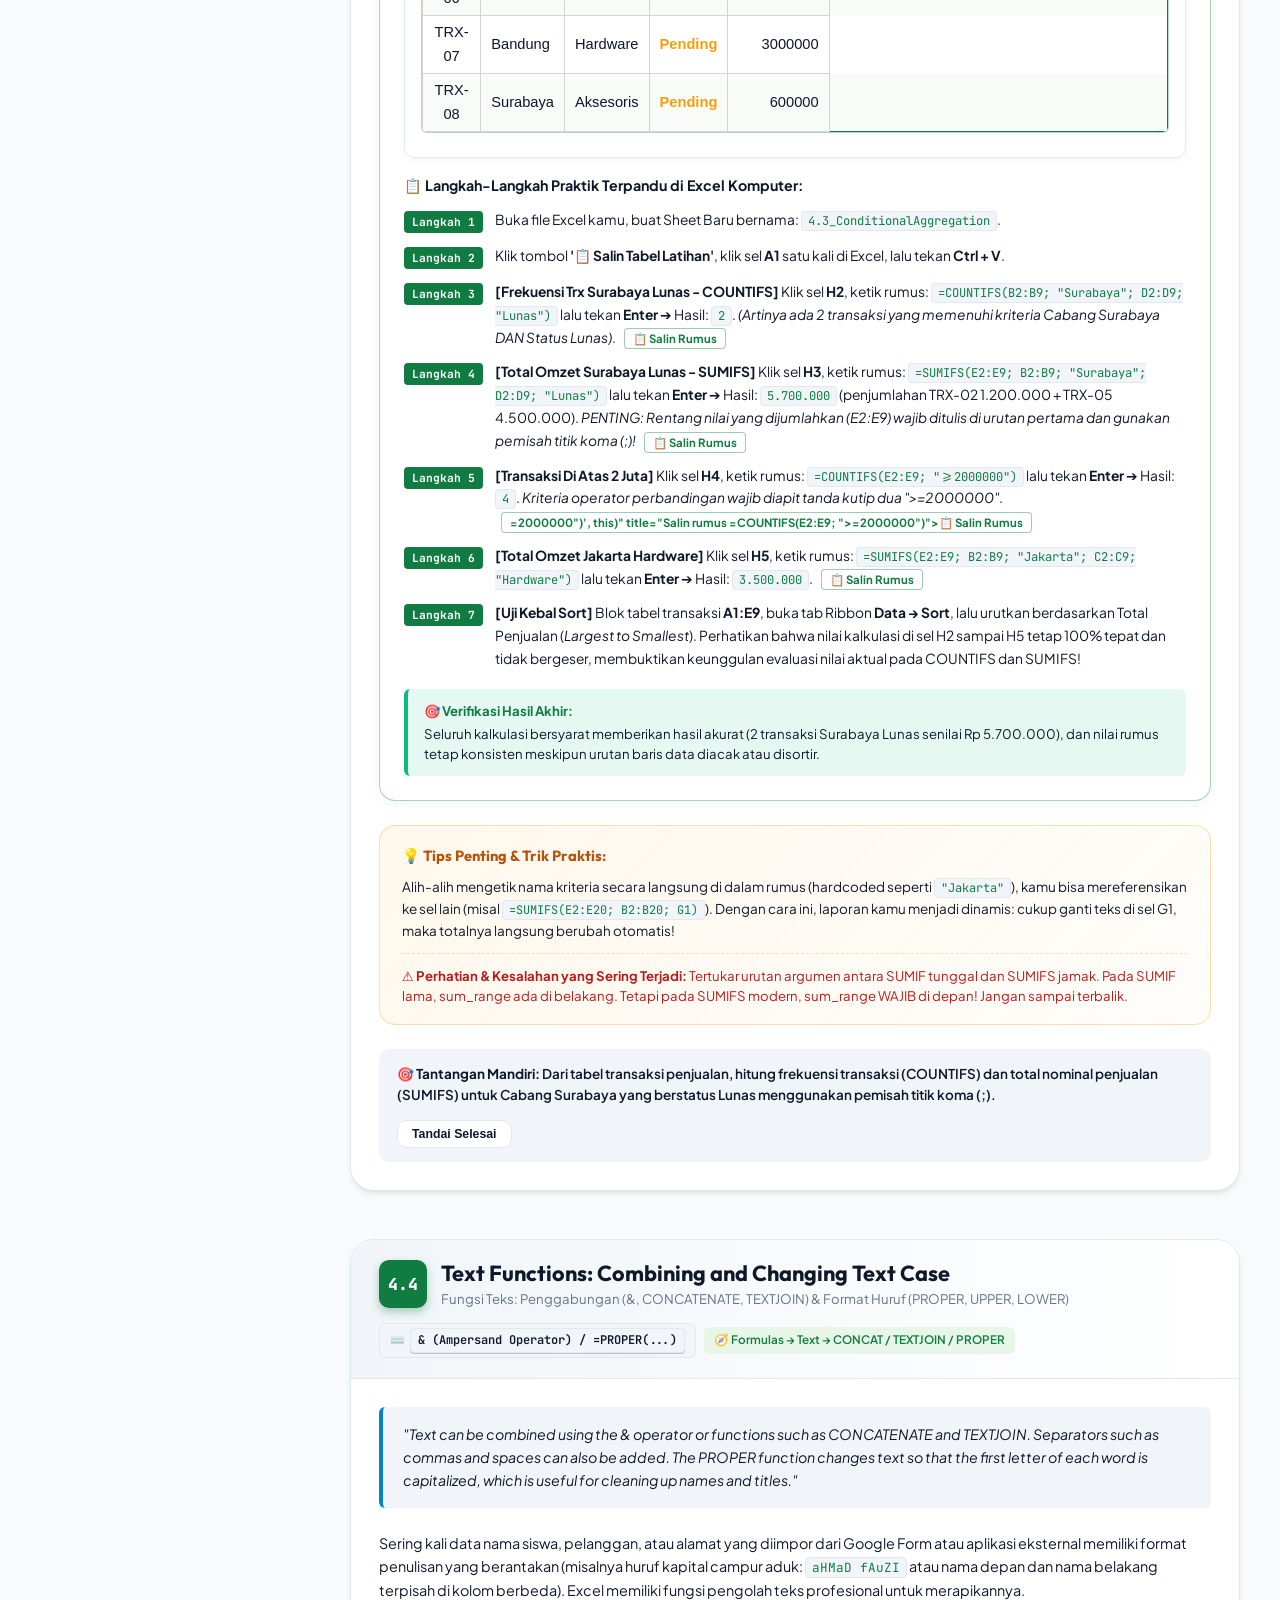
<file: chapter4.html>
<!DOCTYPE html>
<html lang="id">

<head>
  <meta charset="UTF-8">
  <meta name="viewport" content="width=device-width, initial-scale=1.0">
  <title>Modul ICT Excel: Chapter 4 - Excel Formulas and Functions</title>
  <meta name="description"
    content="Platform tutorial interaktif dan modul praktik mandiri siswa untuk Microsoft Excel Chapter 4: Formula Structure, Cell References (Absolute $A$1), MAX, MIN, AVERAGE, LARGE, COUNT, COUNTA, COUNTIFS, SUMIFS, Text Functions (&, TEXTJOIN, PROPER), Logical IF, dan Show Formulas (Ctrl+`).">
  <meta name="keywords"
    content="Tutorial Excel, ICT Excel, Belajar Excel, Formula Excel, Rumus Excel, Absolute Reference, Relatif Absolut F4, MAX MIN AVERAGE, LARGE, COUNT vs COUNTA, COUNTIFS, SUMIFS, TEXTJOIN, PROPER, Logical IF, Nested IF, Show Formulas Ctrl Backtick">

  <!-- Stylesheets -->
  <link rel="stylesheet" href="css/style.css?v=4.3">
  <link rel="stylesheet" href="css/excel-components.css?v=4.3">
</head>

<body>

  <!-- ================= TOPBAR ================= -->
  <header class="topbar">
    <div class="brand-section">
      <button class="btn-icon" id="btn-mobile-menu" aria-label="Menu">☰</button>
      <div class="brand-logo-icon">X</div>
      <div class="brand-info">
        <h1>ICT EXCEL MASTER • CHAPTER 4</h1>
        <span class="brand-badge">Modul Praktik Mandiri & Tutorial Siswa</span>
      </div>
    </div>

    <!-- Topbar Actions -->
    <div class="topbar-actions">
      <!-- Chapter Navigation -->
      <div class="chapter-nav-pills" style="display:flex; gap:4px; align-items:center; margin-right:8px;">
        <a href="index.html" class="btn btn-outline"
          style="padding:5px 12px; font-size:0.78rem; border-radius:6px; text-decoration:none;">
          📘 Ch.2
        </a>
        <a href="chapter3.html" class="btn btn-outline"
          style="padding:5px 12px; font-size:0.78rem; border-radius:6px; text-decoration:none;">
          📗 Ch.3
        </a>
        <span class="btn btn-primary"
          style="padding:5px 12px; font-size:0.78rem; border-radius:6px; cursor:default; background:#d97706; border-color:#d97706;">
          📙 Ch.4
        </span>
        <a href="chapter5.html" class="btn btn-outline"
          style="padding:5px 12px; font-size:0.78rem; border-radius:6px; text-decoration:none;">
          📊 Ch.5
        </a>
      </div>

      <!-- Classroom Timer -->
      <div class="class-timer-badge" title="Pacing Timer Praktik Mandiri">
        <span class="timer-dot"></span>
        <span id="timer-countdown">90:00</span>
        <button id="btn-timer-toggle"
          style="background:none; border:none; cursor:pointer; font-size:0.8rem; margin-left:4px;"
          title="Mulai / Jeda Timer">▶</button>
        <button id="btn-timer-reset" style="background:none; border:none; cursor:pointer; font-size:0.8rem;"
          title="Reset Timer (90 Menit)">↺</button>
      </div>

      <!-- Slideshow Presentation Mode Button -->
      <button class="btn btn-presenter" id="btn-open-presentation" title="Buka Mode Slide Pembelajaran Layar Penuh">
        📽️ Mode Slide Presentasi
      </button>

      <!-- Practice Datasets Button -->
      <button class="btn btn-outline" id="btn-open-datasets" title="Unduh File CSV / Contoh Data Latihan">
        📂 File Latihan Siswa
      </button>

      <!-- Shortcuts Cheat Sheet Button -->
      <button class="btn btn-outline" id="btn-open-shortcuts" title="Daftar Pintasan Keyboard Rumus & Fungsi">
        ⌨️ Shortcut Hub
      </button>

      <!-- Sound Toggle -->
      <button class="btn-icon" id="btn-toggle-sound" title="Suara Aktif">🔊</button>

      <!-- Theme Mode Toggle -->
      <button class="btn-icon" id="btn-toggle-theme" title="Ubah Mode Gelap / Terang">🌓</button>
    </div>
  </header>

  <!-- ================= APP LAYOUT ================= -->
  <div class="app-layout">

    <!-- ================= SIDEBAR ================= -->
    <aside class="sidebar" id="app-sidebar">
      <div class="sidebar-header">
        <span class="sidebar-title">Daftar Isi & Topik Kurikulum</span>

        <!-- Chapter Switcher in Sidebar -->
        <div style="display:flex; gap:4px; margin-bottom:12px;">
            <a href="index.html"
              style="flex:1; text-decoration:none; padding:7px 5px; border-radius:6px; text-align:center; font-size:0.74rem; font-weight:700; background:var(--bg-subtle); color:var(--text-muted); border:1px solid var(--border-color); transition:all 0.2s;">
              📘 Ch.2
            </a>
              <a href="chapter3.html"
                style="flex:1; text-decoration:none; padding:7px 5px; border-radius:6px; text-align:center; font-size:0.74rem; font-weight:700; background:var(--bg-subtle); color:var(--text-muted); border:1px solid var(--border-color); transition:all 0.2s;">
                📗 Ch.3
              </a>
                <span
                  style="flex:1; padding:7px 5px; border-radius:6px; text-align:center; font-size:0.74rem; font-weight:700; background:#d97706; color:white; border:1px solid #d97706;">
                  📙 Ch.4
                </span>
                <a href="chapter5.html"
                  style="flex:1; text-decoration:none; padding:7px 5px; border-radius:6px; text-align:center; font-size:0.74rem; font-weight:700; background:var(--bg-subtle); color:var(--text-muted); border:1px solid var(--border-color); transition:all 0.2s;">
                  📊 Ch.5
                </a>
        </div>

        <div class="progress-card">
          <div class="progress-header">
            <span>Kemajuan Belajar</span>
            <span id="progress-text">0 / 6 Topik (0%)</span>
          </div>
          <div class="progress-bar-bg">
            <div class="progress-bar-fill" id="progress-bar-fill" style="background:#d97706;"></div>
          </div>
        </div>
      </div>

      <!-- Navigation Menu -->
      <ul class="nav-menu" id="sidebar-nav-list">
        <!-- Rendered by js/app-ch4.js -->
      </ul>

      <div
        style="margin-top:24px; padding:14px; background:var(--bg-subtle); border-radius:var(--radius-md); font-size:0.8rem; color:var(--text-muted); border:1px solid var(--border-color);">
        💡 <strong>Tips Sukses Praktik:</strong> Kuasai penggunaan tombol <kbd
          style="background:var(--bg-surface); padding:1px 5px; border-radius:3px; border:1px solid var(--border-color); font-weight:700;">F4</kbd>
        untuk mengunci sel absolut dan tombol <kbd
          style="background:var(--bg-surface); padding:1px 5px; border-radius:3px; border:1px solid var(--border-color); font-weight:700;">Ctrl</kbd>
        + <kbd
          style="background:var(--bg-surface); padding:1px 5px; border-radius:3px; border:1px solid var(--border-color); font-weight:700;">`</kbd>
        untuk memeriksa formula!
      </div>
    </aside>

    <!-- ================= MAIN CONTENT ================= -->
    <main class="main-content">

      <!-- ================= HERO SECTION ================= -->
      <section class="hero-card" id="overview">
        <div>
          <span class="hero-tag"
            style="background:rgba(217, 119, 6, 0.15); color:#d97706; border-color:rgba(217, 119, 6, 0.3);">
            Modul ICT Resmi • Bab 4
          </span>
          <h1 class="hero-title">
            Excel Formulas and Functions
          </h1>
          <p class="hero-subtitle">
            Modul pembelajaran interaktif dan panduan praktik mandiri siswa: kuasai struktur sintaks rumus, referensi
            sel relatif vs absolut ($A$1) dengan tombol F4, fungsi statistik dasar (MAX, MIN, AVERAGE, LARGE, COUNT vs
            COUNTA), agregasi multi-kriteria bersyarat (COUNTIFS & SUMIFS), manipulasi teks (&, TEXTJOIN, PROPER),
            logika IF & Fill Down, serta teknik Formula Auditing menggunakan fitur Show Formulas (Ctrl+`).
          </p>

          <div class="hero-meta-grid">
            <div class="hero-stat-pill">
              <div class="hero-stat-num">6</div>
              <div class="hero-stat-label">Topik Praktik Lengkap</div>
            </div>
            <div class="hero-stat-pill">
              <div class="hero-stat-num">6</div>
              <div class="hero-stat-label">Lab Simulator Interaktif</div>
            </div>
            <div class="hero-stat-pill">
              <div class="hero-stat-num" id="hero-stat-progress">0%</div>
              <div class="hero-stat-label">Penyelesaian Siswa</div>
            </div>
          </div>

          <div style="display:flex; gap:12px; flex-wrap:wrap;">
            <a href="#topic-4-1" class="btn btn-primary"
              style="padding:10px 20px; background:#d97706; border-color:#d97706;">
              🚀 Mulai Praktik Topik 4.1
            </a>
            <a href="#beginner-quickstart" class="btn btn-outline"
              style="padding:10px 20px; border-color:#d97706; color:#d97706; font-weight:700;">
              🔰 Panduan Kilat Pemula
            </a>
            <button class="btn btn-outline" onclick="App.openModal('datasets-modal')" style="padding:10px 20px;">
              📥 Ambil Data Latihan (.csv)
            </button>
          </div>
        </div>

        <div class="hero-banner-frame">
          <img src="assets/hero-banner.jpg" alt="Excel Formulas and Functions Dashboard Illustration"
            class="hero-banner-img">
        </div>
      </section>

      <!-- ================= GENERAL THEORY ================= -->
      <section class="general-theory-card">
        <span class="section-eyebrow">General Theory</span>
        <h2 class="section-heading">Fondasi Kalkulasi, Fungsi Logika, Agregasi, & Audit Rumus Excel</h2>
        <p style="font-size:0.96rem; line-height:1.7; color:var(--text-main); margin-bottom:14px;">
          Formula dan fungsi adalah inti dari keandalan Microsoft Excel. Sebuah rumus selalu diawali dengan tanda sama
          dengan (<code>=</code>) dan memadukan operator aritmatika, nama fungsi, serta referensi sel. Perbedaan
          pemahaman antara <strong>Referensi Relatif</strong> (seperti <code>A1</code> yang berubah saat disalin) dan
          <strong>Referensi Absolut</strong> (seperti <code>$A$1</code> yang selalu terkunci pada sel parameter tetap)
          menjadi garis pemisah utama antara pengguna pemula dan profesional.
        </p>
        <p style="font-size:0.96rem; line-height:1.7; color:var(--text-main); margin-bottom:20px;">
          Fungsi modern seperti <strong>COUNTIFS</strong> dan <strong>SUMIFS</strong> memungkinkan kita menghitung data
          secara bersyarat berdasarkan nilai sel aktual, sehingga kalkulasi tetap presisi meski data diacak atau
          di-sort. Ditambah kemampuan membersihkan data teks (<code>PROPER</code>, <code>TEXTJOIN</code>), pengambilan
          keputusan otomatis dengan <code>IF</code>, serta fitur audit <code>Show Formulas</code>
          (<strong>Ctrl+`</strong>), Chapter 4 membekali siswa dengan kompetensi esensial pengolahan data masa depan.
        </p>

        <h3 style="font-size:1.1rem; font-weight:700; color:var(--excel-green); margin-bottom:12px;">
          🎯 6 Standar Kompetensi Pembelajaran Chapter 4:
        </h3>
        <div class="competencies-grid">
          <div class="competency-item">
            <span><strong>1. Struktur Rumus & Referensi Sel:</strong> Memahami awalan tanda sama dengan (=), perbedaan
              referensi Relatif (A1), Absolut ($A$1), Campuran ($A1 / A$1), serta penggunaan tombol sakti F4.</span>
          </div>
          <div class="competency-item">
            <span><strong>2. Fungsi Statistik Dasar:</strong> Meringkas data numerik dengan MAX, MIN, AVERAGE, LARGE
              (mencari peringkat/ranking k), serta membedakan fungsi COUNT (hanya angka) dan COUNTA (seluruh sel
              terisi).</span>
          </div>
          <div class="competency-item">
            <span><strong>3. Agregasi Bersyarat (COUNTIFS & SUMIFS):</strong> Menghitung frekuensi dan menjumlahkan
              nilai berdasarkan multi-kriteria secara konsisten dan kebal terhadap pengurutan data (sort).</span>
          </div>
          <div class="competency-item">
            <span><strong>4. Fungsi Teks & Format Huruf:</strong> Menggabungkan string teks dengan operator ampersand
              (&), CONCATENATE, dan TEXTJOIN, serta merapikan huruf kapital dengan PROPER, UPPER, dan LOWER.</span>
          </div>
          <div class="competency-item">
            <span><strong>5. Fungsi Logika IF & Fill Down:</strong> Menguji kondisi logika untuk pengambilan keputusan
              otomatis (Lulus/Remedial), menerapkan Nested IF predikat nilai, dan menyalin rumus menggunakan Fill Down
              (Ctrl+D).</span>
          </div>
          <div class="competency-item">
            <span><strong>6. Formula Auditing (Show Formulas):</strong> Menyingkap seluruh teks rumus di lembar kerja
              dengan pintasan Ctrl+`, menganalisis akar error (#VALUE!, #DIV/0!), dan melacak alur sel dengan Trace
              Precedents.</span>
          </div>
        </div>
      </section>

      <!-- ================= PANDUAN KILAT PEMULA ================= -->
      <section class="beginner-guide-card" id="beginner-quickstart">
        <div class="beginner-guide-badge">
          🔰 Panduan Khusus Pemula • Wajib Dibaca Sebelum Mulai Praktik
        </div>
        <h2 class="beginner-guide-title">
          Fondasi & Rahasia Menulis Rumus Excel Tanpa Error
        </h2>
        <p class="beginner-guide-intro">
          Bagi pemula, menulis rumus Excel terkadang terasa membingungkan karena perbedaan tanda baca atau hasil yang
          tidak sesuai harapan. Kuasai 4 aturan emas berikut agar setiap rumus yang kamu ketik berjalan lancar dan bebas
          error:
        </p>

        <!-- 4 Essential Golden Rules -->
        <div class="beginner-rules-grid">
          <div class="beginner-rule-card">
            <div class="rule-card-header">
              <div class="rule-card-icon" style="color:#ef4444; background:#fee2e2;">=</div>
              <div class="rule-card-title">1. Wajib Awalan Sama Dengan (=)</div>
            </div>
            <div class="rule-card-desc">
              Excel hanya akan menghitung kalkulasi jika sel diawali dengan tanda <code>=</code>. Jika lupa, Excel
              menganggap ketikan kamu sebagai teks biasa dan tidak menghasilkan angka apapun!
            </div>
            <code class="rule-card-code">Contoh: =C4*D4 &nbsp; (Bukan C4*D4)</code>
          </div>

          <div class="beginner-rule-card">
            <div class="rule-card-header">
              <div class="rule-card-icon" style="color:#b45309; background:#fef3c7;">;</div>
              <div class="rule-card-title">2. Pemisah Titik Koma (;)</div>
            </div>
            <div class="rule-card-desc">
              <strong>Standar Resmi Excel di Indonesia!</strong> Pemisah antar bagian rumus adalah <strong>titik koma
                (;)</strong>. Mengetik koma sering memunculkan error <em>"There's a problem with this formula"</em>.
            </div>
            <code class="rule-card-code">Format Benar: =SUMIFS(E2:E20; B2:B20; "Jakarta"; D2:D20; "Lunas")</code>
          </div>

          <div class="beginner-rule-card">
            <div class="rule-card-header">
              <div class="rule-card-icon" style="color:#15803d; background:#dcfce7;">🔒</div>
              <div class="rule-card-title">3. Gembok Absolut F4 / Fn+F4</div>
            </div>
            <div class="rule-card-desc">
              Simbol <code>$</code> berfungsi seperti paku yang mengunci sel agar tidak bergeser saat dicopy. Tekan
              tombol <strong>F4</strong> (atau <strong>Fn + F4</strong> pada laptop Asus/Lenovo/HP) saat kursor berada
              di koordinat sel.
            </div>
            <code class="rule-card-code">Perubahan: B1 ➔ $B$1 (Terkunci Tetap)</code>
          </div>

          <div class="beginner-rule-card">
            <div class="rule-card-header">
              <div class="rule-card-icon" style="color:#2563eb; background:#dbeafe;">⚡</div>
              <div class="rule-card-title">4. Salin Rumus Cepat (Fill Down)</div>
            </div>
            <div class="rule-card-desc">
              Jangan mengetik rumus berulang kali baris demi baris! Arahkan mouse ke pojok kanan bawah sel (kotak kecil
              hijau / <em>Fill Handle</em>) hingga menjadi tanda <code>+</code> hitam, lalu <strong>klik ganda</strong>
              atau tekan <strong>Ctrl + D</strong>.
            </div>
            <code class="rule-card-code">Pintasan Cepat: Ctrl + D (Fill Down)</code>
          </div>
        </div>

        <!-- Formula Anatomy Visualization -->
        <div class="formula-anatomy-card">
          <div class="anatomy-header">
            <span>🧩 Anatomi & Struktur Rumus Excel:</span>
          </div>
          <div class="anatomy-visual-row">
            <div class="anatomy-tag tag-equal">
              <span class="anatomy-tag-code">=</span>
              <span class="anatomy-tag-label">Awalan</span>
            </div>
            <div class="anatomy-tag tag-fn">
              <span class="anatomy-tag-code">IF</span>
              <span class="anatomy-tag-label">Nama Fungsi</span>
            </div>
            <div class="anatomy-tag tag-paren">
              <span class="anatomy-tag-code">(</span>
              <span class="anatomy-tag-label">Kurung Buka</span>
            </div>
            <div class="anatomy-tag tag-range">
              <span class="anatomy-tag-code">C2 &gt;= 75</span>
              <span class="anatomy-tag-label">Uji Logika</span>
            </div>
            <div class="anatomy-tag tag-comma">
              <span class="anatomy-tag-code">;</span>
              <span class="anatomy-tag-label">Pemisah (;)</span>
            </div>
            <div class="anatomy-tag tag-val">
              <span class="anatomy-tag-code">"LULUS"</span>
              <span class="anatomy-tag-label">Jika Benar (TRUE)</span>
            </div>
            <div class="anatomy-tag tag-comma">
              <span class="anatomy-tag-code">;</span>
              <span class="anatomy-tag-label">Pemisah (;)</span>
            </div>
            <div class="anatomy-tag tag-val">
              <span class="anatomy-tag-code">"REMEDIAL"</span>
              <span class="anatomy-tag-label">Jika Salah (FALSE)</span>
            </div>
            <div class="anatomy-tag tag-paren">
              <span class="anatomy-tag-code">)</span>
              <span class="anatomy-tag-label">Kurung Tutup</span>
            </div>
          </div>
          <div style="font-size:0.85rem; color:var(--text-muted); line-height:1.6;">
            💡 <strong>Standar Pemisah Rumus:</strong> Gunakan <strong>titik koma (<code>;</code>)</strong> sebagai
            pemisah argumen resmi (contoh: <code>=SUMIFS(E2:E20; B2:B20; "Jakarta"; D2:D20; "Lunas")</code>). Jika
            komputer disetel format US, gunakan koma.<br>
            💡 <strong>Aturan Teks:</strong> Kata bertipe teks (seperti "LULUS" atau "Jakarta") di dalam rumus
            <strong>wajib diapit tanda kutip dua <code>" "</code></strong>. Nilai angka (seperti 75 atau 11%) tidak
            perlu tanda kutip.
          </div>
        </div>

        <!-- Mini Error Dictionary -->
        <div>
          <div
            style="font-size:0.92rem; font-weight:700; color:var(--text-main); margin-bottom:8px; display:flex; align-items:center; gap:8px;">
            <span>🚑 Kamus Cepat Error Excel Populer & Cara Mengatasinya:</span>
          </div>
          <div class="error-dict-container">
            <div class="error-dict-pill">
              <div class="error-code-name">#VALUE!</div>
              <div class="error-code-meaning">Tipe data keliru. Misalnya sel angka dikalikan dengan sel berisi
                huruf/teks. Cek kembali isi sel rujukanmu.</div>
            </div>
            <div class="error-dict-pill">
              <div class="error-code-name">#NAME?</div>
              <div class="error-code-meaning">Salah mengeja nama fungsi (misal <code>=SUMM</code>) atau lupa memberi
                tanda kutip dua pada teks (misal <code>LULUS</code>).</div>
            </div>
            <div class="error-dict-pill">
              <div class="error-code-name">#DIV/0!</div>
              <div class="error-code-meaning">Terjadi pembagian dengan angka 0 atau sel kosong. Pastikan sel pembagi
                memiliki angka bukan nol.</div>
            </div>
            <div class="error-dict-pill">
              <div class="error-code-name">#####</div>
              <div class="error-code-meaning">Bukan error hitung! Kolom hanya kurang lebar. <strong>Klik ganda</strong>
                garis batas kanan header kolom untuk AutoFit.</div>
            </div>
            <div class="error-dict-pill">
              <div class="error-code-name">#REF!</div>
              <div class="error-code-meaning">Sel rujukan terhapus secara tidak sengaja. Tekan <code>Ctrl + Z</code>
                untuk membatalkan atau perbaiki koordinat sel.</div>
            </div>
          </div>
        </div>
      </section>

      <!-- ================= 6 TOPICS CONTAINER ================= -->
      <section class="topic-container" id="topics-render-container">
        <!-- Injected dynamically by js/app-ch4.js: Topic 4.1 to Topic 4.6 -->
      </section>

      <!-- ================= QUIZ & EVALUATION SECTION ================= -->
      <section class="quiz-section" id="quiz-section">
        <div class="quiz-header">
          <span class="section-eyebrow">Evaluasi Formatif</span>
          <h2 class="section-heading" style="font-size:2.1rem;">Kuis Evaluasi Pemahaman Siswa</h2>
          <p style="color:var(--text-muted); font-size:1rem;">
            Uji pemahaman komprehensif Anda mengenai 6 topik Chapter 4. Setiap soal berbasis studi kasus nyata
            perhitungan data administrasi, nilai raport sekolah, dan transaksi bisnis.
          </p>
        </div>

        <!-- Live Quiz Progress Bar -->
        <div class="quiz-progress-banner" id="quiz-progress-banner">
          <div class="quiz-progress-meta">
            <span id="quiz-progress-text">Progres Pengerjaan: 0 / 6 Soal Terjawab (0%)</span>
            <span id="quiz-badge-status"
              style="font-size:0.8rem; font-weight:700; color:var(--text-muted); background:var(--bg-surface); padding:3px 10px; border-radius:999px; border:1px solid var(--border-color);">Status:
              Belum Dikumpulkan</span>
          </div>
          <div class="quiz-progress-track">
            <div class="quiz-progress-fill" id="quiz-progress-fill" style="background:#d97706;"></div>
          </div>
        </div>

        <div id="quiz-questions-list">
          <!-- Injected dynamically by js/app-ch4.js -->
        </div>

        <div style="display:flex; justify-content:center; gap:16px; margin-top:28px;">
          <button class="btn btn-primary" id="btn-submit-quiz"
            style="padding:12px 28px; font-size:1rem; background:#d97706; border-color:#d97706;">
            📝 Kumpulkan Jawaban & Hitung Skor
          </button>
          <button class="btn btn-outline" id="btn-reset-quiz" style="padding:12px 20px;">
            ↺ Reset Ulang Soal
          </button>
        </div>
      </section>

      <!-- ================= FOOTER ================= -->
      <footer
        style="margin-top:80px; padding-top:24px; border-top:1px solid var(--border-color); text-align:center; color:var(--text-muted); font-size:0.85rem;">
        <p><strong>Modul Pembelajaran ICT - Microsoft Excel Chapter 4</strong></p>
        <p style="margin-top:4px;">Dirancang khusus sebagai Modul Interaktif dan Panduan Praktik Mandiri Siswa.</p>
        <p style="margin-top:8px; display:flex; justify-content:center; gap:16px;">
          <a href="index.html" style="color:var(--excel-green); text-decoration:none; font-weight:600;">← Kembali ke
            Chapter 2</a>
          <span>•</span>
          <a href="chapter3.html" style="color:var(--excel-green); text-decoration:none; font-weight:600;">← Kembali ke
            Chapter 3</a>
        </p>
      </footer>

    </main>
  </div>

  <!-- ================= MODAL: SHORTCUTS CHEAT SHEET ================= -->
  <div class="modal-overlay" id="shortcuts-modal">
    <div class="modal-box">
      <div class="modal-header">
        <h3 class="modal-title">⌨️ Pintasan Keyboard Penting (Excel Shortcuts Chapter 4)</h3>
        <button class="btn-icon modal-close-btn">&times;</button>
      </div>
      <div class="modal-body">
        <p style="font-size:0.9rem; color:var(--text-muted); margin-bottom:16px;">
          Menguasai pintasan keyboard mempercepat penulisan rumus, penguncian sel, dan pelacakan audit error:
        </p>
        <table class="shortcut-table">
          <thead>
            <tr>
              <th>Fitur / Aksi</th>
              <th>Pintasan Windows</th>
              <th>Fungsi Utama</th>
            </tr>
          </thead>
          <tbody>
            <tr>
              <td><strong>Toggle Absolute Reference</strong></td>
              <td><kbd>F4</kbd> (atau <kbd>Fn</kbd> + <kbd>F4</kbd>)</td>
              <td>Mengubah referensi sel: A1 → $A$1 → A$1 → $A1 secara otomatis</td>
            </tr>
            <tr>
              <td><strong>Show Formulas</strong></td>
              <td><kbd>Ctrl</kbd> + <kbd>`</kbd> (Grave Accent / Backtick)</td>
              <td>Menampilkan/menyembunyikan teks rumus di seluruh sel worksheet</td>
            </tr>
            <tr>
              <td><strong>AutoSum</strong></td>
              <td><kbd>Alt</kbd> + <kbd>=</kbd></td>
              <td>Menyisipkan rumus SUM atau fungsi agregat otomatis pada rentang angka</td>
            </tr>
            <tr>
              <td><strong>Fill Down</strong></td>
              <td><kbd>Ctrl</kbd> + <kbd>D</kbd></td>
              <td>Menyalin isi sel atau rumus dari baris atas ke baris yang dipilih di bawahnya</td>
            </tr>
            <tr>
              <td><strong>Insert Function Dialog</strong></td>
              <td><kbd>Shift</kbd> + <kbd>F3</kbd></td>
              <td>Membuka dialog pencarian fungsi dan panduan argumen rumus</td>
            </tr>
            <tr>
              <td><strong>Edit Active Cell</strong></td>
              <td><kbd>F2</kbd></td>
              <td>Masuk ke mode edit sel aktif langsung di lembar kerja tanpa mouse</td>
            </tr>
            <tr>
              <td><strong>Calculate Now</strong></td>
              <td><kbd>F9</kbd></td>
              <td>Menghitung ulang lembar kerja atau mengevaluasi potongan rumus terpilih</td>
            </tr>
            <tr>
              <td><strong>Select All</strong></td>
              <td><kbd>Ctrl</kbd> + <kbd>A</kbd></td>
              <td>Memilih seluruh data atau worksheet untuk operasi massal</td>
            </tr>
          </tbody>
        </table>
      </div>
    </div>
  </div>

  <!-- ================= MODAL: PRACTICE DATASETS ================= -->
  <div class="modal-overlay" id="datasets-modal">
    <div class="modal-box">
      <div class="modal-header">
        <h3 class="modal-title">📂 Bank Data Latihan Siswa (Practice Datasets Chapter 4)</h3>
        <button class="btn-icon modal-close-btn">&times;</button>
      </div>
      <div class="modal-body">
        <p style="font-size:0.9rem; color:var(--text-muted); margin-bottom:16px;">
          Gunakan dataset siap pakai berikut untuk latihan di Microsoft Excel desktop atau tugas kelas:
        </p>
        <div id="datasets-list-container">
          <!-- Injected dynamically by js/app-ch4.js -->
        </div>
      </div>
    </div>
  </div>

  <!-- ================= MODAL: QUIZ RESULT ================= -->
  <div class="modal-overlay" id="quiz-result-modal">
    <div class="modal-box" id="quiz-result-modal-box">
      <!-- Injected dynamically by js/app-ch4.js -->
    </div>
  </div>

  <!-- ================= MODAL: COPY SUCCESS & EXCEL PASTE GUIDE ================= -->
  <div class="modal-overlay" id="copy-success-modal">
    <div class="modal-box" style="max-width: 600px;">
      <div class="modal-header">
        <h3 class="modal-title" style="color:var(--excel-green); display:flex; align-items:center; gap:8px;">
          <span>📋</span> Tabel & Desain Siap Ditempel ke Excel!
        </h3>
        <button class="btn-icon modal-close-btn">&times;</button>
      </div>
      <div class="modal-body" id="copy-success-modal-body">
        <!-- Injected dynamically by js/app-ch4.js -->
      </div>
    </div>
  </div>

  <!-- ================= TEACHER PRESENTATION OVERLAY ================= -->
  <div id="presentation-overlay">
    <!-- Pres Topbar -->
    <div class="pres-topbar">
      <div style="display:flex; align-items:center; gap:12px;">
        <span style="font-weight:800; font-family:var(--font-heading); color:#38bdf8;">📽️ MODE SLIDE
          PEMBELAJARAN</span>
        <span style="font-size:0.8rem; background:#1e293b; color:#94a3b8; padding:3px 10px; border-radius:4px;">
          Gunakan Tombol Panah [ ← / → ] atau Space
        </span>
      </div>

      <div style="display:flex; align-items:center; gap:12px;">
        <button class="btn btn-outline" id="btn-pres-laser"
          style="padding:6px 14px; font-size:0.82rem; border-color:#334155; color:#f8fafc;"
          title="Nyalakan Laser Pointer Virtual (Tekan L)">
          🔴 Laser Pointer (L)
        </button>
        <button class="btn btn-outline" id="btn-pres-close"
          style="padding:6px 14px; font-size:0.82rem; border-color:#334155; color:#f8fafc;">
          ✕ Tutup Presentasi (Esc)
        </button>
      </div>
    </div>

    <!-- Pres Slide Viewport -->
    <div class="pres-slide-viewport">
      <div id="pres-slide-render">
        <!-- Injected by js/presentation-mode-ch4.js -->
      </div>
    </div>

    <!-- Pres Footer Navigation -->
    <div class="pres-footer-bar">
      <button class="btn btn-outline" id="btn-pres-prev" style="color:white; border-color:#334155;">
        ← Slide Sebelumnya
      </button>

      <div id="pres-slide-counter"
        style="font-family:var(--font-mono); font-size:1.05rem; font-weight:700; color:#38bdf8;">
        1 / 9
      </div>

      <button class="btn btn-primary" id="btn-pres-next" style="background:#0284c7; border-color:#0284c7;">
        Slide Berikutnya →
      </button>
    </div>
  </div>

  <!-- Virtual Laser Pointer Element -->
  <div class="laser-pointer-dot" id="laser-pointer-dot"></div>

  <!-- Scripts -->
  <script src="js/data-ch4.js?v=4.3"></script>
  <script src="js/spreadsheet-simulators-ch4.js?v=4.3"></script>
  <script src="js/presentation-mode-ch4.js?v=4.3"></script>
  <script src="js/app-ch4.js?v=4.3"></script>
</body>

</html>
</file>
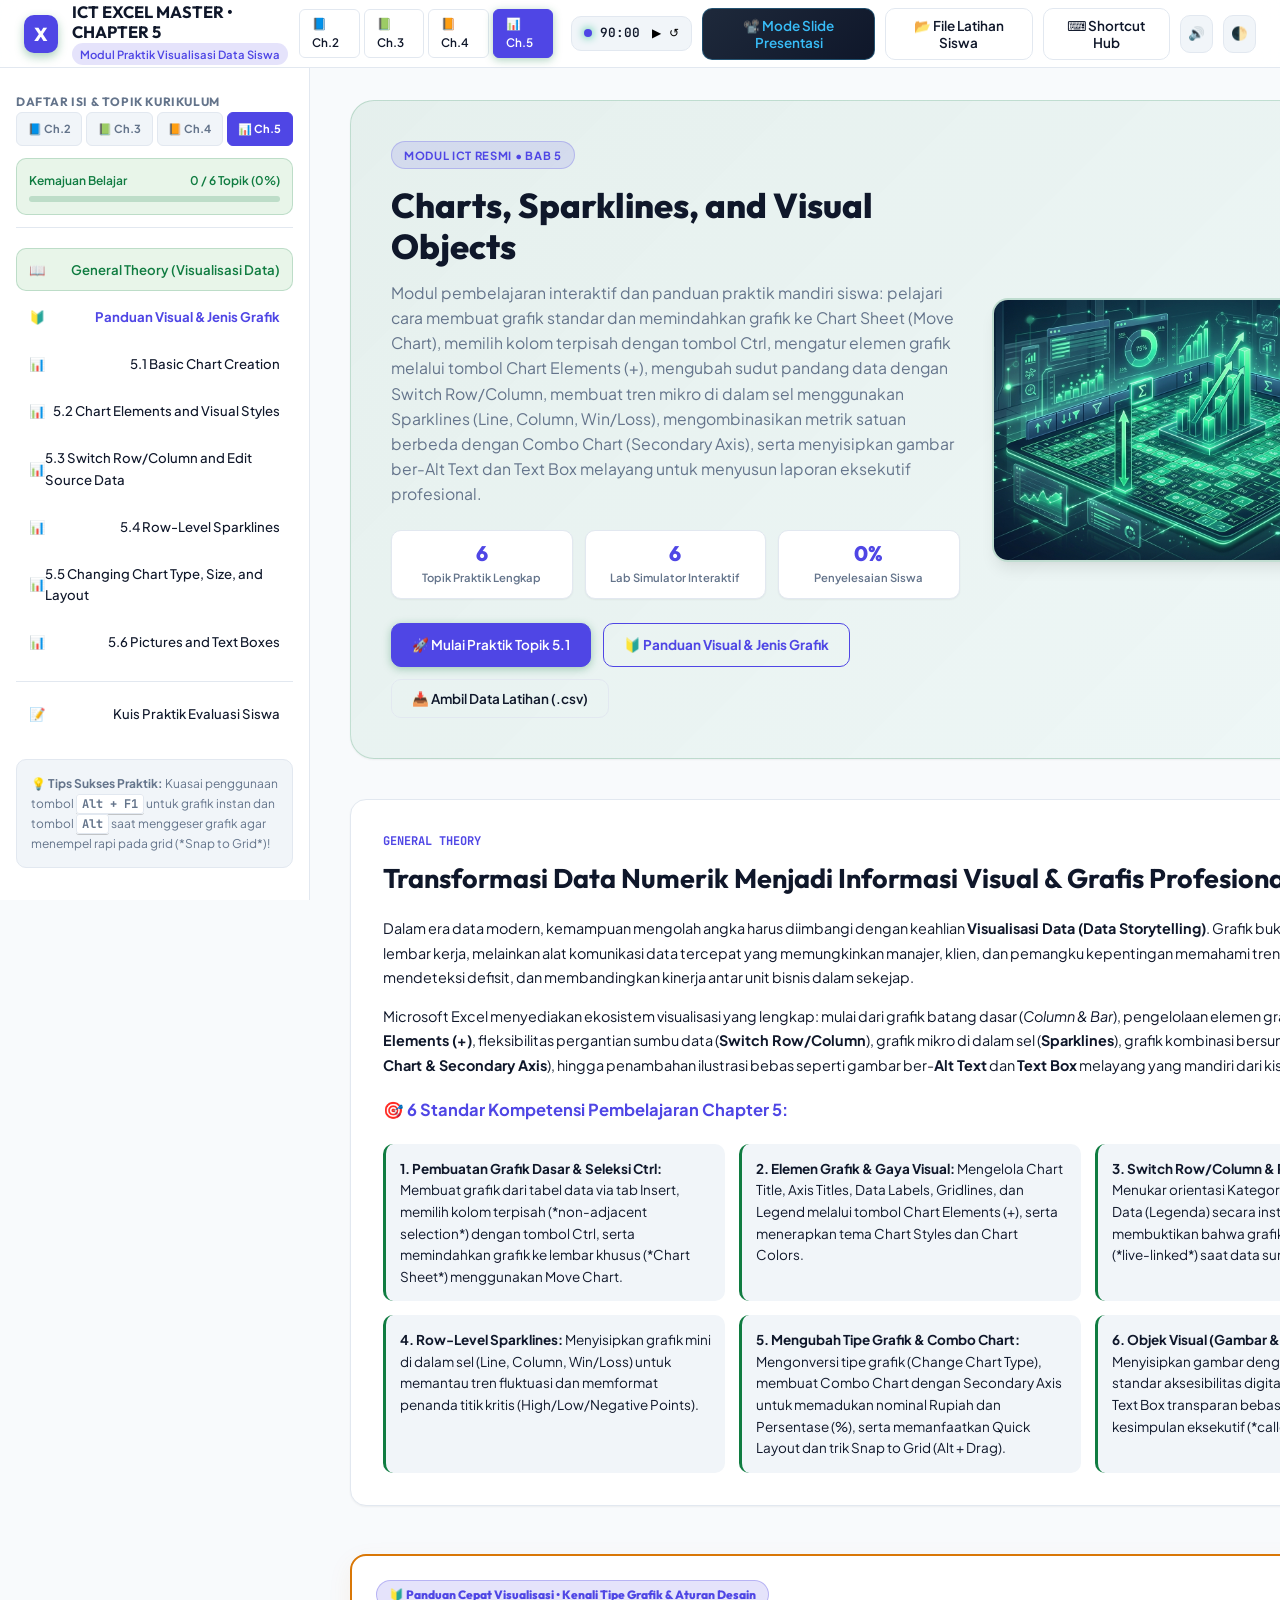
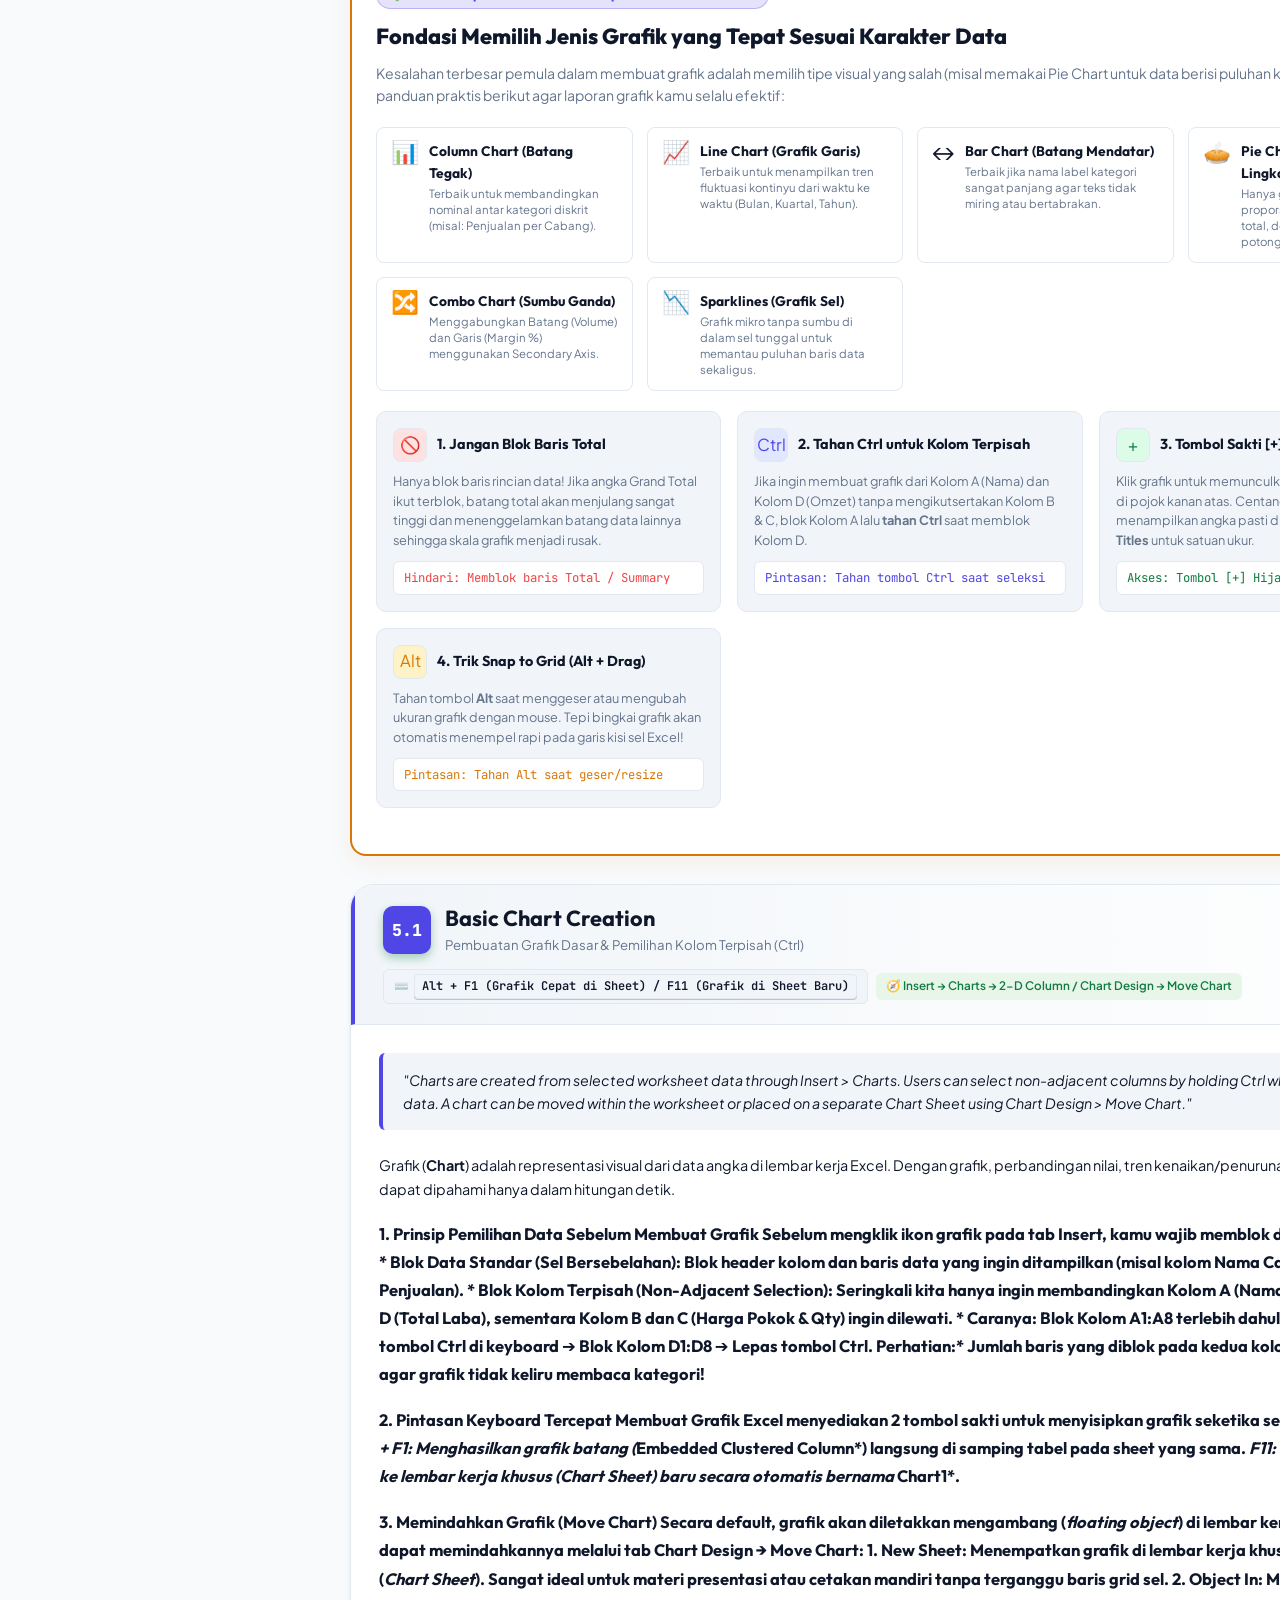
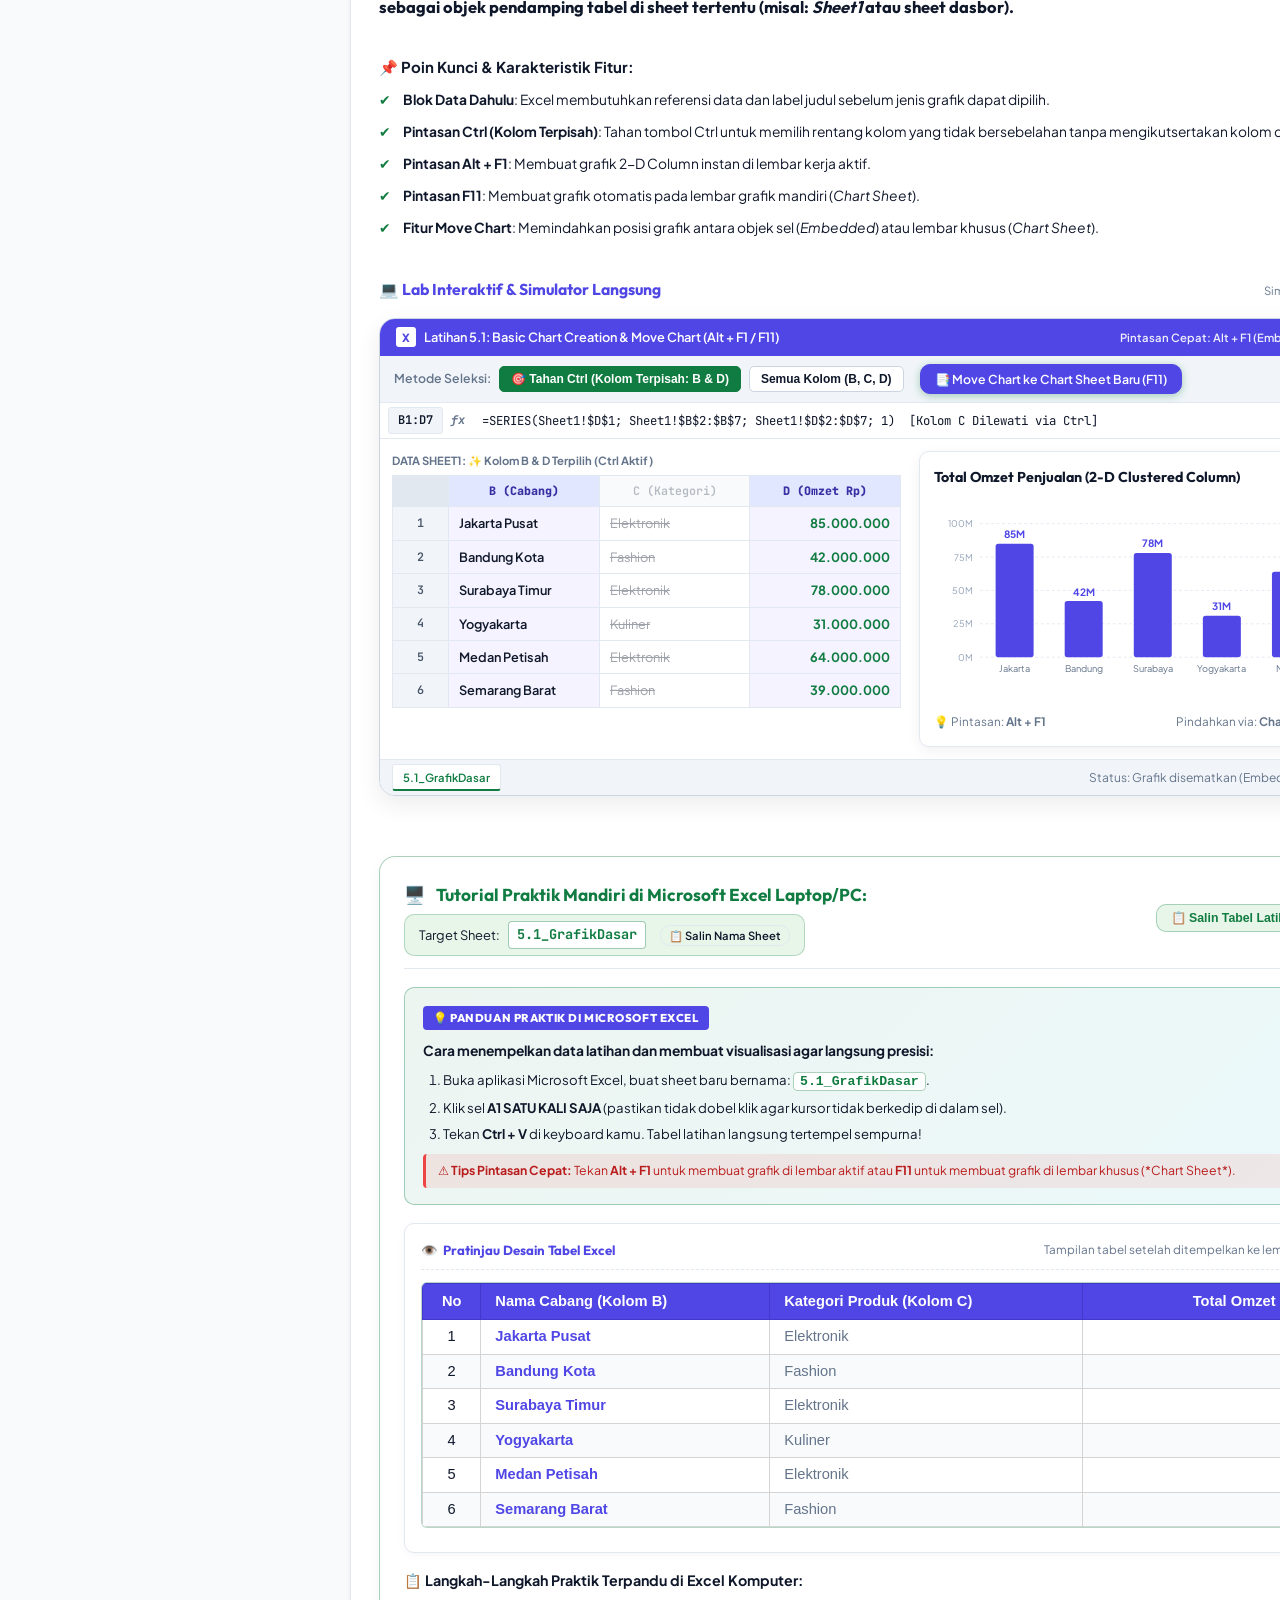
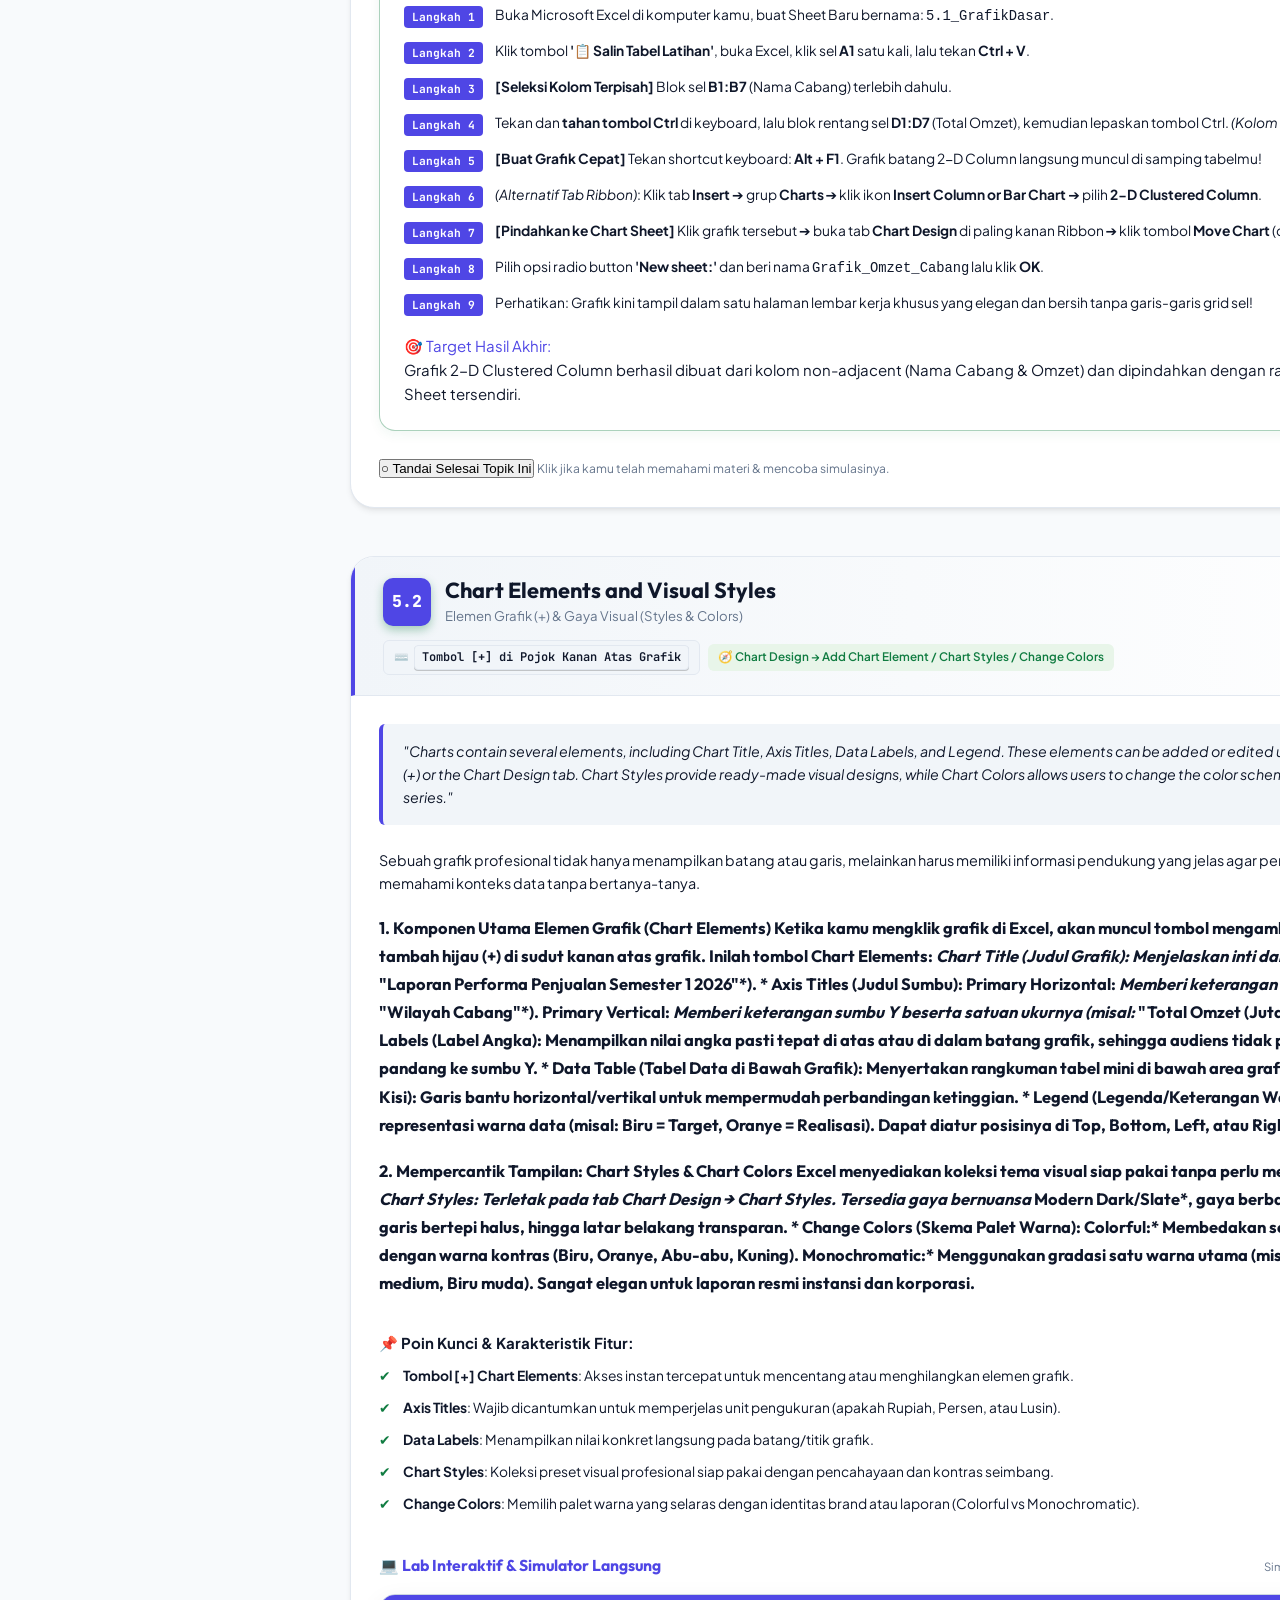
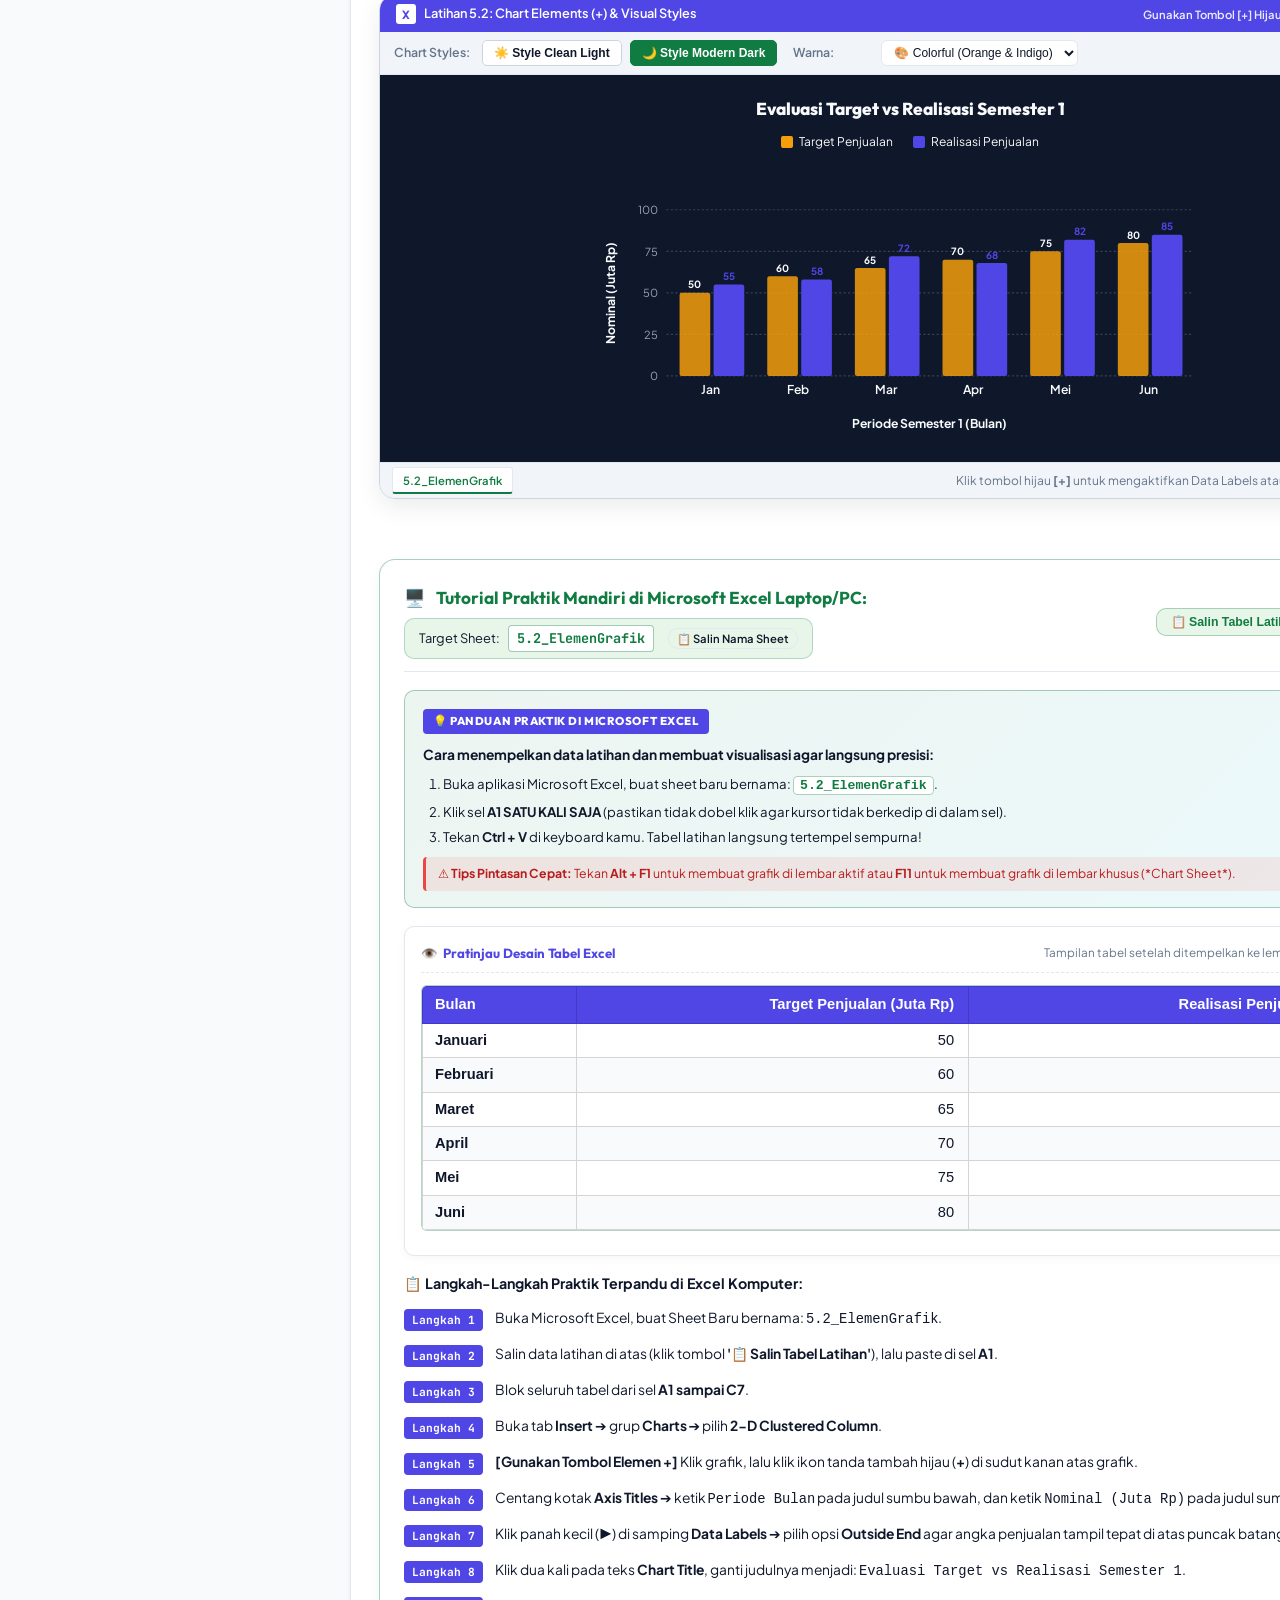
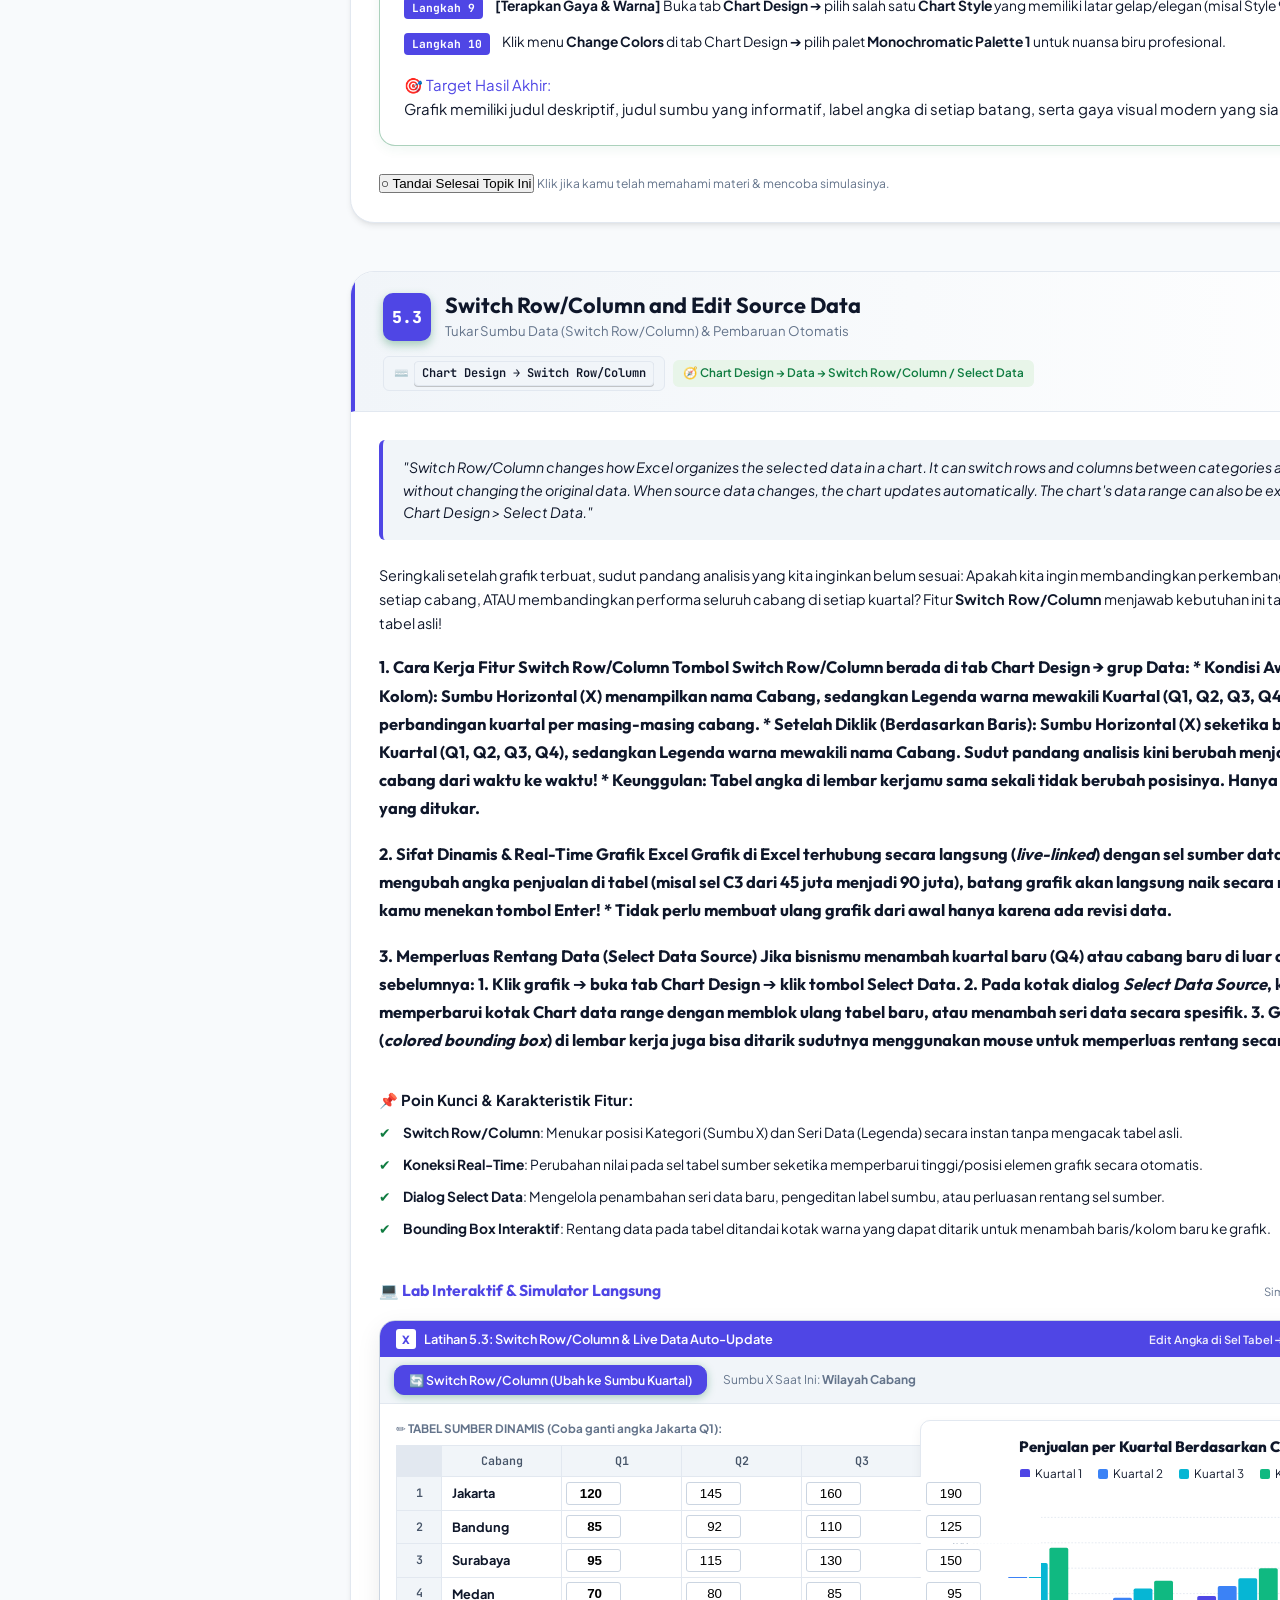
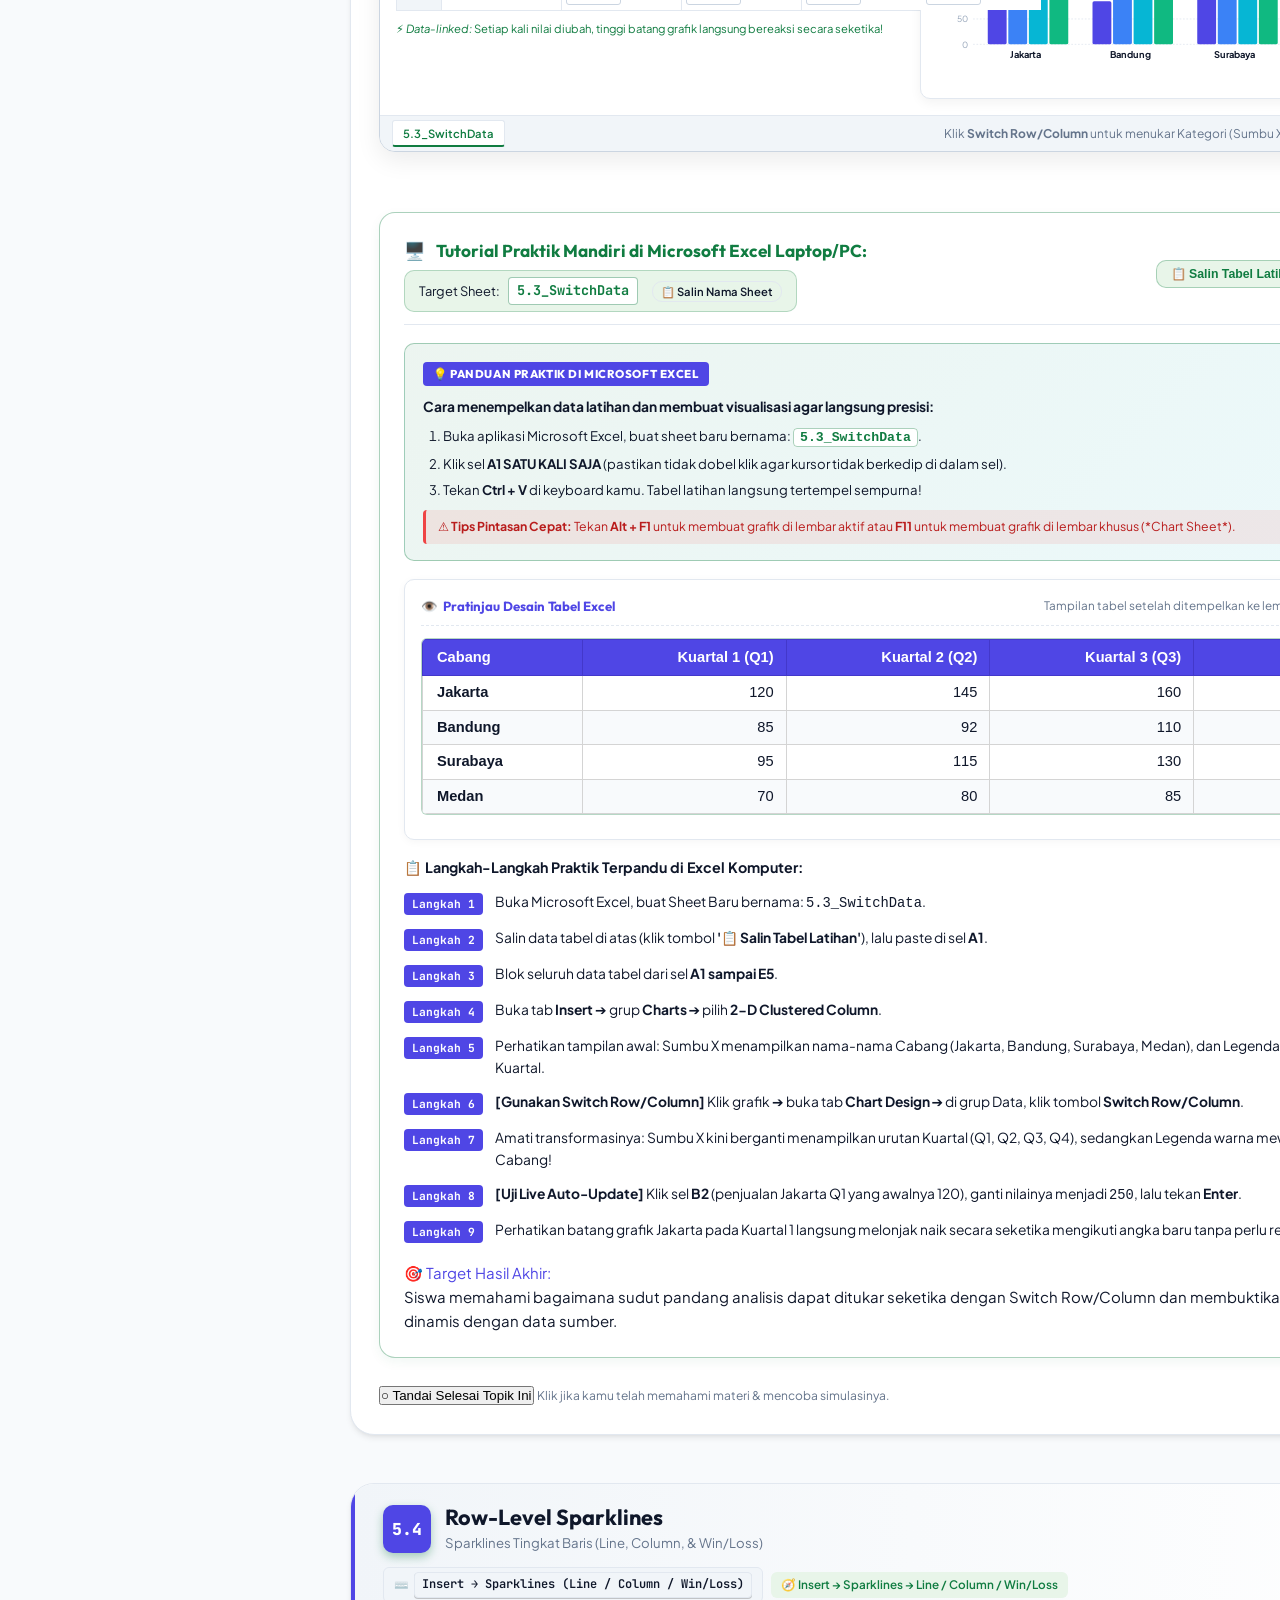
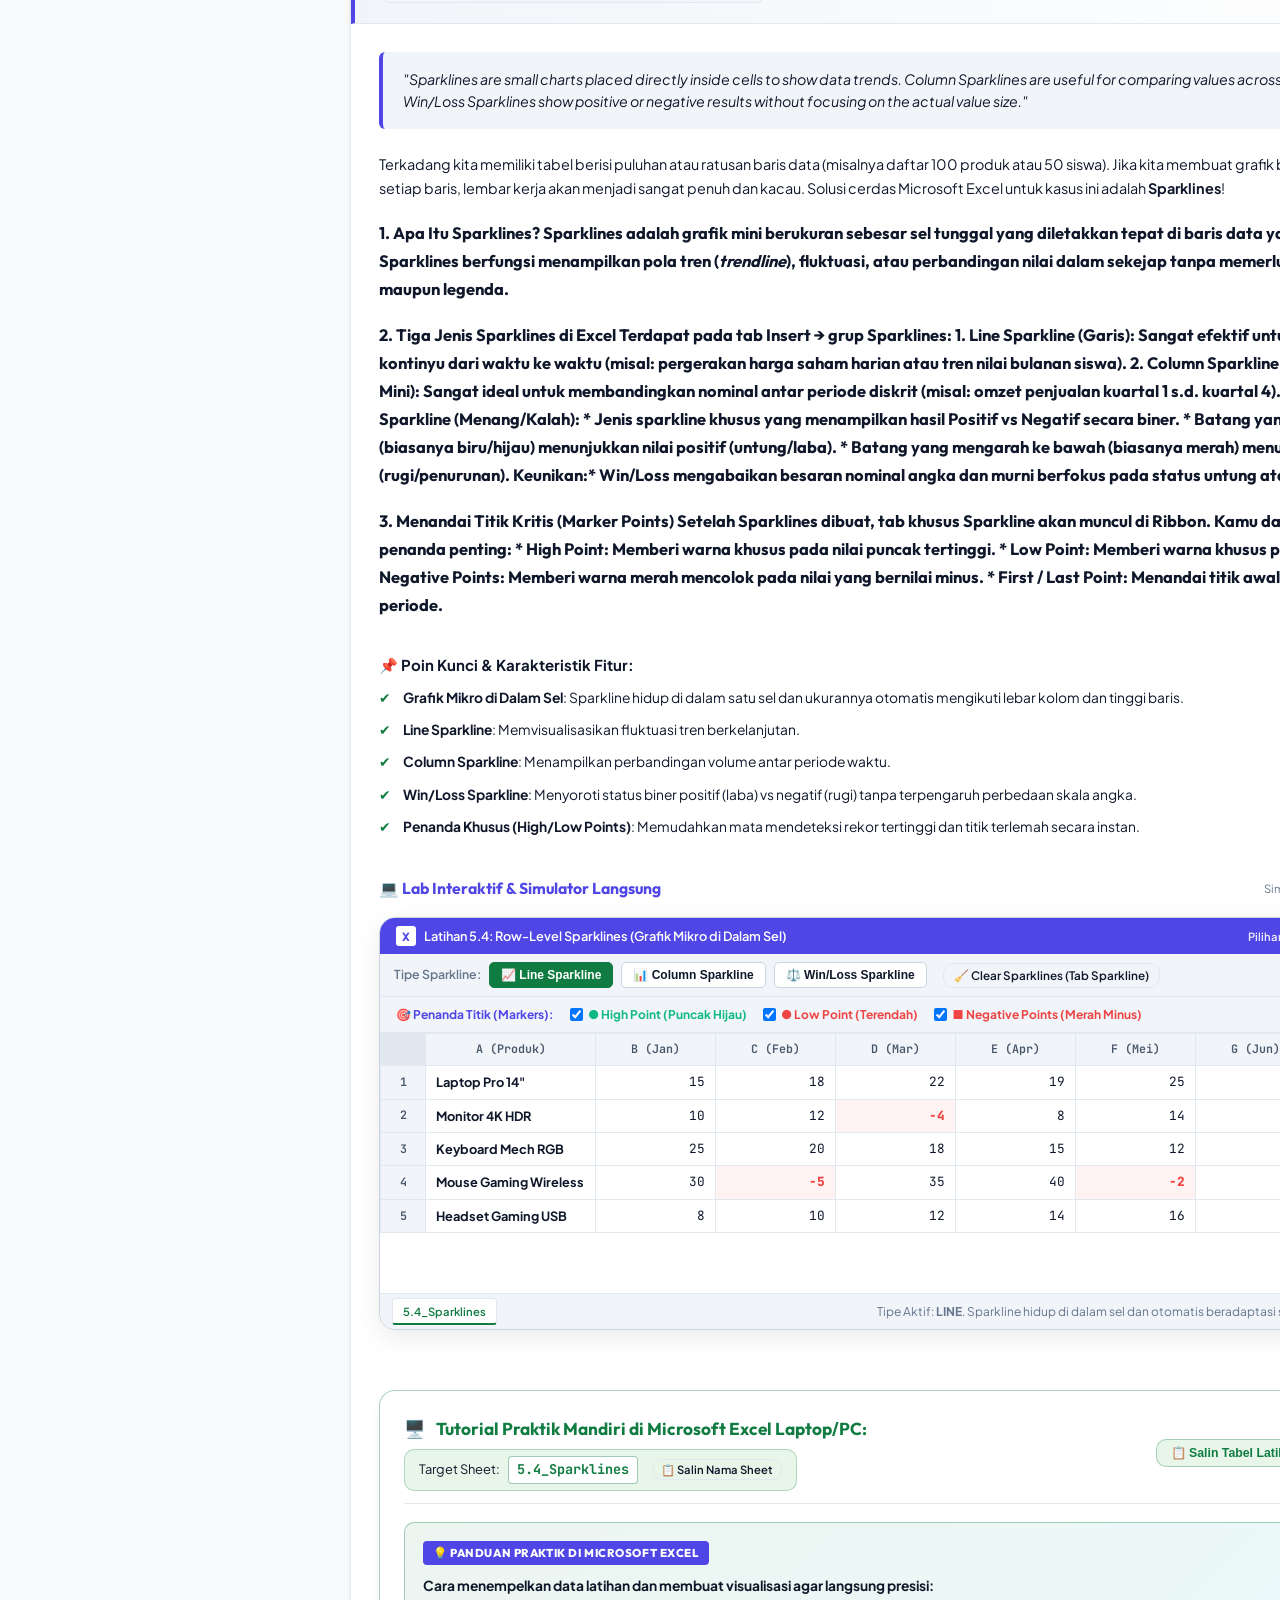
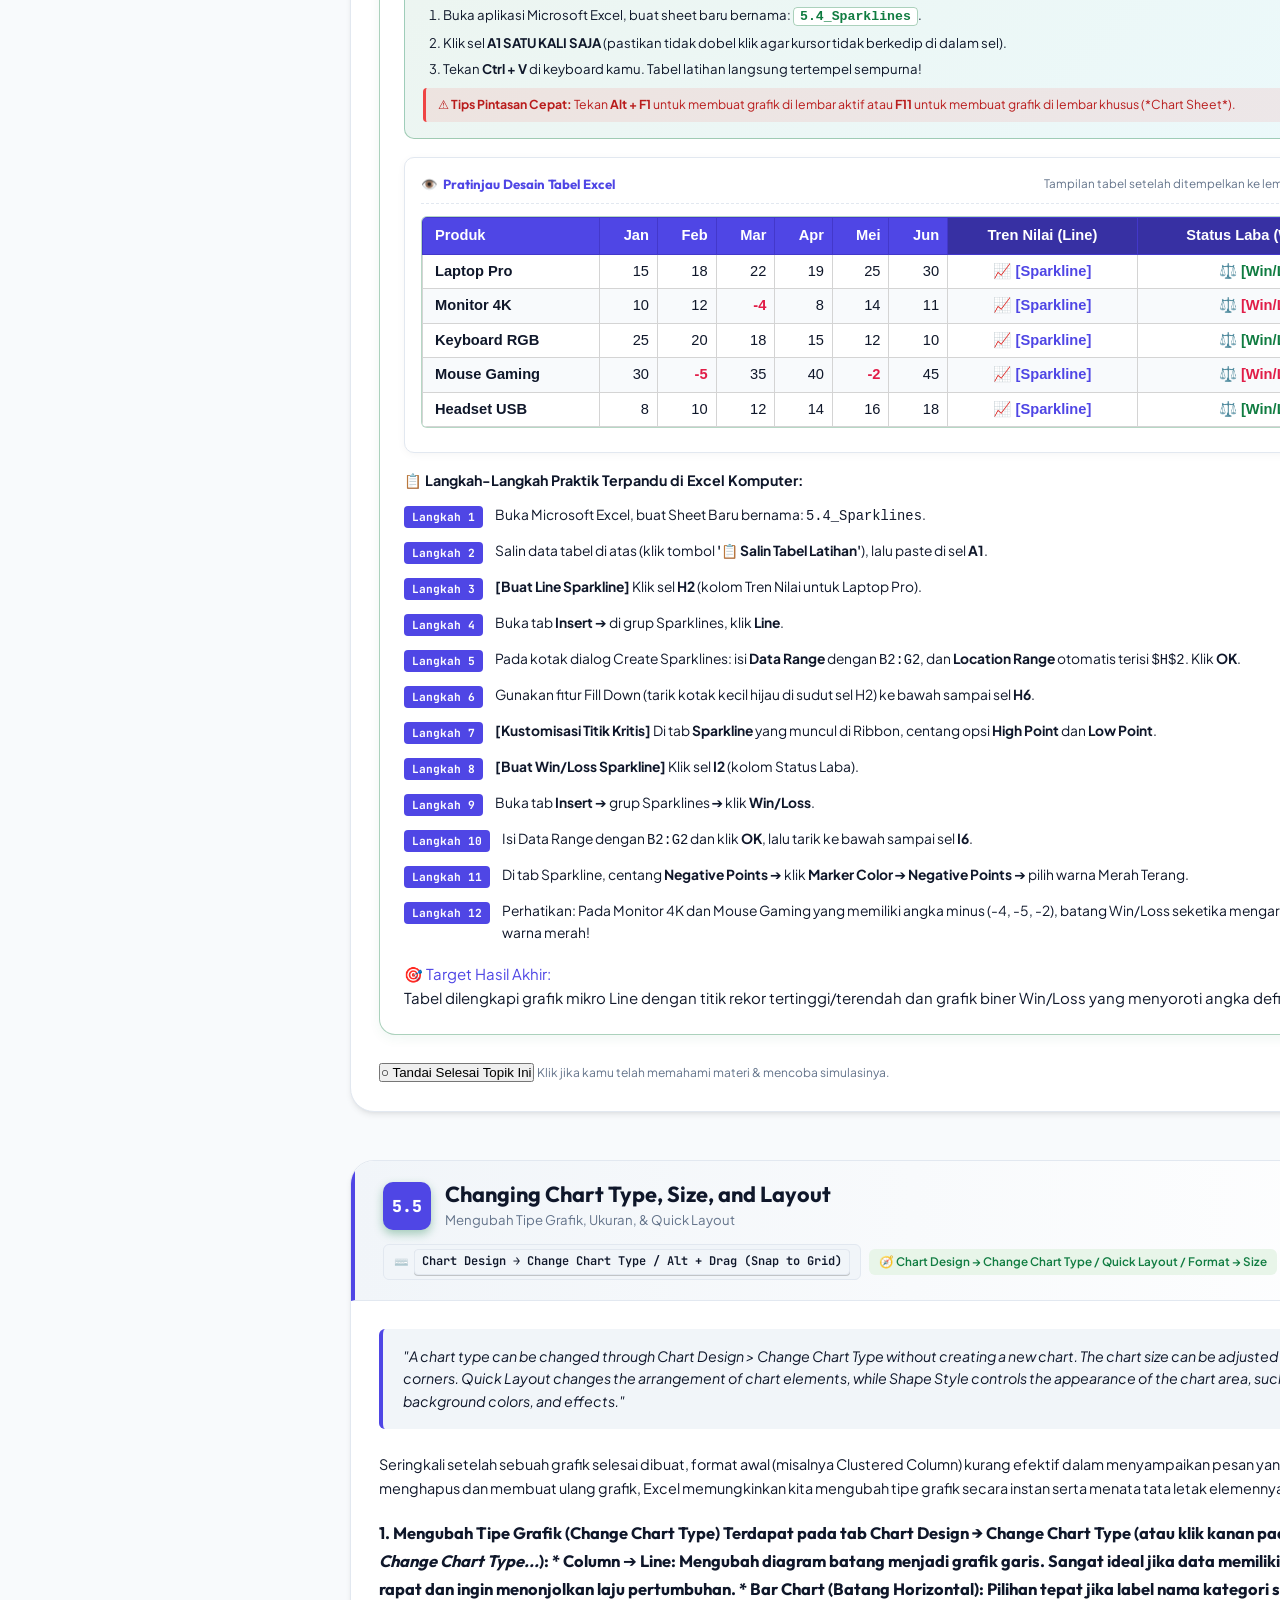
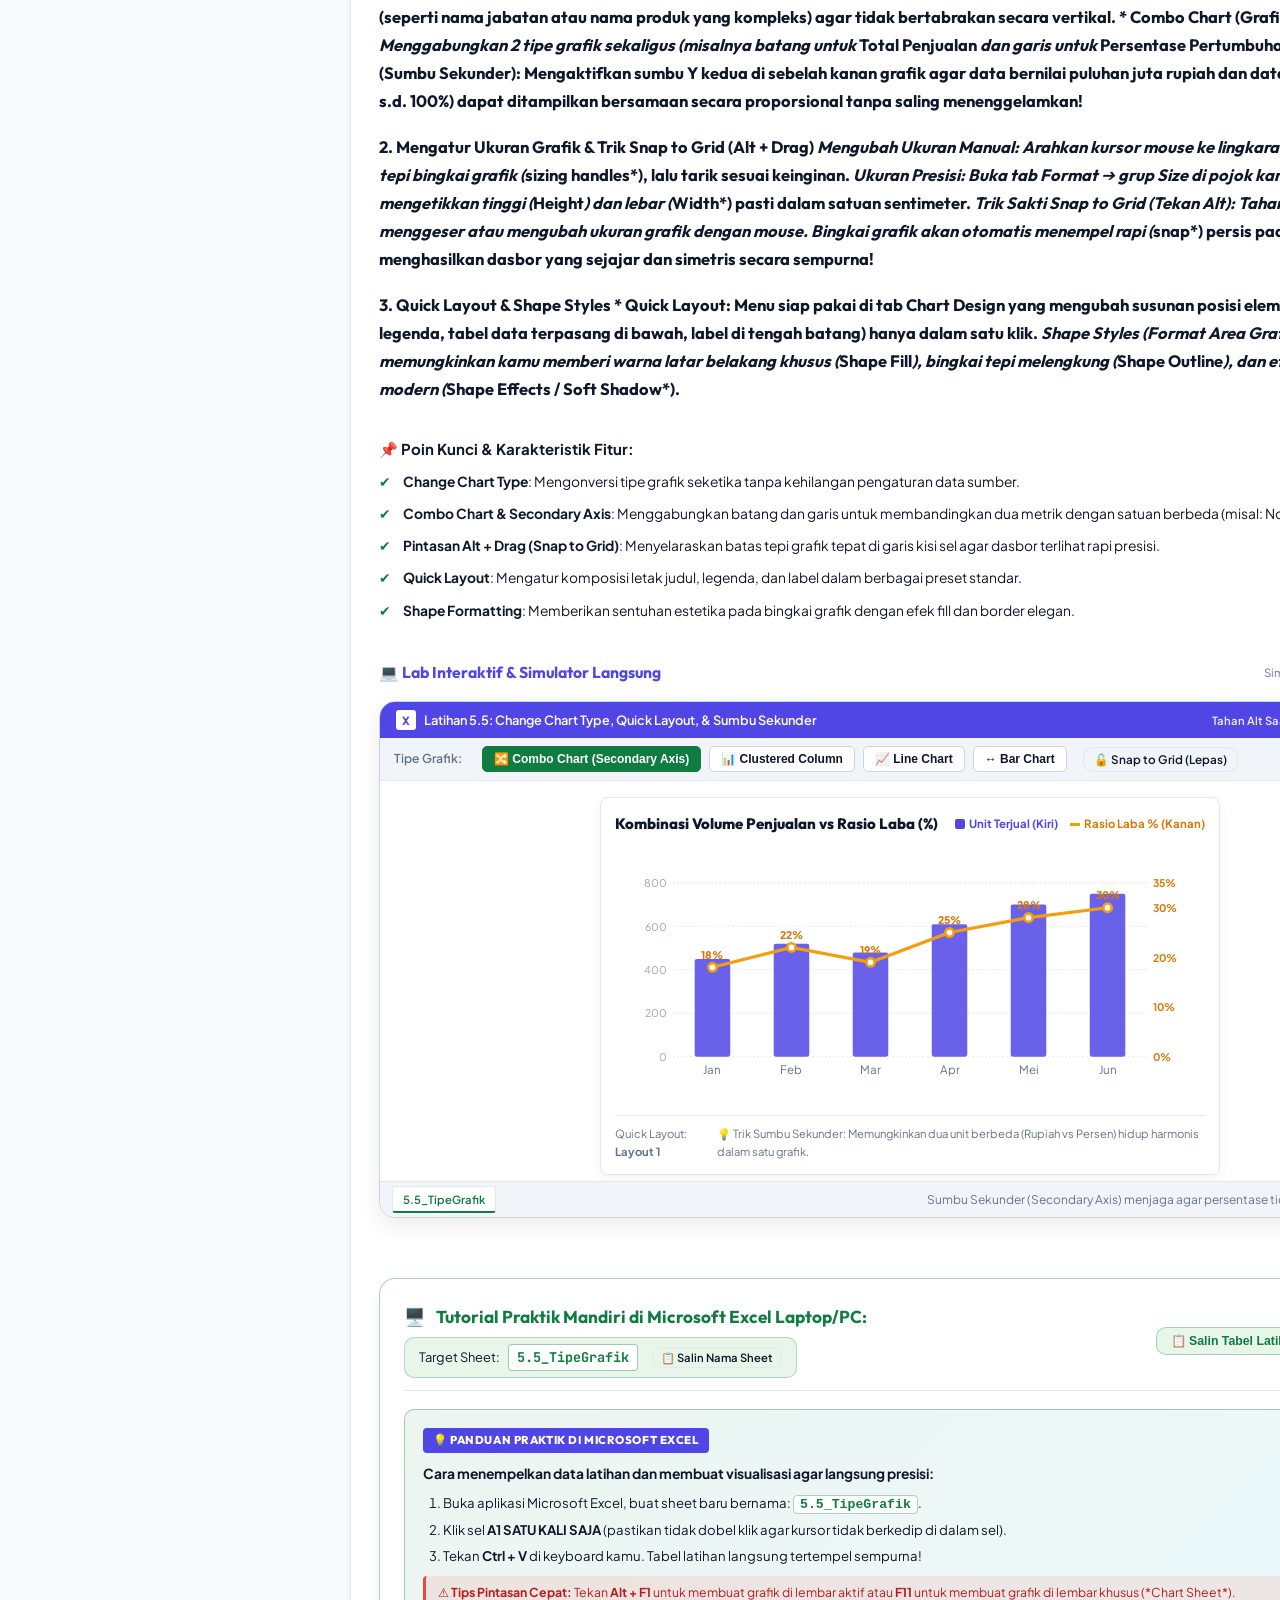
<file: chapter5.html>
<!DOCTYPE html>
<html lang="id">

<head>
  <meta charset="UTF-8">
  <meta name="viewport" content="width=device-width, initial-scale=1.0">
  <title>Modul ICT Excel: Chapter 5 - Charts, Sparklines, and Visual Objects</title>
  <meta name="description"
    content="Platform tutorial interaktif dan modul praktik mandiri siswa untuk Microsoft Excel Chapter 5: Basic Chart Creation, Chart Elements (+), Switch Row/Column, Row-Level Sparklines, Changing Chart Type & Combo Chart, serta Pictures dan Text Boxes.">
  <meta name="keywords"
    content="Tutorial Excel, ICT Excel, Belajar Excel, Charts Excel, Grafik Excel, Sparklines, Win Loss Sparklines, Switch Row Column, Chart Elements, Combo Chart, Secondary Axis, Alt Text, Text Box Excel">

  <!-- Stylesheets -->
  <link rel="stylesheet" href="css/style.css?v=5.0">
  <link rel="stylesheet" href="css/excel-components.css?v=5.0">
</head>

<body>

  <!-- ================= TOPBAR ================= -->
  <header class="topbar">
    <div class="brand-section">
      <button class="btn-icon" id="btn-mobile-menu" aria-label="Menu">☰</button>
      <div class="brand-logo-icon" style="background:#4f46e5;">X</div>
      <div class="brand-info">
        <h1>ICT EXCEL MASTER • CHAPTER 5</h1>
        <span class="brand-badge"
          style="background:rgba(79, 70, 229, 0.15); color:#4f46e5; border-color:rgba(79, 70, 229, 0.3);">Modul Praktik
          Visualisasi Data Siswa</span>
      </div>
    </div>

    <!-- Topbar Actions -->
    <div class="topbar-actions">
      <!-- Chapter Navigation -->
      <div class="chapter-nav-pills" style="display:flex; gap:4px; align-items:center; margin-right:8px;">
        <a href="index.html" class="btn btn-outline"
          style="padding:5px 12px; font-size:0.78rem; border-radius:6px; text-decoration:none;">
          📘 Ch.2
        </a>
        <a href="chapter3.html" class="btn btn-outline"
          style="padding:5px 12px; font-size:0.78rem; border-radius:6px; text-decoration:none;">
          📗 Ch.3
        </a>
        <a href="chapter4.html" class="btn btn-outline"
          style="padding:5px 12px; font-size:0.78rem; border-radius:6px; text-decoration:none;">
          📙 Ch.4
        </a>
        <span class="btn btn-primary"
          style="padding:5px 12px; font-size:0.78rem; border-radius:6px; cursor:default; background:#4f46e5; border-color:#4f46e5;">
          📊 Ch.5
        </span>
      </div>

      <!-- Classroom Timer -->
      <div class="class-timer-badge" title="Pacing Timer Praktik Mandiri">
        <span class="timer-dot" style="background:#4f46e5;"></span>
        <span id="timer-countdown">90:00</span>
        <button id="btn-timer-toggle"
          style="background:none; border:none; cursor:pointer; font-size:0.8rem; margin-left:4px;"
          title="Mulai / Jeda Timer">▶</button>
        <button id="btn-timer-reset" style="background:none; border:none; cursor:pointer; font-size:0.8rem;"
          title="Reset Timer (90 Menit)">↺</button>
      </div>

      <!-- Slideshow Presentation Mode Button -->
      <button class="btn btn-presenter" id="btn-open-presentation" title="Buka Mode Slide Pembelajaran Layar Penuh">
        📽️ Mode Slide Presentasi
      </button>

      <!-- Practice Datasets Button -->
      <button class="btn btn-outline" id="btn-open-datasets" title="Unduh File CSV / Contoh Data Latihan">
        📂 File Latihan Siswa
      </button>

      <!-- Shortcuts Cheat Sheet Button -->
      <button class="btn btn-outline" id="btn-open-shortcuts" title="Daftar Pintasan Keyboard Grafik & Visual">
        ⌨️ Shortcut Hub
      </button>

      <!-- Sound Toggle -->
      <button class="btn-icon" id="btn-toggle-sound" title="Suara Aktif">🔊</button>

      <!-- Theme Mode Toggle -->
      <button class="btn-icon" id="btn-toggle-theme" title="Ubah Mode Gelap / Terang">🌓</button>
    </div>
  </header>

  <!-- ================= APP LAYOUT ================= -->
  <div class="app-layout">

    <!-- ================= SIDEBAR ================= -->
    <aside class="sidebar" id="app-sidebar">
      <div class="sidebar-header">
        <span class="sidebar-title">Daftar Isi & Topik Kurikulum</span>

        <!-- Chapter Switcher in Sidebar -->
        <div style="display:flex; gap:4px; margin-bottom:12px;">
          <a href="index.html"
            style="flex:1; text-decoration:none; padding:7px 5px; border-radius:6px; text-align:center; font-size:0.74rem; font-weight:700; background:var(--bg-subtle); color:var(--text-muted); border:1px solid var(--border-color); transition:all 0.2s;">
            📘 Ch.2
          </a>
          <a href="chapter3.html"
            style="flex:1; text-decoration:none; padding:7px 5px; border-radius:6px; text-align:center; font-size:0.74rem; font-weight:700; background:var(--bg-subtle); color:var(--text-muted); border:1px solid var(--border-color); transition:all 0.2s;">
            📗 Ch.3
          </a>
          <a href="chapter4.html"
            style="flex:1; text-decoration:none; padding:7px 5px; border-radius:6px; text-align:center; font-size:0.74rem; font-weight:700; background:var(--bg-subtle); color:var(--text-muted); border:1px solid var(--border-color); transition:all 0.2s;">
            📙 Ch.4
          </a>
          <span
            style="flex:1; padding:7px 5px; border-radius:6px; text-align:center; font-size:0.74rem; font-weight:700; background:#4f46e5; color:white; border:1px solid #4f46e5;">
            📊 Ch.5
          </span>
        </div>

        <div class="progress-card">
          <div class="progress-header">
            <span>Kemajuan Belajar</span>
            <span id="progress-text">0 / 6 Topik (0%)</span>
          </div>
          <div class="progress-bar-bg">
            <div class="progress-bar-fill" id="progress-bar-fill" style="background:#4f46e5;"></div>
          </div>
        </div>
      </div>

      <!-- Navigation Menu -->
      <ul class="nav-menu" id="sidebar-nav-list">
        <!-- Rendered by js/app-ch5.js -->
      </ul>

      <div
        style="margin-top:24px; padding:14px; background:var(--bg-subtle); border-radius:var(--radius-md); font-size:0.8rem; color:var(--text-muted); border:1px solid var(--border-color);">
        💡 <strong>Tips Sukses Praktik:</strong> Kuasai penggunaan tombol <kbd
          style="background:var(--bg-surface); padding:1px 5px; border-radius:3px; border:1px solid var(--border-color); font-weight:700;">Alt
          + F1</kbd> untuk grafik instan dan tombol <kbd
          style="background:var(--bg-surface); padding:1px 5px; border-radius:3px; border:1px solid var(--border-color); font-weight:700;">Alt</kbd>
        saat menggeser grafik agar menempel rapi pada grid (*Snap to Grid*)!
      </div>
    </aside>

    <!-- ================= MAIN CONTENT ================= -->
    <main class="main-content">

      <!-- ================= HERO SECTION ================= -->
      <section class="hero-card" id="overview">
        <div>
          <span class="hero-tag ch5-indigo-badge">
            Modul ICT Resmi • Bab 5
          </span>
          <h1 class="hero-title">
            Charts, Sparklines, and Visual Objects
          </h1>
          <p class="hero-subtitle">
            Modul pembelajaran interaktif dan panduan praktik mandiri siswa: pelajari cara membuat grafik standar dan
            memindahkan grafik ke Chart Sheet (Move Chart), memilih kolom terpisah dengan tombol Ctrl, mengatur elemen
            grafik melalui tombol Chart Elements (+), mengubah sudut pandang data dengan Switch Row/Column, membuat tren
            mikro di dalam sel menggunakan Sparklines (Line, Column, Win/Loss), mengombinasikan metrik satuan berbeda
            dengan Combo Chart (Secondary Axis), serta menyisipkan gambar ber-Alt Text dan Text Box melayang untuk
            menyusun laporan eksekutif profesional.
          </p>

          <div class="hero-meta-grid">
            <div class="hero-stat-pill">
              <div class="hero-stat-num" style="color:#4f46e5;">6</div>
              <div class="hero-stat-label">Topik Praktik Lengkap</div>
            </div>
            <div class="hero-stat-pill">
              <div class="hero-stat-num" style="color:#4f46e5;">6</div>
              <div class="hero-stat-label">Lab Simulator Interaktif</div>
            </div>
            <div class="hero-stat-pill">
              <div class="hero-stat-num" id="hero-stat-progress" style="color:#4f46e5;">0%</div>
              <div class="hero-stat-label">Penyelesaian Siswa</div>
            </div>
          </div>

          <div style="display:flex; gap:12px; flex-wrap:wrap;">
            <a href="#topic-5-1" class="btn btn-primary"
              style="padding:10px 20px; background:#4f46e5; border-color:#4f46e5;">
              🚀 Mulai Praktik Topik 5.1
            </a>
            <a href="#chart-quickstart" class="btn btn-outline"
              style="padding:10px 20px; border-color:#4f46e5; color:#4f46e5; font-weight:700;">
              🔰 Panduan Visual & Jenis Grafik
            </a>
            <button class="btn btn-outline" onclick="AppCh5.openModal('datasets-modal')" style="padding:10px 20px;">
              📥 Ambil Data Latihan (.csv)
            </button>
          </div>
        </div>

        <div class="hero-banner-frame">
          <img src="assets/hero-banner.jpg" alt="Excel Charts and Visual Analytics Illustration"
            class="hero-banner-img">
        </div>
      </section>

      <!-- ================= GENERAL THEORY ================= -->
      <section class="general-theory-card">
        <span class="section-eyebrow" style="color:#4f46e5;">General Theory</span>
        <h2 class="section-heading">Transformasi Data Numerik Menjadi Informasi Visual & Grafis Profesional</h2>
        <p style="font-size:0.96rem; line-height:1.7; color:var(--text-main); margin-bottom:14px;">
          Dalam era data modern, kemampuan mengolah angka harus diimbangi dengan keahlian <strong>Visualisasi Data (Data
            Storytelling)</strong>. Grafik bukan sekadar hiasan lembar kerja, melainkan alat komunikasi data tercepat
          yang memungkinkan manajer, klien, dan pemangku kepentingan memahami tren pertumbuhan, mendeteksi defisit, dan
          membandingkan kinerja antar unit bisnis dalam sekejap.
        </p>
        <p style="font-size:0.96rem; line-height:1.7; color:var(--text-main); margin-bottom:20px;">
          Microsoft Excel menyediakan ekosistem visualisasi yang lengkap: mulai dari grafik batang dasar (<em>Column &
            Bar</em>), pengelolaan elemen grafik via tombol <strong>Chart Elements (+)</strong>, fleksibilitas
          pergantian sumbu data (<strong>Switch Row/Column</strong>), grafik mikro di dalam sel
          (<strong>Sparklines</strong>), grafik kombinasi bersumbu ganda (<strong>Combo Chart & Secondary
            Axis</strong>), hingga penambahan ilustrasi bebas seperti gambar ber-<strong>Alt Text</strong> dan
          <strong>Text Box</strong> melayang yang mandiri dari kisi sel.
        </p>

        <h3 style="font-size:1.1rem; font-weight:700; color:#4f46e5; margin-bottom:12px;">
          🎯 6 Standar Kompetensi Pembelajaran Chapter 5:
        </h3>
        <div class="competencies-grid">
          <div class="competency-item">
            <span><strong>1. Pembuatan Grafik Dasar & Seleksi Ctrl:</strong> Membuat grafik dari tabel data via tab
              Insert, memilih kolom terpisah (*non-adjacent selection*) dengan tombol Ctrl, serta memindahkan grafik ke
              lembar khusus (*Chart Sheet*) menggunakan Move Chart.</span>
          </div>
          <div class="competency-item">
            <span><strong>2. Elemen Grafik & Gaya Visual:</strong> Mengelola Chart Title, Axis Titles, Data Labels,
              Gridlines, dan Legend melalui tombol Chart Elements (+), serta menerapkan tema Chart Styles dan Chart
              Colors.</span>
          </div>
          <div class="competency-item">
            <span><strong>3. Switch Row/Column & Pembaruan Otomatis:</strong> Menukar orientasi Kategori (Sumbu X) dan
              Seri Data (Legenda) secara instan, serta membuktikan bahwa grafik terhubung dinamis (*live-linked*) saat
              data sumber diedit.</span>
          </div>
          <div class="competency-item">
            <span><strong>4. Row-Level Sparklines:</strong> Menyisipkan grafik mini di dalam sel (Line, Column,
              Win/Loss) untuk memantau tren fluktuasi dan memformat penanda titik kritis (High/Low/Negative
              Points).</span>
          </div>
          <div class="competency-item">
            <span><strong>5. Mengubah Tipe Grafik & Combo Chart:</strong> Mengonversi tipe grafik (Change Chart Type),
              membuat Combo Chart dengan Secondary Axis untuk memadukan nominal Rupiah dan Persentase (%), serta
              memanfaatkan Quick Layout dan trik Snap to Grid (Alt + Drag).</span>
          </div>
          <div class="competency-item">
            <span><strong>6. Objek Visual (Gambar & Text Box):</strong> Menyisipkan gambar dengan Alt Text untuk standar
              aksesibilitas digital, serta menempatkan Text Box transparan bebas garis untuk kartu kesimpulan eksekutif
              (*callout cards*).</span>
          </div>
        </div>
      </section>

      <!-- ================= PANDUAN VISUAL & JENIS GRAFIK ================= -->
      <section class="beginner-guide-card" id="chart-quickstart">
        <div class="beginner-guide-badge"
          style="background:rgba(79, 70, 229, 0.15); color:#4f46e5; border-color:rgba(79, 70, 229, 0.3);">
          🔰 Panduan Cepat Visualisasi • Kenali Tipe Grafik & Aturan Desain
        </div>
        <h2 class="beginner-guide-title">
          Fondasi Memilih Jenis Grafik yang Tepat Sesuai Karakter Data
        </h2>
        <p class="beginner-guide-intro">
          Kesalahan terbesar pemula dalam membuat grafik adalah memilih tipe visual yang salah (misal memakai Pie Chart
          untuk data berisi puluhan kategori). Pelajari panduan praktis berikut agar laporan grafik kamu selalu efektif:
        </p>

        <!-- Chart Types Grid -->
        <div class="chart-types-grid">
          <div class="chart-type-pill">
            <div class="chart-type-icon">📊</div>
            <div>
              <div class="chart-type-title">Column Chart (Batang Tegak)</div>
              <div class="chart-type-desc">Terbaik untuk membandingkan nominal antar kategori diskrit (misal: Penjualan
                per Cabang).</div>
            </div>
          </div>

          <div class="chart-type-pill">
            <div class="chart-type-icon">📈</div>
            <div>
              <div class="chart-type-title">Line Chart (Grafik Garis)</div>
              <div class="chart-type-desc">Terbaik untuk menampilkan tren fluktuasi kontinyu dari waktu ke waktu (Bulan,
                Kuartal, Tahun).</div>
            </div>
          </div>

          <div class="chart-type-pill">
            <div class="chart-type-icon">↔️</div>
            <div>
              <div class="chart-type-title">Bar Chart (Batang Mendatar)</div>
              <div class="chart-type-desc">Terbaik jika nama label kategori sangat panjang agar teks tidak miring atau
                bertabrakan.</div>
            </div>
          </div>

          <div class="chart-type-pill">
            <div class="chart-type-icon">🥧</div>
            <div>
              <div class="chart-type-title">Pie Chart (Diagram Lingkaran)</div>
              <div class="chart-type-desc">Hanya gunakan untuk melihat proporsi bagian terhadap 100% total, dengan
                maksimal 5-7 potongan!</div>
            </div>
          </div>

          <div class="chart-type-pill">
            <div class="chart-type-icon">🔀</div>
            <div>
              <div class="chart-type-title">Combo Chart (Sumbu Ganda)</div>
              <div class="chart-type-desc">Menggabungkan Batang (Volume) dan Garis (Margin %) menggunakan Secondary
                Axis.</div>
            </div>
          </div>

          <div class="chart-type-pill">
            <div class="chart-type-icon">📉</div>
            <div>
              <div class="chart-type-title">Sparklines (Grafik Sel)</div>
              <div class="chart-type-desc">Grafik mikro tanpa sumbu di dalam sel tunggal untuk memantau puluhan baris
                data sekaligus.</div>
            </div>
          </div>
        </div>

        <!-- 4 Golden Rules for Excel Charts -->
        <div class="beginner-rules-grid">
          <div class="beginner-rule-card">
            <div class="rule-card-header">
              <div class="rule-card-icon" style="color:#ef4444; background:#fee2e2;">🚫</div>
              <div class="rule-card-title">1. Jangan Blok Baris Total</div>
            </div>
            <div class="rule-card-desc">
              Hanya blok baris rincian data! Jika angka Grand Total ikut terblok, batang total akan menjulang sangat
              tinggi dan menenggelamkan batang data lainnya sehingga skala grafik menjadi rusak.
            </div>
            <code class="rule-card-code" style="color:#ef4444;">Hindari: Memblok baris Total / Summary</code>
          </div>

          <div class="beginner-rule-card">
            <div class="rule-card-header">
              <div class="rule-card-icon" style="color:#4f46e5; background:#e0e7ff;">Ctrl</div>
              <div class="rule-card-title">2. Tahan Ctrl untuk Kolom Terpisah</div>
            </div>
            <div class="rule-card-desc">
              Jika ingin membuat grafik dari Kolom A (Nama) dan Kolom D (Omzet) tanpa mengikutsertakan Kolom B & C, blok
              Kolom A lalu <strong>tahan Ctrl</strong> saat memblok Kolom D.
            </div>
            <code class="rule-card-code" style="color:#4f46e5;">Pintasan: Tahan tombol Ctrl saat seleksi</code>
          </div>

          <div class="beginner-rule-card">
            <div class="rule-card-header">
              <div class="rule-card-icon" style="color:#107c41; background:#dcfce7;">+</div>
              <div class="rule-card-title">3. Tombol Sakti [+] Chart Elements</div>
            </div>
            <div class="rule-card-desc">
              Klik grafik untuk memunculkan tombol tambah hijau di pojok kanan atas. Centang <strong>Data
                Labels</strong> untuk menampilkan angka pasti di atas batang dan <strong>Axis Titles</strong> untuk
              satuan ukur.
            </div>
            <code class="rule-card-code" style="color:#107c41;">Akses: Tombol [+] Hijau di Sudut Grafik</code>
          </div>

          <div class="beginner-rule-card">
            <div class="rule-card-header">
              <div class="rule-card-icon" style="color:#d97706; background:#fef3c7;">Alt</div>
              <div class="rule-card-title">4. Trik Snap to Grid (Alt + Drag)</div>
            </div>
            <div class="rule-card-desc">
              Tahan tombol <strong>Alt</strong> saat menggeser atau mengubah ukuran grafik dengan mouse. Tepi bingkai
              grafik akan otomatis menempel rapi pada garis kisi sel Excel!
            </div>
            <code class="rule-card-code" style="color:#d97706;">Pintasan: Tahan Alt saat geser/resize</code>
          </div>
        </div>
      </section>

      <!-- ================= 6 TOPICS CONTAINER ================= -->
      <section class="topic-container" id="topics-render-container">
        <!-- Injected dynamically by js/app-ch5.js: Topic 5.1 to Topic 5.6 -->
      </section>

      <!-- ================= QUIZ & EVALUATION SECTION ================= -->
      <section class="quiz-section-card" id="quiz-section">
        <div
          style="display:flex; justify-content:space-between; align-items:flex-start; margin-bottom:16px; flex-wrap:wrap; gap:12px;">
          <div>
            <span class="section-eyebrow" style="color:#4f46e5;">Evaluasi Formatif</span>
            <h2 class="section-heading">Kuis Praktik Pemahaman Siswa: Chapter 5</h2>
            <p style="font-size:0.92rem; color:var(--text-muted);">
              Uji penguasaan standar kompetensi visualisasi data, jenis grafik, tombol Chart Elements, Sparklines, dan
              objek visual (KKM 75):
            </p>
          </div>
          <button class="btn btn-outline" onclick="AppCh5.resetQuiz()" style="font-size:0.82rem;">
            ↺ Reset Kuis
          </button>
        </div>

        <div id="quiz-questions-container">
          <!-- Injected dynamically by js/app-ch5.js -->
        </div>

        <div style="text-align:center; margin-top:24px;">
          <button class="btn btn-primary" id="btn-submit-quiz"
            style="padding:12px 32px; font-size:1rem; font-weight:800; background:#4f46e5; border-color:#4f46e5;">
            📤 Kirim Jawaban & Lihat Skor Evaluasi
          </button>
        </div>
      </section>

    </main>
  </div>

  <!-- ================= MODAL: SHORTCUTS CHEAT SHEET ================= -->
  <div class="modal-overlay" id="shortcuts-modal">
    <div class="modal-box" style="max-width: 680px;">
      <div class="modal-header">
        <h3 class="modal-title" style="color:#4f46e5; display:flex; align-items:center; gap:8px;">
          <span>⌨️</span> Shortcut Hub: Pintasan Keyboard Grafik & Objek Visual
        </h3>
        <button class="btn-icon modal-close-btn">&times;</button>
      </div>
      <div class="modal-body">
        <p style="font-size:0.9rem; color:var(--text-muted); margin-bottom:16px;">
          Kuasai tombol pintasan keyboard berikut untuk bekerja lebih cepat layaknya analis data profesional:
        </p>
        <table class="shortcut-table">
          <thead>
            <tr>
              <th>Fitur / Aksi</th>
              <th>Pintasan Windows</th>
              <th>Fungsi Utama</th>
            </tr>
          </thead>
          <tbody>
            <tr>
              <td><strong>Insert Embedded Chart</strong></td>
              <td><kbd>Alt</kbd> + <kbd>F1</kbd></td>
              <td>Membuat grafik 2-D Clustered Column seketika di samping tabel pada sheet aktif</td>
            </tr>
            <tr>
              <td><strong>Insert Chart Sheet</strong></td>
              <td><kbd>F11</kbd></td>
              <td>Membuat grafik otomatis pada lembar kerja grafik khusus mandiri (Chart1)</td>
            </tr>
            <tr>
              <td><strong>Snap to Grid (Align)</strong></td>
              <td><kbd>Alt</kbd> + Drag Mouse</td>
              <td>Menyelaraskan batas tepi dan sudut grafik agar menempel presisi di garis kisi sel</td>
            </tr>
            <tr>
              <td><strong>Select Non-Adjacent Columns</strong></td>
              <td>Tahan <kbd>Ctrl</kbd> + Klik Mouse</td>
              <td>Memilih dua kolom terpisah (misal Kolom A dan D) tanpa memilih kolom di tengahnya</td>
            </tr>
            <tr>
              <td><strong>Proportional Resize</strong></td>
              <td>Tahan <kbd>Shift</kbd> + Drag Sudut</td>
              <td>Mengubah ukuran grafik atau gambar dengan mengunci rasio aspek agar tidak gepeng</td>
            </tr>
            <tr>
              <td><strong>Insert Picture Dialog</strong></td>
              <td><kbd>Alt</kbd> ➔ <kbd>N</kbd> ➔ <kbd>P</kbd></td>
              <td>Membuka dialog penyisipan gambar dari komputer atau sumber online</td>
            </tr>
            <tr>
              <td><strong>Insert Text Box</strong></td>
              <td><kbd>Alt</kbd> ➔ <kbd>N</kbd> ➔ <kbd>X</kbd></td>
              <td>Mengaktifkan kursor untuk menggambar kotak teks melayang bebas</td>
            </tr>
            <tr>
              <td><strong>Move or Copy Sheet</strong></td>
              <td>Klik kanan Tab Sheet ➔ Move</td>
              <td>Mengatur urutan lembar kerja atau memindahkan chart sheet ke file workbook lain</td>
            </tr>
          </tbody>
        </table>
      </div>
    </div>
  </div>

  <!-- ================= MODAL: PRACTICE DATASETS ================= -->
  <div class="modal-overlay" id="datasets-modal">
    <div class="modal-box">
      <div class="modal-header">
        <h3 class="modal-title">📂 Bank Data Latihan Siswa (Practice Datasets Chapter 5)</h3>
        <button class="btn-icon modal-close-btn">&times;</button>
      </div>
      <div class="modal-body">
        <p style="font-size:0.9rem; color:var(--text-muted); margin-bottom:16px;">
          Gunakan dataset siap pakai berikut untuk latihan di Microsoft Excel desktop atau tugas portofolio kelas:
        </p>
        <div id="datasets-list-container">
          <!-- Injected dynamically by js/app-ch5.js -->
        </div>
      </div>
    </div>
  </div>

  <!-- ================= MODAL: QUIZ RESULT ================= -->
  <div class="modal-overlay" id="quiz-result-modal">
    <div class="modal-box" id="quiz-result-modal-box">
      <!-- Injected dynamically by js/app-ch5.js -->
    </div>
  </div>

  <!-- ================= MODAL: COPY SUCCESS & EXCEL PASTE GUIDE ================= -->
  <div class="modal-overlay" id="copy-success-modal">
    <div class="modal-box" style="max-width: 600px;">
      <div class="modal-header">
        <h3 class="modal-title" style="color:#4f46e5; display:flex; align-items:center; gap:8px;">
          <span>📋</span> Tabel & Desain Siap Ditempel ke Excel!
        </h3>
        <button class="btn-icon modal-close-btn">&times;</button>
      </div>
      <div class="modal-body" id="copy-success-modal-body">
        <!-- Injected dynamically by js/app-ch5.js -->
      </div>
    </div>
  </div>

  <!-- ================= TEACHER PRESENTATION OVERLAY ================= -->
  <div id="presentation-overlay">
    <!-- Pres Topbar -->
    <div class="pres-topbar">
      <div style="display:flex; align-items:center; gap:12px;">
        <span style="font-weight:800; font-family:var(--font-heading); color:#818cf8;">📽️ MODE SLIDE PEMBELAJARAN BAB
          5</span>
        <span style="font-size:0.8rem; background:#1e293b; color:#94a3b8; padding:3px 10px; border-radius:4px;">
          Gunakan Tombol Panah [ ← / → ] atau Space
        </span>
      </div>

      <div style="display:flex; align-items:center; gap:12px;">
        <button class="btn btn-outline" id="btn-pres-laser"
          style="padding:6px 14px; font-size:0.82rem; border-color:#334155; color:#f8fafc;"
          title="Nyalakan Laser Pointer Virtual (Tekan L)">
          🔴 Laser Pointer (L)
        </button>
        <button class="btn btn-outline" id="btn-pres-close"
          style="padding:6px 14px; font-size:0.82rem; border-color:#334155; color:#f8fafc;">
          ✕ Tutup Presentasi (Esc)
        </button>
      </div>
    </div>

    <!-- Pres Slide Viewport -->
    <div class="pres-slide-viewport">
      <div id="pres-slide-render">
        <!-- Injected by js/presentation-mode-ch5.js -->
      </div>
    </div>

    <!-- Pres Footer Navigation -->
    <div class="pres-footer-bar">
      <button class="btn btn-outline" id="btn-pres-prev" style="color:white; border-color:#334155;">
        ← Slide Sebelumnya
      </button>

      <div id="pres-slide-counter"
        style="font-family:var(--font-mono); font-size:1.05rem; font-weight:700; color:#818cf8;">
        1 / 9
      </div>

      <button class="btn btn-primary" id="btn-pres-next" style="background:#4f46e5; border-color:#4f46e5;">
        Slide Berikutnya →
      </button>
    </div>
  </div>

  <!-- Virtual Laser Pointer Element -->
  <div class="laser-pointer-dot" id="laser-pointer-dot"></div>

  <!-- Scripts -->
  <script src="js/data-ch5.js?v=5.0"></script>
  <script src="js/spreadsheet-simulators-ch5.js?v=5.0"></script>
  <script src="js/presentation-mode-ch5.js?v=5.0"></script>
  <script src="js/app-ch5.js?v=5.0"></script>
</body>

</html>
</file>
<file: css/style.css>
/* =====================================================================
   DESIGN SYSTEM - ICT EXCEL CHAPTER 2 TUTORIAL & TEACHING PLATFORM
   ===================================================================== */

@import url('https://fonts.googleapis.com/css2?family=JetBrains+Mono:wght@400;500;600;700&family=Outfit:wght@400;500;600;700;800&family=Plus+Jakarta+Sans:wght@300;400;500;600;700;800&display=swap');

:root {
  /* Colors */
  --excel-green: #107c41;
  --excel-green-hover: #0d6836;
  --excel-green-light: #e8f5e9;
  --excel-green-glow: rgba(16, 124, 65, 0.35);
  --accent-mint: #10b981;
  --accent-blue: #0284c7;
  --accent-amber: #f59e0b;
  --accent-rose: #f43f5e;
  --accent-purple: #8b5cf6;

  /* Theme Tokens - Default Light */
  --bg-main: #f8fafc;
  --bg-surface: #ffffff;
  --bg-subtle: #f1f5f9;
  --bg-card: #ffffff;
  --border-color: #e2e8f0;
  --border-focus: #107c41;
  --text-main: #0f172a;
  --text-muted: #64748b;
  --text-light: #94a3b8;
  --shadow-sm: 0 1px 2px 0 rgba(0, 0, 0, 0.05);
  --shadow-md: 0 4px 6px -1px rgba(0, 0, 0, 0.08), 0 2px 4px -2px rgba(0, 0, 0, 0.06);
  --shadow-lg: 0 10px 15px -3px rgba(0, 0, 0, 0.08), 0 4px 6px -4px rgba(0, 0, 0, 0.04);
  --shadow-glow: 0 0 25px var(--excel-green-glow);

  /* Fonts */
  --font-body: 'Plus Jakarta Sans', system-ui, -apple-system, sans-serif;
  --font-heading: 'Outfit', system-ui, sans-serif;
  --font-mono: 'JetBrains Mono', monospace;

  /* Layout */
  --sidebar-width: 310px;
  --topbar-height: 68px;
  --radius-sm: 6px;
  --radius-md: 10px;
  --radius-lg: 16px;
  --radius-xl: 24px;
}

/* Dark Theme */
body.dark-mode {
  --bg-main: #0b1120;
  --bg-surface: #111827;
  --bg-subtle: #1e293b;
  --bg-card: #151f32;
  --border-color: #1e293b;
  --border-focus: #10b981;
  --text-main: #f8fafc;
  --text-muted: #94a3b8;
  --text-light: #64748b;
  --excel-green-light: rgba(16, 124, 65, 0.2);
  --shadow-sm: 0 1px 2px 0 rgba(0, 0, 0, 0.4);
  --shadow-md: 0 4px 12px rgba(0, 0, 0, 0.5);
  --shadow-lg: 0 12px 24px rgba(0, 0, 0, 0.6);
  --shadow-glow: 0 0 30px rgba(16, 185, 129, 0.25);
}

/* Base Styles */
* {
  margin: 0;
  padding: 0;
  box-sizing: border-box;
}

html {
  scroll-behavior: smooth;
  font-size: 15px;
}

body {
  font-family: var(--font-body);
  background-color: var(--bg-main);
  color: var(--text-main);
  line-height: 1.6;
  min-height: 100vh;
  display: flex;
  flex-direction: column;
  overflow-x: hidden;
  transition: background-color 0.3s ease, color 0.3s ease;
}

/* Scrollbar */
::-webkit-scrollbar {
  width: 8px;
  height: 8px;
}
::-webkit-scrollbar-track {
  background: var(--bg-main);
}
::-webkit-scrollbar-thumb {
  background: var(--text-light);
  border-radius: 4px;
}
::-webkit-scrollbar-thumb:hover {
  background: var(--excel-green);
}

/* Top Navigation Bar */
.topbar {
  position: fixed;
  top: 0;
  left: 0;
  right: 0;
  height: var(--topbar-height);
  background: rgba(255, 255, 255, 0.88);
  backdrop-filter: blur(12px);
  -webkit-backdrop-filter: blur(12px);
  border-bottom: 1px solid var(--border-color);
  z-index: 1000;
  display: flex;
  align-items: center;
  justify-content: space-between;
  padding: 0 24px;
  transition: all 0.3s ease;
}

body.dark-mode .topbar {
  background: rgba(17, 24, 39, 0.88);
}

.brand-section {
  display: flex;
  align-items: center;
  gap: 14px;
}

.brand-logo-icon {
  width: 38px;
  height: 38px;
  background: linear-gradient(135deg, #107c41, #10b981);
  color: white;
  border-radius: var(--radius-md);
  display: flex;
  align-items: center;
  justify-content: center;
  font-weight: 800;
  font-size: 1.25rem;
  font-family: var(--font-heading);
  box-shadow: 0 4px 10px var(--excel-green-glow);
}

.brand-info h1 {
  font-family: var(--font-heading);
  font-size: 1.1rem;
  font-weight: 700;
  color: var(--text-main);
  line-height: 1.2;
}

.brand-badge {
  font-size: 0.75rem;
  font-weight: 600;
  color: var(--excel-green);
  background: var(--excel-green-light);
  padding: 2px 8px;
  border-radius: 12px;
  display: inline-block;
  margin-top: 2px;
}

/* Topbar Actions */
.topbar-actions {
  display: flex;
  align-items: center;
  gap: 10px;
}

.btn {
  display: inline-flex;
  align-items: center;
  justify-content: center;
  gap: 8px;
  padding: 8px 16px;
  border-radius: var(--radius-md);
  font-size: 0.9rem;
  font-weight: 600;
  cursor: pointer;
  border: 1px solid transparent;
  transition: all 0.2s cubic-bezier(0.4, 0, 0.2, 1);
  text-decoration: none;
  font-family: var(--font-body);
}

.btn:active {
  transform: scale(0.98);
}

.btn-primary {
  background: var(--excel-green);
  color: #ffffff;
  box-shadow: 0 2px 8px var(--excel-green-glow);
}

.btn-primary:hover {
  background: var(--excel-green-hover);
  box-shadow: 0 4px 14px var(--excel-green-glow);
}

.btn-outline {
  background: transparent;
  border-color: var(--border-color);
  color: var(--text-main);
}

.btn-outline:hover {
  background: var(--bg-subtle);
  border-color: var(--text-muted);
}

.btn-presenter {
  background: linear-gradient(135deg, #1e293b, #0f172a);
  color: #38bdf8;
  border: 1px solid rgba(56, 189, 248, 0.3);
}

.btn-presenter:hover {
  background: #0f172a;
  border-color: #38bdf8;
  box-shadow: 0 0 15px rgba(56, 189, 248, 0.2);
}

#btn-mobile-menu {
  display: none;
}

.btn-icon {
  width: 38px;
  height: 38px;
  padding: 0;
  border-radius: var(--radius-md);
  background: var(--bg-subtle);
  border: 1px solid var(--border-color);
  color: var(--text-main);
}

.btn-icon:hover {
  background: var(--border-color);
}

/* Classroom Timer Bar */
.class-timer-badge {
  display: flex;
  align-items: center;
  gap: 8px;
  background: var(--bg-subtle);
  padding: 6px 12px;
  border-radius: var(--radius-md);
  border: 1px solid var(--border-color);
  font-family: var(--font-mono);
  font-size: 0.85rem;
  font-weight: 600;
  color: var(--text-main);
}

.timer-dot {
  width: 8px;
  height: 8px;
  border-radius: 50%;
  background: var(--accent-mint);
  box-shadow: 0 0 8px var(--accent-mint);
  animation: pulse-dot 2s infinite;
}

@keyframes pulse-dot {
  0%, 100% { opacity: 1; transform: scale(1); }
  50% { opacity: 0.4; transform: scale(0.85); }
}

/* App Container Layout */
.app-layout {
  display: flex;
  margin-top: var(--topbar-height);
  min-height: calc(100vh - var(--topbar-height));
  position: relative;
}

/* Sidebar Navigation */
.sidebar {
  width: var(--sidebar-width);
  background: var(--bg-surface);
  border-right: 1px solid var(--border-color);
  position: fixed;
  top: var(--topbar-height);
  bottom: 0;
  left: 0;
  overflow-y: auto;
  padding: 20px 16px;
  z-index: 900;
  transition: transform 0.3s ease;
}

.sidebar-header {
  margin-bottom: 20px;
  padding-bottom: 12px;
  border-bottom: 1px solid var(--border-color);
}

.sidebar-title {
  font-family: var(--font-heading);
  font-size: 0.8rem;
  font-weight: 700;
  text-transform: uppercase;
  letter-spacing: 0.05em;
  color: var(--text-muted);
}

.progress-card {
  background: var(--excel-green-light);
  border: 1px solid rgba(16, 124, 65, 0.2);
  border-radius: var(--radius-md);
  padding: 12px;
  margin-top: 10px;
}

.progress-header {
  display: flex;
  justify-content: space-between;
  font-size: 0.8rem;
  font-weight: 600;
  color: var(--excel-green);
  margin-bottom: 6px;
}

.progress-bar-bg {
  width: 100%;
  height: 6px;
  background: rgba(16, 124, 65, 0.2);
  border-radius: 3px;
  overflow: hidden;
}

.progress-bar-fill {
  height: 100%;
  background: var(--excel-green);
  width: 0%;
  transition: width 0.4s ease;
}

/* Nav Menu Items */
.nav-menu {
  list-style: none;
  display: flex;
  flex-direction: column;
  gap: 4px;
}

.nav-link {
  display: flex;
  align-items: center;
  justify-content: space-between;
  padding: 10px 12px;
  border-radius: var(--radius-md);
  color: var(--text-main);
  text-decoration: none;
  font-size: 0.88rem;
  font-weight: 500;
  transition: all 0.2s ease;
  border: 1px solid transparent;
}

.nav-link:hover {
  background: var(--bg-subtle);
  color: var(--excel-green);
}

.nav-link.active {
  background: var(--excel-green-light);
  color: var(--excel-green);
  border-color: rgba(16, 124, 65, 0.2);
  font-weight: 600;
}

.nav-link-left {
  display: flex;
  align-items: center;
  gap: 10px;
  overflow: hidden;
}

.nav-badge-num {
  font-family: var(--font-mono);
  font-size: 0.75rem;
  font-weight: 700;
  background: var(--bg-subtle);
  color: var(--text-muted);
  padding: 2px 6px;
  border-radius: 4px;
  min-width: 32px;
  text-align: center;
}

.nav-link.active .nav-badge-num {
  background: var(--excel-green);
  color: #ffffff;
}

.nav-check-icon {
  color: var(--accent-mint);
  opacity: 0;
  transition: opacity 0.2s ease;
}

.nav-link.completed .nav-check-icon {
  opacity: 1;
}

/* Main Content Area */
.main-content {
  margin-left: var(--sidebar-width);
  flex: 1;
  padding: 32px 40px 80px;
  max-width: 1200px;
}

/* Hero Section */
.hero-card {
  position: relative;
  background: linear-gradient(135deg, rgba(16, 124, 65, 0.08) 0%, rgba(16, 185, 129, 0.04) 100%);
  border: 1px solid rgba(16, 124, 65, 0.2);
  border-radius: var(--radius-xl);
  overflow: hidden;
  padding: 40px;
  margin-bottom: 40px;
  display: grid;
  grid-template-columns: 1.3fr 1fr;
  gap: 32px;
  align-items: center;
  box-shadow: var(--shadow-sm);
}

body.dark-mode .hero-card {
  background: linear-gradient(135deg, rgba(16, 124, 65, 0.15) 0%, rgba(15, 23, 42, 0.6) 100%);
  border-color: rgba(16, 185, 129, 0.2);
}

.hero-tag {
  display: inline-flex;
  align-items: center;
  gap: 6px;
  background: var(--excel-green);
  color: white;
  padding: 4px 12px;
  border-radius: 20px;
  font-size: 0.75rem;
  font-weight: 700;
  text-transform: uppercase;
  letter-spacing: 0.06em;
  margin-bottom: 16px;
}

.hero-title {
  font-family: var(--font-heading);
  font-size: 2.3rem;
  font-weight: 800;
  line-height: 1.2;
  color: var(--text-main);
  margin-bottom: 12px;
}

.hero-subtitle {
  font-size: 1.05rem;
  color: var(--text-muted);
  margin-bottom: 24px;
}

.hero-meta-grid {
  display: grid;
  grid-template-columns: repeat(3, 1fr);
  gap: 12px;
  margin-bottom: 24px;
}

.hero-stat-pill {
  background: var(--bg-surface);
  border: 1px solid var(--border-color);
  padding: 12px;
  border-radius: var(--radius-md);
  text-align: center;
  box-shadow: var(--shadow-sm);
}

.hero-stat-num {
  font-family: var(--font-heading);
  font-size: 1.4rem;
  font-weight: 800;
  color: var(--excel-green);
  line-height: 1;
}

.hero-stat-label {
  font-size: 0.75rem;
  font-weight: 600;
  color: var(--text-muted);
  margin-top: 4px;
}

.hero-banner-frame {
  position: relative;
  border-radius: var(--radius-lg);
  overflow: hidden;
  box-shadow: var(--shadow-lg);
  border: 2px solid rgba(16, 124, 65, 0.2);
}

.hero-banner-img {
  width: 100%;
  height: 260px;
  object-fit: cover;
  display: block;
  transition: transform 0.5s ease;
}

.hero-banner-frame:hover .hero-banner-img {
  transform: scale(1.04);
}

/* General Theory Section */
.general-theory-card {
  background: var(--bg-surface);
  border: 1px solid var(--border-color);
  border-radius: var(--radius-lg);
  padding: 32px;
  margin-bottom: 48px;
  box-shadow: var(--shadow-sm);
}

.section-eyebrow {
  font-family: var(--font-mono);
  font-size: 0.8rem;
  font-weight: 700;
  color: var(--excel-green);
  text-transform: uppercase;
  margin-bottom: 6px;
  display: block;
}

.section-heading {
  font-family: var(--font-heading);
  font-size: 1.8rem;
  font-weight: 700;
  color: var(--text-main);
  margin-bottom: 16px;
}

.competencies-grid {
  display: grid;
  grid-template-columns: repeat(auto-fill, minmax(280px, 1fr));
  gap: 14px;
  margin-top: 20px;
}

.competency-item {
  display: flex;
  align-items: flex-start;
  gap: 10px;
  background: var(--bg-subtle);
  padding: 14px;
  border-radius: var(--radius-md);
  border-left: 3px solid var(--excel-green);
  font-size: 0.9rem;
  color: var(--text-main);
}

/* Topic Section Cards */
.topic-container {
  display: flex;
  flex-direction: column;
  gap: 48px;
}

.topic-card {
  background: var(--bg-surface);
  border: 1px solid var(--border-color);
  border-radius: var(--radius-xl);
  overflow: hidden;
  box-shadow: var(--shadow-md);
  scroll-margin-top: 90px;
  transition: border-color 0.2s ease, box-shadow 0.2s ease;
}

.topic-card:hover {
  border-color: rgba(16, 124, 65, 0.4);
  box-shadow: var(--shadow-lg);
}

.topic-header-bar {
  background: linear-gradient(90deg, var(--bg-subtle), var(--bg-surface));
  border-bottom: 1px solid var(--border-color);
  padding: 20px 28px;
  display: flex;
  align-items: center;
  justify-content: space-between;
  flex-wrap: wrap;
  gap: 14px;
}

.topic-title-group {
  display: flex;
  align-items: center;
  gap: 14px;
}

.topic-num-badge {
  font-family: var(--font-mono);
  font-size: 1.1rem;
  font-weight: 800;
  background: var(--excel-green);
  color: white;
  width: 48px;
  height: 48px;
  border-radius: var(--radius-md);
  display: flex;
  align-items: center;
  justify-content: center;
  box-shadow: 0 4px 10px var(--excel-green-glow);
}

.topic-headings h2 {
  font-family: var(--font-heading);
  font-size: 1.45rem;
  font-weight: 700;
  color: var(--text-main);
  line-height: 1.2;
}

.topic-subheading {
  font-size: 0.88rem;
  color: var(--text-muted);
  margin-top: 2px;
}

.topic-header-badges {
  display: flex;
  align-items: center;
  gap: 8px;
}

.shortcut-badge {
  background: var(--bg-subtle);
  border: 1px solid var(--border-color);
  font-family: var(--font-mono);
  font-size: 0.78rem;
  font-weight: 600;
  padding: 4px 10px;
  border-radius: var(--radius-sm);
  color: var(--text-main);
  display: inline-flex;
  align-items: center;
  gap: 5px;
}

.ribbon-badge {
  background: var(--excel-green-light);
  color: var(--excel-green);
  font-size: 0.78rem;
  font-weight: 600;
  padding: 4px 10px;
  border-radius: var(--radius-sm);
  display: inline-flex;
  align-items: center;
  gap: 5px;
}

.topic-body {
  padding: 28px;
  display: flex;
  flex-direction: column;
  gap: 24px;
}

/* Theory & Explanation */
.topic-summary-box {
  background: var(--bg-subtle);
  border-left: 4px solid var(--accent-blue);
  padding: 16px 20px;
  border-radius: var(--radius-sm);
  font-size: 0.95rem;
  color: var(--text-main);
  font-style: italic;
}

.theory-text {
  font-size: 0.96rem;
  color: var(--text-main);
  line-height: 1.7;
}

.theory-text p {
  margin-bottom: 12px;
}

.theory-bullet-list {
  list-style: none;
  margin: 10px 0 16px 0;
  padding-left: 0;
  display: flex;
  flex-direction: column;
  gap: 8px;
}

.theory-bullet-list li {
  position: relative;
  padding-left: 20px;
  font-size: 0.94rem;
  line-height: 1.6;
  color: var(--text-main);
}

.theory-bullet-list li::before {
  content: "•";
  position: absolute;
  left: 4px;
  color: var(--excel-green);
  font-size: 1.3rem;
  line-height: 1.2;
  font-weight: 900;
}

.theory-numbered-list {
  margin: 10px 0 16px 20px;
  display: flex;
  flex-direction: column;
  gap: 8px;
}

.theory-numbered-list li {
  font-size: 0.94rem;
  line-height: 1.6;
  color: var(--text-main);
  padding-left: 6px;
}

.inline-code {
  background: var(--bg-subtle);
  border: 1px solid var(--border-color);
  padding: 1px 6px;
  border-radius: 4px;
  font-family: var(--font-mono);
  font-size: 0.88em;
  color: var(--excel-green);
}

.key-points-list {
  list-style: none;
  display: flex;
  flex-direction: column;
  gap: 10px;
  margin-top: 10px;
}

.key-points-list li {
  position: relative;
  padding-left: 24px;
  font-size: 0.92rem;
  color: var(--text-main);
}

.key-points-list li::before {
  content: "✔";
  position: absolute;
  left: 0;
  color: var(--excel-green);
  font-weight: 700;
}

/* Student Tips & Pro-Tips Box */
.student-tips-box,
.teacher-pedagogy-box {
  background: linear-gradient(135deg, rgba(245, 158, 11, 0.08) 0%, rgba(245, 158, 11, 0.02) 100%);
  border: 1px solid rgba(245, 158, 11, 0.3);
  border-radius: var(--radius-lg);
  padding: 18px 22px;
}

.student-tips-title,
.pedagogy-title {
  display: flex;
  align-items: center;
  gap: 8px;
  font-family: var(--font-heading);
  font-size: 0.98rem;
  font-weight: 700;
  color: #b45309;
  margin-bottom: 8px;
}

body.dark-mode .student-tips-title,
body.dark-mode .pedagogy-title {
  color: #fbbf24;
}

.student-tips-content,
.pedagogy-content {
  font-size: 0.9rem;
  color: var(--text-main);
  line-height: 1.6;
}

.common-pitfall-box {
  margin-top: 12px;
  padding-top: 12px;
  border-top: 1px dashed rgba(245, 158, 11, 0.3);
  font-size: 0.88rem;
  color: #b91c1c;
  line-height: 1.5;
}

body.dark-mode .common-pitfall-box {
  color: #f87171;
}

/* Desktop Excel Practical Guide Box (Untuk Dicoba di Laptop/PC Siswa) */
.excel-desktop-guide-box {
  background: var(--bg-surface);
  border: 1.5px solid rgba(16, 124, 65, 0.35);
  border-radius: var(--radius-lg);
  padding: 24px;
  margin-top: 20px;
  box-shadow: 0 4px 12px rgba(16, 124, 65, 0.06);
  position: relative;
}

body.dark-mode .excel-desktop-guide-box {
  background: #131c2e;
  border-color: rgba(16, 185, 129, 0.35);
  box-shadow: 0 4px 12px rgba(0, 0, 0, 0.3);
}

.guide-box-header {
  display: flex;
  align-items: center;
  justify-content: space-between;
  flex-wrap: wrap;
  gap: 12px;
  margin-bottom: 18px;
  padding-bottom: 12px;
  border-bottom: 1px solid var(--border-color);
}

.guide-box-title {
  display: flex;
  align-items: center;
  gap: 10px;
  font-family: var(--font-heading);
  font-size: 1.15rem;
  font-weight: 700;
  color: var(--excel-green);
}

.copy-practice-btn {
  display: inline-flex;
  align-items: center;
  gap: 6px;
  background: var(--excel-green-light);
  color: var(--excel-green);
  border: 1px solid rgba(16, 124, 65, 0.3);
  padding: 6px 14px;
  border-radius: var(--radius-md);
  font-size: 0.82rem;
  font-weight: 600;
  cursor: pointer;
  transition: all 0.2s ease;
}

.copy-practice-btn:hover {
  background: var(--excel-green);
  color: #ffffff;
}

.sheet-target-pill {
  display: inline-flex;
  align-items: center;
  gap: 8px;
  background: var(--excel-green-light);
  border: 1px solid rgba(16, 124, 65, 0.25);
  padding: 6px 14px;
  border-radius: var(--radius-md);
  font-size: 0.86rem;
  color: var(--text-main);
  margin-bottom: 14px;
  flex-wrap: wrap;
}

.sheet-target-pill code {
  background: var(--bg-surface);
  border: 1px solid rgba(16, 124, 65, 0.4);
  padding: 2px 8px;
  border-radius: 4px;
  font-family: var(--font-mono);
  font-weight: 700;
  color: var(--excel-green);
  font-size: 0.9rem;
}

/* Visual Table Preview in Desktop Guide Box */
.desktop-sample-table-container {
  background: var(--bg-surface);
  border: 1.5px solid var(--border-color);
  border-radius: var(--radius-md);
  padding: 16px;
  margin-bottom: 16px;
  box-shadow: 0 2px 8px rgba(0, 0, 0, 0.04);
}

body.dark-mode .desktop-sample-table-container {
  background: #0f172a;
  border-color: #334155;
  box-shadow: 0 2px 8px rgba(0, 0, 0, 0.3);
}

.sample-table-header-info {
  display: flex;
  align-items: center;
  justify-content: space-between;
  flex-wrap: wrap;
  gap: 8px;
  margin-bottom: 12px;
  padding-bottom: 8px;
  border-bottom: 1px dashed var(--border-color);
}

.sample-table-badge {
  font-family: var(--font-heading);
  font-size: 0.88rem;
  font-weight: 700;
  color: var(--excel-green);
  display: inline-flex;
  align-items: center;
  gap: 6px;
}

.sample-table-hint {
  font-size: 0.78rem;
  color: var(--text-muted);
}

.sample-table-wrapper {
  overflow-x: auto;
  border-radius: 6px;
  border: 1px solid rgba(16, 124, 65, 0.3);
  margin-bottom: 8px;
  background: #ffffff;
}

.sample-table-wrapper table {
  width: 100%;
  border-collapse: collapse;
  font-family: Calibri, 'Segoe UI', Arial, sans-serif;
  font-size: 11pt;
}

.sample-table-wrapper th,
.sample-table-wrapper td {
  user-select: text;
}

/* Excel Paste Pro-Tip Box (Rahasia Agar Desain Persis Sama) */
.excel-paste-pro-tip {
  background: linear-gradient(135deg, rgba(16, 124, 65, 0.08), rgba(6, 182, 212, 0.08));
  border: 1.5px solid rgba(16, 124, 65, 0.35);
  border-radius: var(--radius-md);
  padding: 16px 18px;
  margin-bottom: 18px;
}

body.dark-mode .excel-paste-pro-tip {
  background: linear-gradient(135deg, rgba(16, 185, 129, 0.12), rgba(6, 182, 212, 0.12));
  border-color: rgba(16, 185, 129, 0.4);
}

.paste-tip-badge {
  display: inline-flex;
  align-items: center;
  gap: 6px;
  background: var(--excel-green);
  color: #ffffff;
  font-family: var(--font-heading);
  font-size: 0.76rem;
  font-weight: 800;
  letter-spacing: 0.05em;
  padding: 3px 10px;
  border-radius: 4px;
  margin-bottom: 10px;
}

.paste-tip-content p {
  font-size: 0.92rem;
  font-weight: 700;
  color: var(--text-main);
  margin-bottom: 8px;
}

.paste-tip-steps {
  margin: 0 0 10px 0;
  padding-left: 20px;
  display: flex;
  flex-direction: column;
  gap: 6px;
  font-size: 0.88rem;
  color: var(--text-main);
  line-height: 1.5;
}

.paste-tip-steps code {
  background: var(--bg-surface);
  border: 1px solid rgba(16, 124, 65, 0.35);
  padding: 1px 6px;
  border-radius: 4px;
  font-weight: 700;
  color: var(--excel-green);
}

.paste-warning-note {
  font-size: 0.82rem;
  color: #b91c1c;
  background: rgba(239, 68, 68, 0.1);
  border-left: 3px solid #ef4444;
  padding: 8px 12px;
  border-radius: 4px;
  line-height: 1.45;
}

body.dark-mode .paste-warning-note {
  color: #fca5a5;
  background: rgba(239, 68, 68, 0.18);
}

.desktop-steps-list {
  list-style: none;
  display: flex;
  flex-direction: column;
  gap: 12px;
  margin-bottom: 18px;
}

.desktop-step-item {
  display: flex;
  align-items: flex-start;
  gap: 12px;
  font-size: 0.92rem;
  color: var(--text-main);
  line-height: 1.6;
}

.step-num-badge {
  background: var(--excel-green);
  color: #ffffff;
  font-family: var(--font-mono);
  font-weight: 700;
  font-size: 0.75rem;
  padding: 2px 8px;
  border-radius: 4px;
  min-width: 70px;
  text-align: center;
  flex-shrink: 0;
  margin-top: 2px;
}

.expected-result-box {
  background: rgba(16, 185, 129, 0.1);
  border-left: 4px solid var(--accent-mint);
  padding: 12px 16px;
  border-radius: var(--radius-sm);
  font-size: 0.88rem;
  color: var(--text-main);
  line-height: 1.5;
}

.expected-result-box strong {
  color: var(--excel-green);
}

/* Hands-on Exercise Bar */
.exercise-action-bar {
  display: flex;
  align-items: center;
  justify-content: space-between;
  background: var(--bg-subtle);
  border-radius: var(--radius-md);
  padding: 14px 18px;
  gap: 14px;
  flex-wrap: wrap;
}

.exercise-label {
  display: flex;
  align-items: center;
  gap: 10px;
  font-size: 0.9rem;
  font-weight: 600;
  color: var(--text-main);
}

.complete-topic-btn {
  display: inline-flex;
  align-items: center;
  gap: 6px;
  font-size: 0.82rem;
  font-weight: 600;
  padding: 6px 14px;
  border-radius: var(--radius-md);
  border: 1px solid var(--border-color);
  background: var(--bg-surface);
  color: var(--text-main);
  cursor: pointer;
  transition: all 0.2s ease;
}

.complete-topic-btn.is-completed {
  background: var(--excel-green);
  color: white;
  border-color: var(--excel-green);
}

/* Quiz Section */
.quiz-section {
  margin-top: 60px;
  background: var(--bg-surface);
  border: 1px solid var(--border-color);
  border-radius: var(--radius-xl);
  padding: 36px;
  box-shadow: var(--shadow-md);
}

.quiz-header {
  text-align: center;
  max-width: 650px;
  margin: 0 auto 36px;
}

.quiz-progress-bar {
  display: flex;
  align-items: center;
  justify-content: space-between;
  margin-bottom: 24px;
  padding: 12px 18px;
  background: var(--bg-subtle);
  border-radius: var(--radius-md);
  font-weight: 600;
  font-size: 0.9rem;
}

.quiz-card {
  background: var(--bg-main);
  border: 1px solid var(--border-color);
  border-radius: var(--radius-lg);
  padding: 24px;
  margin-bottom: 20px;
}

.quiz-question-text {
  font-family: var(--font-heading);
  font-size: 1.15rem;
  font-weight: 700;
  color: var(--text-main);
  margin-bottom: 18px;
  line-height: 1.4;
}

.quiz-options {
  display: flex;
  flex-direction: column;
  gap: 10px;
}

/* Quiz Progress Indicator Bar */
.quiz-progress-banner {
  background: var(--bg-subtle);
  border: 1px solid var(--border-color);
  border-radius: var(--radius-md);
  padding: 16px 20px;
  margin-bottom: 24px;
  display: flex;
  flex-direction: column;
  gap: 10px;
}

.quiz-progress-meta {
  display: flex;
  justify-content: space-between;
  align-items: center;
  font-size: 0.9rem;
  font-weight: 700;
  color: var(--text-main);
}

.quiz-progress-track {
  width: 100%;
  height: 8px;
  background: var(--border-color);
  border-radius: 999px;
  overflow: hidden;
}

.quiz-progress-fill {
  height: 100%;
  width: 0%;
  background: linear-gradient(90deg, var(--excel-green) 0%, #10b981 100%);
  border-radius: 999px;
  transition: width 0.3s cubic-bezier(0.4, 0, 0.2, 1);
}

.quiz-option-btn {
  display: flex;
  align-items: center;
  text-align: left;
  padding: 14px 18px;
  border-radius: var(--radius-md);
  background: var(--bg-surface);
  border: 1.5px solid var(--border-color);
  color: var(--text-main);
  font-size: 0.92rem;
  cursor: pointer;
  transition: all 0.2s ease;
  font-family: var(--font-body);
  gap: 12px;
  position: relative;
  width: 100%;
}

.quiz-opt-letter {
  font-weight: 700;
  width: 28px;
  font-family: var(--font-mono);
  color: var(--text-muted);
  flex-shrink: 0;
}

.quiz-opt-text {
  flex: 1;
}

.quiz-opt-radio {
  width: 20px;
  height: 20px;
  border-radius: 50%;
  border: 2px solid var(--border-color);
  display: flex;
  align-items: center;
  justify-content: center;
  margin-left: auto;
  flex-shrink: 0;
  transition: all 0.2s ease;
}

.quiz-option-btn:hover:not(:disabled) {
  border-color: var(--excel-green);
  background: var(--excel-green-light);
  transform: translateX(4px);
}

.quiz-option-btn:hover:not(:disabled) .quiz-opt-radio {
  border-color: var(--excel-green);
}

/* ACTIVE / SELECTED STATE */
.quiz-option-btn.selected {
  border-color: var(--excel-green) !important;
  background: rgba(16, 124, 65, 0.09) !important;
  box-shadow: 0 0 0 2px rgba(16, 124, 65, 0.25) !important;
  font-weight: 600;
  color: var(--text-main);
}

.quiz-option-btn.selected .quiz-opt-letter {
  color: var(--excel-green);
}

.quiz-option-btn.selected .quiz-opt-radio {
  border-color: var(--excel-green);
  background: var(--excel-green);
}

.quiz-option-btn.selected .quiz-opt-radio::after {
  content: '';
  width: 8px;
  height: 8px;
  border-radius: 50%;
  background: #ffffff;
}

body.dark-mode .quiz-option-btn.selected {
  border-color: var(--accent-mint) !important;
  background: rgba(16, 185, 129, 0.16) !important;
  box-shadow: 0 0 0 2px rgba(16, 185, 129, 0.3) !important;
}

body.dark-mode .quiz-option-btn.selected .quiz-opt-letter {
  color: var(--accent-mint);
}

body.dark-mode .quiz-option-btn.selected .quiz-opt-radio {
  border-color: var(--accent-mint);
  background: var(--accent-mint);
}

/* SUBMITTED STATES */
.quiz-option-btn.selected-correct {
  background: rgba(16, 185, 129, 0.18) !important;
  border-color: #10b981 !important;
  color: #065f46 !important;
  font-weight: 700;
}

.quiz-option-btn.selected-correct .quiz-opt-radio {
  border-color: #10b981;
  background: #10b981;
}

.quiz-option-btn.selected-correct .quiz-opt-radio::after {
  content: '✓';
  color: #ffffff;
  font-size: 11px;
  font-weight: 900;
}

body.dark-mode .quiz-option-btn.selected-correct {
  background: rgba(16, 185, 129, 0.25) !important;
  border-color: #34d399 !important;
  color: #a7f3d0 !important;
}

.quiz-option-btn.selected-wrong {
  background: rgba(244, 63, 94, 0.15) !important;
  border-color: var(--accent-rose) !important;
  color: var(--accent-rose) !important;
  font-weight: 700;
}

.quiz-option-btn.selected-wrong .quiz-opt-radio {
  border-color: var(--accent-rose);
  background: var(--accent-rose);
}

.quiz-option-btn.selected-wrong .quiz-opt-radio::after {
  content: '✕';
  color: #ffffff;
  font-size: 11px;
  font-weight: 900;
}

body.dark-mode .quiz-option-btn.selected-wrong {
  background: rgba(244, 63, 94, 0.25) !important;
  border-color: #f87171 !important;
  color: #fca5a5 !important;
}

.quiz-explanation-box {
  margin-top: 16px;
  padding: 16px 20px;
  border-radius: var(--radius-md);
  background: var(--bg-surface);
  border-left: 4px solid var(--excel-green);
  border-top: 1px solid var(--border-color);
  border-right: 1px solid var(--border-color);
  border-bottom: 1px solid var(--border-color);
  font-size: 0.9rem;
  line-height: 1.6;
  display: none;
  animation: modal-pop 0.25s ease;
}

.quiz-result-modal {
  text-align: center;
  padding: 30px;
}

.quiz-score-badge {
  font-family: var(--font-heading);
  font-size: 3.5rem;
  font-weight: 800;
  color: var(--excel-green);
  line-height: 1;
  margin-bottom: 8px;
}

/* Modals */
.modal-overlay {
  position: fixed;
  top: 0;
  left: 0;
  right: 0;
  bottom: 0;
  background: rgba(0, 0, 0, 0.6);
  backdrop-filter: blur(6px);
  z-index: 2000;
  display: none;
  align-items: center;
  justify-content: center;
  padding: 20px;
}

.modal-overlay.active {
  display: flex;
}

.modal-box {
  background: var(--bg-surface);
  border: 1px solid var(--border-color);
  border-radius: var(--radius-xl);
  max-width: 720px;
  width: 100%;
  max-height: 90vh;
  overflow-y: auto;
  box-shadow: var(--shadow-lg);
  animation: modal-pop 0.3s cubic-bezier(0.34, 1.56, 0.64, 1);
}

@keyframes modal-pop {
  from { opacity: 0; transform: scale(0.95); }
  to { opacity: 1; transform: scale(1); }
}

.modal-header {
  padding: 20px 24px;
  border-bottom: 1px solid var(--border-color);
  display: flex;
  align-items: center;
  justify-content: space-between;
}

.modal-title {
  font-family: var(--font-heading);
  font-size: 1.25rem;
  font-weight: 700;
}

.modal-body {
  padding: 24px;
}

/* Shortcuts Cheat Sheet Table */
.shortcut-table {
  width: 100%;
  border-collapse: collapse;
}

.shortcut-table th {
  text-align: left;
  padding: 10px 14px;
  background: var(--bg-subtle);
  border-bottom: 2px solid var(--border-color);
  font-size: 0.8rem;
  text-transform: uppercase;
  color: var(--text-muted);
}

.shortcut-table td {
  padding: 12px 14px;
  border-bottom: 1px solid var(--border-color);
  font-size: 0.9rem;
}

kbd {
  background: var(--bg-subtle);
  border: 1px solid var(--border-color);
  border-radius: 4px;
  padding: 2px 7px;
  font-family: var(--font-mono);
  font-size: 0.8rem;
  box-shadow: 0 1px 0 rgba(0, 0, 0, 0.2);
}

/* Presentation Slideshow Mode */
#presentation-overlay {
  position: fixed;
  top: 0;
  left: 0;
  right: 0;
  bottom: 0;
  background: #090d16;
  color: #f8fafc;
  z-index: 3000;
  display: none;
  flex-direction: column;
}

#presentation-overlay.active {
  display: flex;
}

.pres-topbar {
  height: 60px;
  background: rgba(15, 23, 42, 0.9);
  border-bottom: 1px solid #1e293b;
  display: flex;
  align-items: center;
  justify-content: space-between;
  padding: 0 24px;
}

.pres-slide-viewport {
  flex: 1;
  display: flex;
  align-items: center;
  justify-content: center;
  padding: 30px;
  overflow-y: auto;
}

.pres-slide-card {
  max-width: 1050px;
  width: 100%;
  background: #111827;
  border: 1px solid #1f2937;
  border-radius: var(--radius-xl);
  padding: 48px;
  box-shadow: 0 25px 50px -12px rgba(0, 0, 0, 0.8);
  position: relative;
}

.pres-slide-header {
  display: flex;
  align-items: center;
  gap: 16px;
  margin-bottom: 24px;
}

.pres-slide-number {
  font-family: var(--font-mono);
  font-size: 1.3rem;
  font-weight: 800;
  color: var(--accent-mint);
  background: rgba(16, 185, 129, 0.15);
  padding: 6px 14px;
  border-radius: var(--radius-md);
}

.pres-slide-title {
  font-family: var(--font-heading);
  font-size: 2.2rem;
  font-weight: 800;
  color: #ffffff;
}

.pres-slide-content {
  font-size: 1.25rem;
  line-height: 1.7;
  color: #cbd5e1;
  margin-bottom: 28px;
}

.pres-slide-bullets {
  list-style: none;
  display: flex;
  flex-direction: column;
  gap: 16px;
  margin-bottom: 28px;
}

.pres-slide-bullets li {
  padding-left: 32px;
  position: relative;
  font-size: 1.15rem;
  color: #f1f5f9;
}

.pres-slide-bullets li::before {
  content: "→";
  position: absolute;
  left: 0;
  color: var(--accent-mint);
  font-weight: 700;
}

.pres-teacher-notes {
  background: rgba(245, 158, 11, 0.1);
  border: 1px solid rgba(245, 158, 11, 0.3);
  border-radius: var(--radius-md);
  padding: 16px 20px;
  font-size: 0.95rem;
  color: #fde68a;
}

.pres-footer-bar {
  height: 64px;
  background: #0f172a;
  border-top: 1px solid #1e293b;
  display: flex;
  align-items: center;
  justify-content: space-between;
  padding: 0 24px;
}

/* Laser Pointer Effect in Presenter Mode */
.laser-pointer-dot {
  position: fixed;
  width: 14px;
  height: 14px;
  background: #ef4444;
  border-radius: 50%;
  pointer-events: none;
  box-shadow: 0 0 16px #ef4444, 0 0 32px #ef4444;
  z-index: 9999;
  display: none;
  transform: translate(-50%, -50%);
}

/* Responsive Styles */
@media (max-width: 992px) {
  #btn-mobile-menu {
    display: inline-flex !important;
  }
  .sidebar {
    transform: translateX(-100%);
  }
  .sidebar.open {
    transform: translateX(0);
  }
  .main-content {
    margin-left: 0;
    padding: 24px 20px 60px;
  }
  .hero-card {
    grid-template-columns: 1fr;
  }
  .hero-banner-img {
    height: 180px;
  }
}

@media (max-width: 640px) {
  .hero-meta-grid {
    grid-template-columns: 1fr;
  }
  .topic-header-bar {
    padding: 16px;
  }
  .topic-body {
    padding: 16px;
  }
  .topbar {
    padding: 0 14px;
  }
  .topbar-actions .btn-presenter,
  .topbar-actions .btn-outline {
    display: none;
  }
}

/* ========================================================
   BEGINNER QUICKSTART & FORMULA MASTERY GUIDE (CHAPTER 4)
   ======================================================== */
.beginner-guide-card {
  background: var(--bg-surface);
  border: 2px solid #d97706;
  border-radius: var(--radius-lg);
  padding: 24px;
  margin-bottom: 28px;
  box-shadow: 0 8px 24px rgba(217, 119, 6, 0.08);
  position: relative;
  overflow: hidden;
}

body.dark-mode .beginner-guide-card {
  background: #141c2c;
  border-color: #f59e0b;
  box-shadow: 0 8px 24px rgba(0, 0, 0, 0.35);
}

.beginner-guide-badge {
  display: inline-flex;
  align-items: center;
  gap: 6px;
  background: rgba(217, 119, 6, 0.15);
  color: #d97706;
  font-family: var(--font-heading);
  font-size: 0.8rem;
  font-weight: 800;
  padding: 4px 12px;
  border-radius: 999px;
  border: 1px solid rgba(217, 119, 6, 0.35);
  margin-bottom: 10px;
}

body.dark-mode .beginner-guide-badge {
  background: rgba(245, 158, 11, 0.2);
  color: #fbbf24;
  border-color: rgba(245, 158, 11, 0.4);
}

.beginner-guide-title {
  font-family: var(--font-heading);
  font-size: 1.45rem;
  font-weight: 800;
  color: var(--text-main);
  margin-bottom: 8px;
  display: flex;
  align-items: center;
  gap: 10px;
}

.beginner-guide-intro {
  font-size: 0.94rem;
  color: var(--text-muted);
  line-height: 1.6;
  margin-bottom: 20px;
}

.beginner-rules-grid {
  display: grid;
  grid-template-columns: repeat(auto-fit, minmax(260px, 1fr));
  gap: 16px;
  margin-bottom: 22px;
}

.beginner-rule-card {
  background: var(--bg-subtle);
  border: 1px solid var(--border-color);
  border-radius: var(--radius-md);
  padding: 16px;
  display: flex;
  flex-direction: column;
  transition: transform 0.2s, box-shadow 0.2s;
}

.beginner-rule-card:hover {
  transform: translateY(-2px);
  box-shadow: 0 4px 12px rgba(0, 0, 0, 0.05);
}

.rule-card-header {
  display: flex;
  align-items: center;
  gap: 10px;
  margin-bottom: 10px;
}

.rule-card-icon {
  width: 34px;
  height: 34px;
  border-radius: 8px;
  display: flex;
  align-items: center;
  justify-content: center;
  font-size: 1.1rem;
  background: var(--bg-surface);
  border: 1px solid var(--border-color);
  flex-shrink: 0;
}

.rule-card-title {
  font-family: var(--font-heading);
  font-size: 0.96rem;
  font-weight: 700;
  color: var(--text-main);
}

.rule-card-desc {
  font-size: 0.85rem;
  color: var(--text-muted);
  line-height: 1.55;
  flex-grow: 1;
}

.rule-card-code {
  background: var(--bg-surface);
  border: 1px solid var(--border-color);
  border-radius: 6px;
  padding: 6px 10px;
  font-family: var(--font-mono);
  font-size: 0.82rem;
  color: #d97706;
  margin-top: 10px;
  display: block;
}

body.dark-mode .rule-card-code {
  color: #fbbf24;
}

/* Formula Anatomy Box */
.formula-anatomy-card {
  background: linear-gradient(135deg, rgba(217, 119, 6, 0.06), rgba(16, 185, 129, 0.06));
  border: 1.5px dashed rgba(217, 119, 6, 0.4);
  border-radius: var(--radius-md);
  padding: 18px;
  margin-bottom: 20px;
}

.anatomy-header {
  font-family: var(--font-heading);
  font-size: 0.95rem;
  font-weight: 700;
  color: #d97706;
  margin-bottom: 12px;
  display: flex;
  align-items: center;
  gap: 8px;
}

.anatomy-visual-row {
  display: flex;
  align-items: center;
  gap: 8px;
  flex-wrap: wrap;
  font-family: var(--font-mono);
  font-size: 0.95rem;
  margin-bottom: 14px;
  padding: 12px;
  background: var(--bg-surface);
  border-radius: 8px;
  border: 1px solid var(--border-color);
}

.anatomy-tag {
  display: inline-flex;
  flex-direction: column;
  align-items: center;
  padding: 4px 10px;
  border-radius: 6px;
  text-align: center;
}

.anatomy-tag-code {
  font-weight: 800;
  font-size: 0.95rem;
}

.anatomy-tag-label {
  font-size: 0.68rem;
  font-family: var(--font-sans);
  text-transform: uppercase;
  margin-top: 2px;
  opacity: 0.9;
  letter-spacing: 0.04em;
}

.tag-equal { background: #fee2e2; color: #b91c1c; }
.tag-fn { background: #dbeafe; color: #1d4ed8; }
.tag-paren { background: #e2e8f0; color: #475569; }
.tag-range { background: #dcfce7; color: #15803d; }
.tag-comma { background: #fef3c7; color: #b45309; }
.tag-val { background: #f3e8ff; color: #7e22ce; }

body.dark-mode .tag-equal { background: #7f1d1d; color: #fca5a5; }
body.dark-mode .tag-fn { background: #1e3a8a; color: #93c5fd; }
body.dark-mode .tag-paren { background: #334155; color: #cbd5e1; }
body.dark-mode .tag-range { background: #14532d; color: #86efac; }
body.dark-mode .tag-comma { background: #78350f; color: #fde68a; }
body.dark-mode .tag-val { background: #581c87; color: #d8b4fe; }

/* Error Dictionary Mini Grid */
.error-dict-container {
  display: grid;
  grid-template-columns: repeat(auto-fit, minmax(180px, 1fr));
  gap: 10px;
  margin-top: 12px;
}

.error-dict-pill {
  background: var(--bg-surface);
  border: 1px solid var(--border-color);
  border-left: 3px solid #ef4444;
  border-radius: 6px;
  padding: 8px 12px;
}

.error-code-name {
  font-family: var(--font-mono);
  font-weight: 800;
  font-size: 0.85rem;
  color: #ef4444;
  margin-bottom: 2px;
}

.error-code-meaning {
  font-size: 0.76rem;
  color: var(--text-muted);
  line-height: 1.4;
}

/* Formula Copy Mini Buttons in Steps */
.copy-formula-btn {
  display: inline-flex;
  align-items: center;
  gap: 4px;
  background: var(--bg-surface);
  color: var(--excel-green);
  border: 1px solid rgba(16, 124, 65, 0.4);
  padding: 2px 8px;
  border-radius: 4px;
  font-size: 0.76rem;
  font-family: var(--font-sans);
  font-weight: 700;
  cursor: pointer;
  margin-left: 6px;
  vertical-align: middle;
  transition: all 0.15s ease;
}

.copy-formula-btn:hover {
  background: var(--excel-green);
  color: #ffffff;
}

.copy-formula-btn.copied {
  background: #16a34a;
  color: #ffffff;
  border-color: #16a34a;
}

/* =====================================================================
   CHAPTER 5: CHARTS, SPARKLINES, & VISUAL OBJECTS STYLES
   ===================================================================== */

.ch5-indigo-badge {
  background: rgba(79, 70, 229, 0.12);
  color: #4f46e5;
  border: 1px solid rgba(79, 70, 229, 0.25);
}

body.dark-mode .ch5-indigo-badge {
  background: rgba(99, 102, 241, 0.2);
  color: #818cf8;
  border-color: rgba(99, 102, 241, 0.4);
}

.chart-anatomy-card {
  background: linear-gradient(135deg, rgba(79, 70, 229, 0.05), rgba(6, 182, 212, 0.05));
  border: 1.5px dashed rgba(79, 70, 229, 0.35);
  border-radius: var(--radius-md);
  padding: 18px;
  margin-bottom: 20px;
}

.chart-types-grid {
  display: grid;
  grid-template-columns: repeat(auto-fit, minmax(220px, 1fr));
  gap: 14px;
  margin-top: 14px;
  margin-bottom: 20px;
}

.chart-type-pill {
  background: var(--bg-surface);
  border: 1px solid var(--border-color);
  border-radius: 8px;
  padding: 12px 14px;
  display: flex;
  align-items: flex-start;
  gap: 10px;
  transition: transform 0.2s, box-shadow 0.2s;
}

.chart-type-pill:hover {
  transform: translateY(-2px);
  box-shadow: 0 4px 12px rgba(0, 0, 0, 0.06);
  border-color: #4f46e5;
}

.chart-type-icon {
  font-size: 1.5rem;
  line-height: 1;
}

.chart-type-title {
  font-family: var(--font-heading);
  font-weight: 700;
  font-size: 0.92rem;
  color: var(--text-main);
  margin-bottom: 2px;
}

.chart-type-desc {
  font-size: 0.76rem;
  color: var(--text-muted);
  line-height: 1.4;
}

.chart-bar-group:hover rect {
  opacity: 0.8;
  filter: brightness(1.1);
}
</file>
<file: css/excel-components.css>
/* =====================================================================
   EXCEL SPREADSHEET COMPONENTS & SIMULATION LAB STYLES
   ===================================================================== */

.excel-window {
  background: var(--bg-surface);
  border: 1px solid #cbd5e1;
  border-radius: var(--radius-lg);
  overflow: hidden;
  box-shadow: 0 8px 24px rgba(0, 0, 0, 0.08);
  margin: 16px 0;
  display: flex;
  flex-direction: column;
}

body.dark-mode .excel-window {
  border-color: #334155;
  box-shadow: 0 8px 24px rgba(0, 0, 0, 0.4);
}

/* Excel Ribbon Header */
.excel-ribbon-bar {
  background: #107c41;
  color: #ffffff;
  padding: 8px 16px;
  display: flex;
  align-items: center;
  justify-content: space-between;
  font-size: 0.85rem;
  font-weight: 600;
}

.excel-ribbon-title {
  display: flex;
  align-items: center;
  gap: 8px;
}

.excel-ribbon-icon {
  background: white;
  color: #107c41;
  font-weight: 900;
  border-radius: 3px;
  width: 20px;
  height: 20px;
  display: flex;
  align-items: center;
  justify-content: center;
  font-size: 0.75rem;
}

.excel-tab-strip {
  display: flex;
  background: #0d6836;
  padding: 0 12px;
  gap: 2px;
  overflow-x: auto;
}

.excel-tab-item {
  padding: 5px 12px;
  font-size: 0.78rem;
  color: #e2e8f0;
  cursor: pointer;
  border-top-left-radius: 4px;
  border-top-right-radius: 4px;
  transition: all 0.2s ease;
}

.excel-tab-item.active {
  background: var(--bg-surface);
  color: var(--text-main);
  font-weight: 600;
}

body.dark-mode .excel-tab-item.active {
  background: #1e293b;
  color: #f8fafc;
}

/* Toolbar & Action Controls */
.excel-toolbar {
  background: var(--bg-subtle);
  border-bottom: 1px solid var(--border-color);
  padding: 8px 14px;
  display: flex;
  align-items: center;
  gap: 8px;
  flex-wrap: wrap;
}

.excel-tool-group {
  display: flex;
  align-items: center;
  gap: 4px;
  border-right: 1px solid var(--border-color);
  padding-right: 8px;
  margin-right: 4px;
}

.excel-btn-sm {
  background: var(--bg-surface);
  border: 1px solid #cbd5e1;
  border-radius: 5px;
  padding: 5px 11px;
  font-size: 0.8rem;
  font-weight: 600;
  color: var(--text-main);
  cursor: pointer;
  display: inline-flex;
  align-items: center;
  gap: 5px;
  transition: all 0.15s ease;
  white-space: nowrap;
}

body.dark-mode .excel-btn-sm {
  border-color: #475569;
}

.excel-btn-sm:hover {
  background: var(--excel-green-light);
  border-color: var(--excel-green);
  color: var(--excel-green);
  box-shadow: 0 1px 4px rgba(0, 0, 0, 0.06);
}

.excel-btn-sm.active {
  background: var(--excel-green);
  color: white;
  border-color: var(--excel-green);
}

/* Formula Bar */
.excel-formula-bar {
  display: flex;
  align-items: center;
  background: var(--bg-surface);
  border-bottom: 1px solid var(--border-color);
  padding: 4px 8px;
  gap: 8px;
  font-family: var(--font-mono);
  font-size: 0.8rem;
}

.excel-name-box {
  width: 55px;
  padding: 3px 6px;
  border: 1px solid var(--border-color);
  border-radius: 3px;
  background: var(--bg-subtle);
  text-align: center;
  font-weight: 600;
  color: var(--text-main);
}

.excel-fx-icon {
  font-style: italic;
  font-weight: 700;
  color: var(--text-muted);
  user-select: none;
}

.excel-formula-input {
  flex: 1;
  padding: 3px 8px;
  border: 1px solid transparent;
  background: transparent;
  color: var(--text-main);
  font-family: var(--font-mono);
  font-size: 0.82rem;
  outline: none;
}

.excel-formula-input:focus {
  border-color: var(--excel-green);
  background: var(--bg-surface);
}

/* Excel Grid Canvas */
.excel-grid-container {
  overflow-x: auto;
  background: var(--bg-surface);
  position: relative;
  max-height: 400px;
}

.excel-table {
  width: 100%;
  border-collapse: collapse;
  table-layout: fixed;
  font-size: 0.85rem;
}

.excel-table th,
.excel-table td {
  border: 1px solid #e2e8f0;
  padding: 6px 10px;
  text-align: left;
  white-space: nowrap;
  overflow: hidden;
  text-overflow: ellipsis;
  user-select: text; /* Memungkinkan siswa menyeleksi dan menyalin isi tabel langsung */
}

body.dark-mode .excel-table th,
body.dark-mode .excel-table td {
  border-color: #334155;
}

/* Headers */
.excel-col-header {
  background: #f1f5f9;
  color: #475569;
  font-weight: 600;
  text-align: center !important;
  font-family: var(--font-mono);
  font-size: 0.78rem;
  width: 120px;
  height: 26px;
}

body.dark-mode .excel-col-header {
  background: #1e293b;
  color: #94a3b8;
}

.excel-row-header {
  background: #f1f5f9;
  color: #475569;
  font-weight: 600;
  text-align: center !important;
  font-family: var(--font-mono);
  font-size: 0.78rem;
  width: 45px;
}

body.dark-mode .excel-row-header {
  background: #1e293b;
  color: #94a3b8;
}

.excel-corner-header {
  width: 45px;
  background: #e2e8f0;
}

body.dark-mode .excel-corner-header {
  background: #334155;
}

/* Excel Cell States */
.excel-cell {
  background: var(--bg-surface);
  color: var(--text-main);
  position: relative;
  cursor: cell;
  transition: background-color 0.2s ease, border-color 0.2s ease;
}

.excel-cell:hover {
  background: rgba(16, 124, 65, 0.05);
}

.excel-cell.selected {
  outline: 2px solid var(--excel-green);
  outline-offset: -1px;
  background: rgba(16, 124, 65, 0.08) !important;
  z-index: 2;
}

/* The Iconic Excel Fill Handle Square */
.excel-cell.selected::after {
  content: "";
  position: absolute;
  right: -3px;
  bottom: -3px;
  width: 7px;
  height: 7px;
  background: var(--excel-green);
  border: 1px solid white;
  cursor: crosshair;
  z-index: 5;
}

/* Flash Replacement Animation */
.excel-cell.flash-replace {
  animation: flash-green 1.2s cubic-bezier(0.2, 0.8, 0.2, 1);
}

@keyframes flash-green {
  0% { background-color: #86efac; transform: scale(1.05); }
  50% { background-color: #22c55e; color: white; }
  100% { background-color: transparent; transform: scale(1); }
}

/* Duplicate Highlight */
.excel-cell.is-duplicate {
  background-color: #fee2e2 !important;
  color: #b91c1c !important;
}

body.dark-mode .excel-cell.is-duplicate {
  background-color: rgba(239, 68, 68, 0.2) !important;
  color: #fca5a5 !important;
}

/* Conditional Formatting States */
.excel-cell.cf-below-avg {
  background-color: #ffe4e6 !important;
  color: #be123c !important;
  font-weight: 600;
}

body.dark-mode .excel-cell.cf-below-avg {
  background-color: rgba(244, 63, 94, 0.2) !important;
  color: #fda4af !important;
}

.excel-cell.cf-top {
  background-color: #dcfce7 !important;
  color: #15803d !important;
  font-weight: 600;
}

body.dark-mode .excel-cell.cf-top {
  background-color: rgba(34, 197, 94, 0.2) !important;
  color: #86efac !important;
}

/* Cell Styles */
.cell-style-good {
  background-color: #dcfce7 !important;
  color: #166534 !important;
}
.cell-style-bad {
  background-color: #fee2e2 !important;
  color: #991b1b !important;
}
.cell-style-neutral {
  background-color: #fef3c7 !important;
  color: #92400e !important;
}
.cell-style-accent1 {
  background-color: #e0f2fe !important;
  color: #0369a1 !important;
  font-weight: 700;
}
.cell-style-heading {
  font-weight: 800;
  border-bottom: 2px solid var(--excel-green) !important;
}

/* Hyperlink Cell */
.excel-link-cell {
  color: #0284c7 !important;
  text-decoration: underline !important;
  cursor: pointer !important;
}

.excel-link-cell:hover {
  color: #0369a1 !important;
}

/* Text Orientation Classes */
.text-angle-45 {
  transform: rotate(-45deg);
  transform-origin: center;
  display: inline-block;
}

.text-angle-vertical {
  writing-mode: vertical-rl;
  text-orientation: mixed;
  display: inline-block;
  padding: 6px 0;
}

/* Excel Bottom Sheet Tab Strip */
.excel-statusbar {
  background: #f1f5f9;
  border-top: 1px solid var(--border-color);
  padding: 4px 12px;
  display: flex;
  align-items: center;
  justify-content: space-between;
  font-size: 0.75rem;
  color: var(--text-muted);
}

body.dark-mode .excel-statusbar {
  background: #1e293b;
}

.excel-sheet-tabs {
  display: flex;
  align-items: center;
  gap: 4px;
}

.excel-sheet-tab {
  background: var(--bg-surface);
  border: 1px solid var(--border-color);
  padding: 3px 10px;
  border-radius: 3px;
  font-size: 0.75rem;
  font-weight: 600;
  color: var(--text-main);
  display: flex;
  align-items: center;
  gap: 6px;
}

.excel-sheet-tab.active {
  border-bottom: 2px solid var(--excel-green);
  color: var(--excel-green);
}

/* Simulator Control Panel */
.simulator-panel {
  background: var(--bg-subtle);
  border-top: 1px solid var(--border-color);
  padding: 16px;
  display: flex;
  flex-direction: column;
  gap: 12px;
}

.sim-row {
  display: flex;
  align-items: center;
  gap: 12px;
  flex-wrap: wrap;
}

.sim-input-group {
  display: flex;
  align-items: center;
  gap: 8px;
}

.sim-label {
  font-size: 0.82rem;
  font-weight: 600;
  color: var(--text-muted);
  min-width: 80px;
}

.sim-input {
  background: var(--bg-surface);
  border: 1px solid var(--border-color);
  padding: 6px 10px;
  border-radius: var(--radius-sm);
  font-size: 0.85rem;
  color: var(--text-main);
  font-family: var(--font-body);
}

.sim-input:focus {
  outline: none;
  border-color: var(--excel-green);
}

.sim-select {
  background: var(--bg-surface);
  border: 1px solid var(--border-color);
  padding: 6px 10px;
  border-radius: var(--radius-sm);
  font-size: 0.85rem;
  color: var(--text-main);
}

.sim-select:focus {
  outline: none;
  border-color: var(--excel-green);
}

.sim-toast {
  background: var(--excel-green-light);
  border-left: 3px solid var(--excel-green);
  padding: 8px 12px;
  border-radius: 4px;
  font-size: 0.82rem;
  font-weight: 600;
  color: var(--excel-green);
  animation: fade-in 0.3s ease;
}

@keyframes fade-in {
  from { opacity: 0; transform: translateY(-4px); }
  to { opacity: 1; transform: translateY(0); }
}

/* Delimiter Badge */
.delimiter-pill {
  font-family: var(--font-mono);
  background: #e0f2fe;
  color: #0284c7;
  padding: 2px 6px;
  border-radius: 4px;
  font-size: 0.75rem;
  font-weight: 700;
}

body.dark-mode .delimiter-pill {
  background: rgba(2, 132, 199, 0.2);
}
</file>
